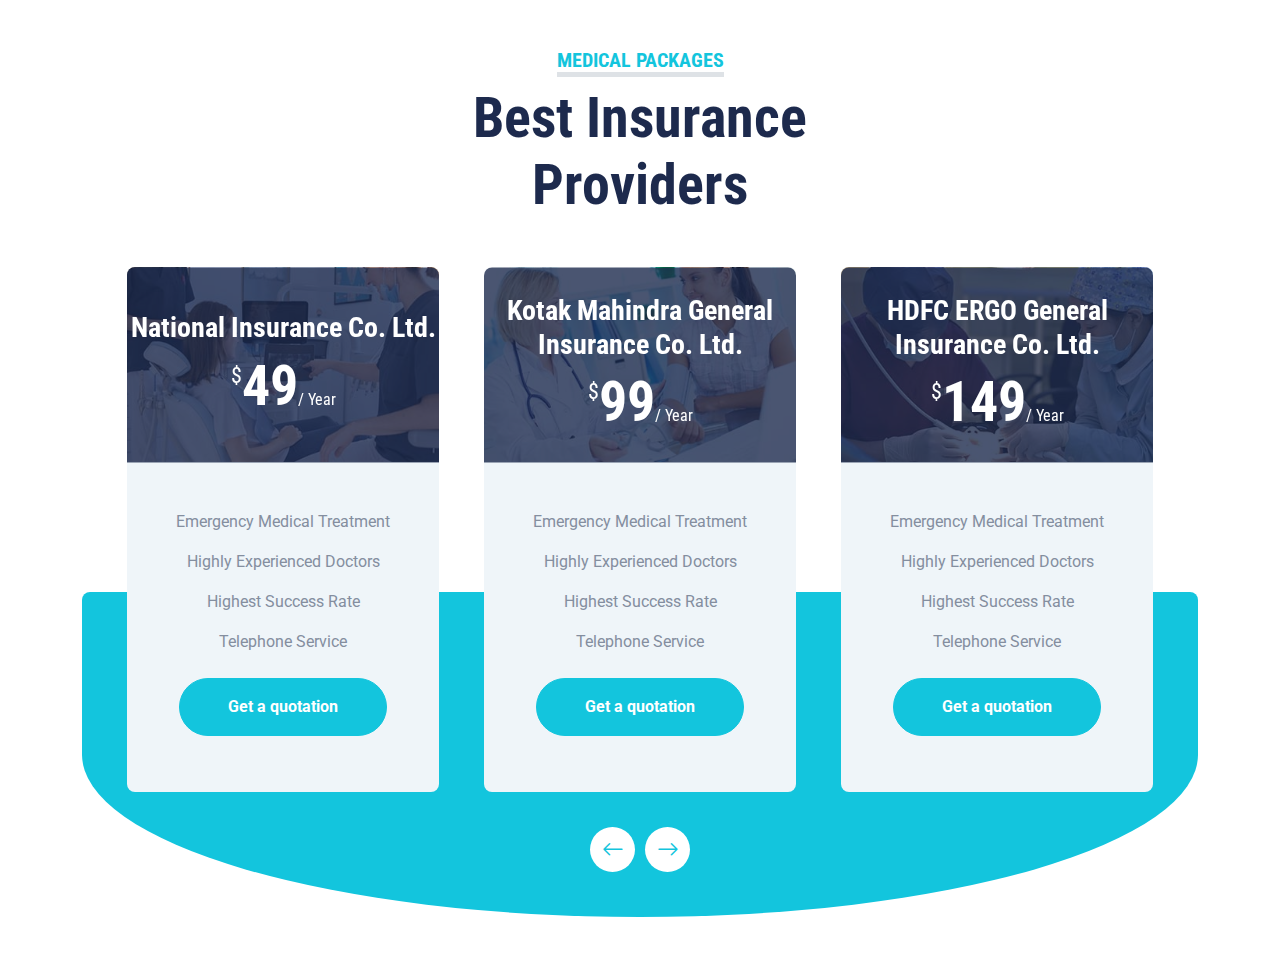
<file: insurance/index.html>
<!DOCTYPE html>
<html lang="en">

<head>
    <meta charset="utf-8">
    <title>MEDINOVA - Hospital Website Template</title>
    <meta content="width=device-width, initial-scale=1.0" name="viewport">
    <meta content="Free HTML Templates" name="keywords">
    <meta content="Free HTML Templates" name="description">

    <!-- Favicon -->
    <link href="img/favicon.ico" rel="icon">

    <!-- Google Web Fonts -->
    <link rel="preconnect" href="https://fonts.gstatic.com">
    <link
        href="https://fonts.googleapis.com/css2?family=Roboto+Condensed:wght@400;700&family=Roboto:wght@400;700&display=swap"
        rel="stylesheet">

    <!-- Icon Font Stylesheet -->
    <link href="https://cdnjs.cloudflare.com/ajax/libs/font-awesome/5.15.0/css/all.min.css" rel="stylesheet">
    <link href="https://cdn.jsdelivr.net/npm/bootstrap-icons@1.4.1/font/bootstrap-icons.css" rel="stylesheet">

    <!-- Libraries Stylesheet -->
    <link href="lib/owlcarousel/assets/owl.carousel.min.css" rel="stylesheet">
    <link href="lib/tempusdominus/css/tempusdominus-bootstrap-4.min.css" rel="stylesheet" />

    <!-- Customized Bootstrap Stylesheet -->
    <link href="css/bootstrap.min.css" rel="stylesheet">

    <!-- Template Stylesheet -->
    <link href="css/style.css" rel="stylesheet">
</head>

<body>
    <!-- Topbar Start -->
    <!-- <div class="container-fluid py-2 border-bottom d-none d-lg-block">
        <div class="container">
            <div class="row">
                <div class="col-md-6 text-center text-lg-start mb-2 mb-lg-0">
                    <div class="d-inline-flex align-items-center">
                        <a class="text-decoration-none text-body pe-3" href=""><i class="bi bi-telephone me-2"></i>+012 345 6789</a>
                        <span class="text-body">|</span>
                        <a class="text-decoration-none text-body px-3" href=""><i class="bi bi-envelope me-2"></i>info@example.com</a>
                    </div>
                </div>
                <div class="col-md-6 text-center text-lg-end">
                    <div class="d-inline-flex align-items-center">
                        <a class="text-body px-2" href="">
                            <i class="fab fa-facebook-f"></i>
                        </a>
                        <a class="text-body px-2" href="">
                            <i class="fab fa-twitter"></i>
                        </a>
                        <a class="text-body px-2" href="">
                            <i class="fab fa-linkedin-in"></i>
                        </a>
                        <a class="text-body px-2" href="">
                            <i class="fab fa-instagram"></i>
                        </a>
                        <a class="text-body ps-2" href="">
                            <i class="fab fa-youtube"></i>
                        </a>
                    </div>
                </div>
            </div>
        </div>
    </div> -->
    <!-- Topbar End -->


    <!-- Navbar Start -->
    <!-- <div class="container-fluid sticky-top bg-white shadow-sm">
        <div class="container">
            <nav class="navbar navbar-expand-lg bg-white navbar-light py-3 py-lg-0">
                <a href="index.html" class="navbar-brand">
                    <h1 class="m-0 text-uppercase text-primary"><i class="fa fa-clinic-medical me-2"></i>Medinova</h1>
                </a>
                <button class="navbar-toggler" type="button" data-bs-toggle="collapse" data-bs-target="#navbarCollapse">
                    <span class="navbar-toggler-icon"></span>
                </button>
                <div class="collapse navbar-collapse" id="navbarCollapse">
                    <div class="navbar-nav ms-auto py-0">
                        <a href="index.html" class="nav-item nav-link active">Home</a>
                        <a href="about.html" class="nav-item nav-link">About</a>
                        <a href="service.html" class="nav-item nav-link">Service</a>
                        <a href="price.html" class="nav-item nav-link">Pricing</a>
                        <div class="nav-item dropdown">
                            <a href="#" class="nav-link dropdown-toggle" data-bs-toggle="dropdown">Pages</a>
                            <div class="dropdown-menu m-0">
                                <a href="blog.html" class="dropdown-item">Blog Grid</a>
                                <a href="detail.html" class="dropdown-item">Blog Detail</a>
                                <a href="team.html" class="dropdown-item">The Team</a>
                                <a href="testimonial.html" class="dropdown-item">Testimonial</a>
                                <a href="appointment.html" class="dropdown-item">Appointment</a>
                                <a href="search.html" class="dropdown-item">Search</a>
                            </div>
                        </div>
                        <a href="contact.html" class="nav-item nav-link">Contact</a>
                    </div>
                </div>
            </nav>
        </div>
    </div> -->
    <!-- Navbar End -->


    <!-- Hero Start -->
    <!-- <div class="container-fluid bg-primary py-5 mb-5 hero-header">
        <div class="container py-5">
            <div class="row justify-content-start">
                <div class="col-lg-8 text-center text-lg-start">
                    <h5 class="d-inline-block text-primary text-uppercase border-bottom border-5" style="border-color: rgba(256, 256, 256, .3) !important;">Welcome To Medinova</h5>
                    <h1 class="display-1 text-white mb-md-4">Best Healthcare Solution In Your City</h1>
                    <div class="pt-2">
                        <a href="" class="btn btn-light rounded-pill py-md-3 px-md-5 mx-2">Find Doctor</a>
                        <a href="" class="btn btn-outline-light rounded-pill py-md-3 px-md-5 mx-2">Appointment</a>
                    </div>
                </div>
            </div>
        </div>
    </div> -->
    <!-- Hero End -->


    <!-- About Start -->
    <!-- <div class="container-fluid py-5">
        <div class="container">
            <div class="row gx-5">
                <div class="col-lg-5 mb-5 mb-lg-0" style="min-height: 500px;">
                    <div class="position-relative h-100">
                        <img class="position-absolute w-100 h-100 rounded" src="img/about.jpg" style="object-fit: cover;">
                    </div>
                </div>
                <div class="col-lg-7">
                    <div class="mb-4">
                        <h5 class="d-inline-block text-primary text-uppercase border-bottom border-5">About Us</h5>
                        <h1 class="display-4">Best Medical Care For Yourself and Your Family</h1>
                    </div>
                    <p>Tempor erat elitr at rebum at at clita aliquyam consetetur. Diam dolor diam ipsum et, tempor voluptua sit consetetur sit. Aliquyam diam amet diam et eos sadipscing labore. Clita erat ipsum et lorem et sit, sed stet no labore lorem sit. Sanctus clita duo justo et tempor consetetur takimata eirmod, dolores takimata consetetur invidunt magna dolores aliquyam dolores dolore. Amet erat amet et magna</p>
                    <div class="row g-3 pt-3">
                        <div class="col-sm-3 col-6">
                            <div class="bg-light text-center rounded-circle py-4">
                                <i class="fa fa-3x fa-user-md text-primary mb-3"></i>
                                <h6 class="mb-0">Qualified<small class="d-block text-primary">Doctors</small></h6>
                            </div>
                        </div>
                        <div class="col-sm-3 col-6">
                            <div class="bg-light text-center rounded-circle py-4">
                                <i class="fa fa-3x fa-procedures text-primary mb-3"></i>
                                <h6 class="mb-0">Emergency<small class="d-block text-primary">Services</small></h6>
                            </div>
                        </div>
                        <div class="col-sm-3 col-6">
                            <div class="bg-light text-center rounded-circle py-4">
                                <i class="fa fa-3x fa-microscope text-primary mb-3"></i>
                                <h6 class="mb-0">Accurate<small class="d-block text-primary">Testing</small></h6>
                            </div>
                        </div>
                        <div class="col-sm-3 col-6">
                            <div class="bg-light text-center rounded-circle py-4">
                                <i class="fa fa-3x fa-ambulance text-primary mb-3"></i>
                                <h6 class="mb-0">Free<small class="d-block text-primary">Ambulance</small></h6>
                            </div>
                        </div>
                    </div>
                </div>
            </div>
        </div>
    </div> -->
    <!-- About End -->


    <!-- Services Start -->
    <!-- <div class="container-fluid py-5">
        <div class="container">
            <div class="text-center mx-auto mb-5" style="max-width: 500px;">
                <h5 class="d-inline-block text-primary text-uppercase border-bottom border-5">Services</h5>
                <h1 class="display-4">Excellent Medical Services</h1>
            </div>
            <div class="row g-5">
                <div class="col-lg-4 col-md-6">
                    <div class="service-item bg-light rounded d-flex flex-column align-items-center justify-content-center text-center">
                        <div class="service-icon mb-4">
                            <i class="fa fa-2x fa-user-md text-white"></i>
                        </div>
                        <h4 class="mb-3">Emergency Care</h4>
                        <p class="m-0">Kasd dolor no lorem nonumy sit labore tempor at justo rebum rebum stet, justo elitr dolor amet sit</p>
                        <a class="btn btn-lg btn-primary rounded-pill" href="">
                            <i class="bi bi-arrow-right"></i>
                        </a>
                    </div>
                </div>
                <div class="col-lg-4 col-md-6">
                    <div class="service-item bg-light rounded d-flex flex-column align-items-center justify-content-center text-center">
                        <div class="service-icon mb-4">
                            <i class="fa fa-2x fa-procedures text-white"></i>
                        </div>
                        <h4 class="mb-3">Operation & Surgery</h4>
                        <p class="m-0">Kasd dolor no lorem nonumy sit labore tempor at justo rebum rebum stet, justo elitr dolor amet sit</p>
                        <a class="btn btn-lg btn-primary rounded-pill" href="">
                            <i class="bi bi-arrow-right"></i>
                        </a>
                    </div>
                </div>
                <div class="col-lg-4 col-md-6">
                    <div class="service-item bg-light rounded d-flex flex-column align-items-center justify-content-center text-center">
                        <div class="service-icon mb-4">
                            <i class="fa fa-2x fa-stethoscope text-white"></i>
                        </div>
                        <h4 class="mb-3">Outdoor Checkup</h4>
                        <p class="m-0">Kasd dolor no lorem nonumy sit labore tempor at justo rebum rebum stet, justo elitr dolor amet sit</p>
                        <a class="btn btn-lg btn-primary rounded-pill" href="">
                            <i class="bi bi-arrow-right"></i>
                        </a>
                    </div>
                </div>
                <div class="col-lg-4 col-md-6">
                    <div class="service-item bg-light rounded d-flex flex-column align-items-center justify-content-center text-center">
                        <div class="service-icon mb-4">
                            <i class="fa fa-2x fa-ambulance text-white"></i>
                        </div>
                        <h4 class="mb-3">Ambulance Service</h4>
                        <p class="m-0">Kasd dolor no lorem nonumy sit labore tempor at justo rebum rebum stet, justo elitr dolor amet sit</p>
                        <a class="btn btn-lg btn-primary rounded-pill" href="">
                            <i class="bi bi-arrow-right"></i>
                        </a>
                    </div>
                </div>
                <div class="col-lg-4 col-md-6">
                    <div class="service-item bg-light rounded d-flex flex-column align-items-center justify-content-center text-center">
                        <div class="service-icon mb-4">
                            <i class="fa fa-2x fa-pills text-white"></i>
                        </div>
                        <h4 class="mb-3">Medicine & Pharmacy</h4>
                        <p class="m-0">Kasd dolor no lorem nonumy sit labore tempor at justo rebum rebum stet, justo elitr dolor amet sit</p>
                        <a class="btn btn-lg btn-primary rounded-pill" href="">
                            <i class="bi bi-arrow-right"></i>
                        </a>
                    </div>
                </div>
                <div class="col-lg-4 col-md-6">
                    <div class="service-item bg-light rounded d-flex flex-column align-items-center justify-content-center text-center">
                        <div class="service-icon mb-4">
                            <i class="fa fa-2x fa-microscope text-white"></i>
                        </div>
                        <h4 class="mb-3">Blood Testing</h4>
                        <p class="m-0">Kasd dolor no lorem nonumy sit labore tempor at justo rebum rebum stet, justo elitr dolor amet sit</p>
                        <a class="btn btn-lg btn-primary rounded-pill" href="">
                            <i class="bi bi-arrow-right"></i>
                        </a>
                    </div>
                </div>
            </div>
        </div>
    </div> -->
    <!-- Services End -->


    <!-- Appointment Start -->
    <!-- <div class="container-fluid bg-primary my-5 py-5">
        <div class="container py-5">
            <div class="row gx-5">
                <div class="col-lg-6 mb-5 mb-lg-0">
                    <div class="mb-4">
                        <h5 class="d-inline-block text-white text-uppercase border-bottom border-5">Appointment</h5>
                        <h1 class="display-4">Make An Appointment For Your Family</h1>
                    </div>
                    <p class="text-white mb-5">Eirmod sed tempor lorem ut dolores. Aliquyam sit sadipscing kasd ipsum. Dolor ea et dolore et at sea ea at dolor, justo ipsum duo rebum sea invidunt voluptua. Eos vero eos vero ea et dolore eirmod et. Dolores diam duo invidunt lorem. Elitr ut dolores magna sit. Sea dolore sanctus sed et. Takimata takimata sanctus sed.</p>
                    <a class="btn btn-dark rounded-pill py-3 px-5 me-3" href="">Find Doctor</a>
                    <a class="btn btn-outline-dark rounded-pill py-3 px-5" href="">Read More</a>
                </div>
                <div class="col-lg-6">
                    <div class="bg-white text-center rounded p-5">
                        <h1 class="mb-4">Book An Appointment</h1>
                        <form>
                            <div class="row g-3">
                                <div class="col-12 col-sm-6">
                                    <select class="form-select bg-light border-0" style="height: 55px;">
                                        <option selected>Choose Department</option>
                                        <option value="1">Department 1</option>
                                        <option value="2">Department 2</option>
                                        <option value="3">Department 3</option>
                                    </select>
                                </div>
                                <div class="col-12 col-sm-6">
                                    <select class="form-select bg-light border-0" style="height: 55px;">
                                        <option selected>Select Doctor</option>
                                        <option value="1">Doctor 1</option>
                                        <option value="2">Doctor 2</option>
                                        <option value="3">Doctor 3</option>
                                    </select>
                                </div>
                                <div class="col-12 col-sm-6">
                                    <input type="text" class="form-control bg-light border-0" placeholder="Your Name" style="height: 55px;">
                                </div>
                                <div class="col-12 col-sm-6">
                                    <input type="email" class="form-control bg-light border-0" placeholder="Your Email" style="height: 55px;">
                                </div>
                                <div class="col-12 col-sm-6">
                                    <div class="date" id="date" data-target-input="nearest">
                                        <input type="text"
                                            class="form-control bg-light border-0 datetimepicker-input"
                                            placeholder="Date" data-target="#date" data-toggle="datetimepicker" style="height: 55px;">
                                    </div>
                                </div>
                                <div class="col-12 col-sm-6">
                                    <div class="time" id="time" data-target-input="nearest">
                                        <input type="text"
                                            class="form-control bg-light border-0 datetimepicker-input"
                                            placeholder="Time" data-target="#time" data-toggle="datetimepicker" style="height: 55px;">
                                    </div>
                                </div>
                                <div class="col-12">
                                    <button class="btn btn-primary w-100 py-3" type="submit">Make An Appointment</button>
                                </div>
                            </div>
                        </form>
                    </div>
                </div>
            </div>
        </div>
    </div> -->
    <!-- Appointment End -->


    <!-- Pricing Plan Start -->
    <div class="container-fluid py-5">
        <div class="container">
            <div class="text-center mx-auto mb-5" style="max-width: 500px;">
                <h5 class="d-inline-block text-primary text-uppercase border-bottom border-5">Medical Packages</h5>
                <h1 class="display-4">Best Insurance Providers</h1>
            </div>
            <div class="owl-carousel price-carousel position-relative" style="padding: 0 45px 45px 45px;">
                <div class="bg-light rounded text-center">
                    <div class="position-relative">
                        <img class="img-fluid rounded-top" src="img/price-1.jpg" alt="">
                        <div class="position-absolute w-100 h-100 top-50 start-50 translate-middle rounded-top d-flex flex-column align-items-center justify-content-center"
                            style="background: rgba(29, 42, 77, .8);">
                            <h3 class="text-white">National Insurance Co. Ltd.</h3>
                            <h1 class="display-4 text-white mb-0">
                                <small class="align-top fw-normal"
                                    style="font-size: 22px; line-height: 45px;">$</small>49<small
                                    class="align-bottom fw-normal" style="font-size: 16px; line-height: 40px;">/
                                    Year</small>
                            </h1>
                        </div>
                    </div>
                    <div class="text-center py-5">
                        <p>Emergency Medical Treatment</p>
                        <p>Highly Experienced Doctors</p>
                        <p>Highest Success Rate</p>
                        <p>Telephone Service</p>
                        <a href='./insurance_html/NIC_insurance.html'
                            class="btn btn-primary rounded-pill py-3 px-5 my-2">Get a quotation</a>
                    </div>
                </div>
                <div class="bg-light rounded text-center">
                    <div class="position-relative">
                        <img class="img-fluid rounded-top" src="img/price-2.jpg" alt="">
                        <div class="position-absolute w-100 h-100 top-50 start-50 translate-middle rounded-top d-flex flex-column align-items-center justify-content-center"
                            style="background: rgba(29, 42, 77, .8);">
                            <h3 class="text-white">Kotak Mahindra General Insurance Co. Ltd.</h3>
                            <h1 class="display-4 text-white mb-0">
                                <small class="align-top fw-normal"
                                    style="font-size: 22px; line-height: 45px;">$</small>99<small
                                    class="align-bottom fw-normal" style="font-size: 16px; line-height: 40px;">/
                                    Year</small>
                            </h1>
                        </div>
                    </div>
                    <div class="text-center py-5">
                        <p>Emergency Medical Treatment</p>
                        <p>Highly Experienced Doctors</p>
                        <p>Highest Success Rate</p>
                        <p>Telephone Service</p>
                        <a href="./insurance_html/Kotak_insurance.html"
                            class="btn btn-primary rounded-pill py-3 px-5 my-2">Get a quotation</a>
                    </div>
                </div>
                <div class="bg-light rounded text-center">
                    <div class="position-relative">
                        <img class="img-fluid rounded-top" src="img/price-3.jpg" alt="">
                        <div class="position-absolute w-100 h-100 top-50 start-50 translate-middle rounded-top d-flex flex-column align-items-center justify-content-center"
                            style="background: rgba(29, 42, 77, .8);">
                            <h3 class="text-white">HDFC ERGO General Insurance Co. Ltd.</h3>
                            <h1 class="display-4 text-white mb-0">
                                <small class="align-top fw-normal"
                                    style="font-size: 22px; line-height: 45px;">$</small>149<small
                                    class="align-bottom fw-normal" style="font-size: 16px; line-height: 40px;">/
                                    Year</small>
                            </h1>
                        </div>
                    </div>
                    <div class="text-center py-5">
                        <p>Emergency Medical Treatment</p>
                        <p>Highly Experienced Doctors</p>
                        <p>Highest Success Rate</p>
                        <p>Telephone Service</p>
                        <a href="./insurance_html/HDFC_insurance.html"
                            class="btn btn-primary rounded-pill py-3 px-5 my-2">Get a quotation</a>
                    </div>
                </div>
                <div class="bg-light rounded text-center">
                    <div class="position-relative">
                        <img class="img-fluid rounded-top" src="img/price-2.jpg" alt="">
                        <div class="position-absolute w-100 h-100 top-50 start-50 translate-middle rounded-top d-flex flex-column align-items-center justify-content-center"
                            style="background: rgba(29, 42, 77, .8);">
                            <h3 class="text-white">Bajaj Allianz General Insurance Co. Ltd.</h3>
                            <h1 class="display-4 text-white mb-0">
                                <small class="align-top fw-normal"
                                    style="font-size: 22px; line-height: 45px;">$</small>99<small
                                    class="align-bottom fw-normal" style="font-size: 16px; line-height: 40px;">/
                                    Year</small>
                            </h1>
                        </div>
                    </div>
                    <div class="text-center py-5">
                        <p>Emergency Medical Treatment</p>
                        <p>Highly Experienced Doctors</p>
                        <p>Highest Success Rate</p>
                        <p>Telephone Service</p>
                        <a href="./insurance_html/Bajaj_insurance.html"
                            class="btn btn-primary rounded-pill py-3 px-5 my-2">Get a quotation</a>
                    </div>
                </div>
                <div class="bg-light rounded text-center">
                    <div class="position-relative">
                        <img class="img-fluid rounded-top" src="img/price-4.jpg" alt="">
                        <div class="position-absolute w-100 h-100 top-50 start-50 translate-middle rounded-top d-flex flex-column align-items-center justify-content-center"
                            style="background: rgba(29, 42, 77, .8);">
                            <h3 class="text-white">SBI General Insurance Co. Ltd.</h3>
                            <h1 class="display-4 text-white mb-0">
                                <small class="align-top fw-normal"
                                    style="font-size: 22px; line-height: 45px;">$</small>199<small
                                    class="align-bottom fw-normal" style="font-size: 16px; line-height: 40px;">/
                                    Year</small>
                            </h1>
                        </div>
                    </div>
                    <div class="text-center py-5">
                        <p>Emergency Medical Treatment</p>
                        <p>Highly Experienced Doctors</p>
                        <p>Highest Success Rate</p>
                        <p>Telephone Service</p>
                        <a href="./insurance_html/SBI_insurance.html"
                            class="btn btn-primary rounded-pill py-3 px-5 my-2">Get a quotation</a>
                    </div>
                </div>
            </div>
        </div>
    </div>
    <!-- Pricing Plan End -->


    <!-- Team Start -->
    <!-- <div class="container-fluid py-5">
        <div class="container">
            <div class="text-center mx-auto mb-5" style="max-width: 500px;">
                <h5 class="d-inline-block text-primary text-uppercase border-bottom border-5">Our Doctors</h5>
                <h1 class="display-4">Qualified Healthcare Professionals</h1>
            </div>
            <div class="owl-carousel team-carousel position-relative">
                <div class="team-item">
                    <div class="row g-0 bg-light rounded overflow-hidden">
                        <div class="col-12 col-sm-5 h-100">
                            <img class="img-fluid h-100" src="img/team-1.jpg" style="object-fit: cover;">
                        </div>
                        <div class="col-12 col-sm-7 h-100 d-flex flex-column">
                            <div class="mt-auto p-4">
                                <h3>Doctor Name</h3>
                                <h6 class="fw-normal fst-italic text-primary mb-4">Cardiology Specialist</h6>
                                <p class="m-0">Dolor lorem eos dolor duo eirmod sea. Dolor sit magna rebum clita rebum dolor</p>
                            </div>
                            <div class="d-flex mt-auto border-top p-4">
                                <a class="btn btn-lg btn-primary btn-lg-square rounded-circle me-3" href="#"><i class="fab fa-twitter"></i></a>
                                <a class="btn btn-lg btn-primary btn-lg-square rounded-circle me-3" href="#"><i class="fab fa-facebook-f"></i></a>
                                <a class="btn btn-lg btn-primary btn-lg-square rounded-circle" href="#"><i class="fab fa-linkedin-in"></i></a>
                            </div>
                        </div>
                    </div>
                </div>
                <div class="team-item">
                    <div class="row g-0 bg-light rounded overflow-hidden">
                        <div class="col-12 col-sm-5 h-100">
                            <img class="img-fluid h-100" src="img/team-2.jpg" style="object-fit: cover;">
                        </div>
                        <div class="col-12 col-sm-7 h-100 d-flex flex-column">
                            <div class="mt-auto p-4">
                                <h3>Doctor Name</h3>
                                <h6 class="fw-normal fst-italic text-primary mb-4">Cardiology Specialist</h6>
                                <p class="m-0">Dolor lorem eos dolor duo eirmod sea. Dolor sit magna rebum clita rebum dolor</p>
                            </div>
                            <div class="d-flex mt-auto border-top p-4">
                                <a class="btn btn-lg btn-primary btn-lg-square rounded-circle me-3" href="#"><i class="fab fa-twitter"></i></a>
                                <a class="btn btn-lg btn-primary btn-lg-square rounded-circle me-3" href="#"><i class="fab fa-facebook-f"></i></a>
                                <a class="btn btn-lg btn-primary btn-lg-square rounded-circle" href="#"><i class="fab fa-linkedin-in"></i></a>
                            </div>
                        </div>
                    </div>
                </div>
                <div class="team-item">
                    <div class="row g-0 bg-light rounded overflow-hidden">
                        <div class="col-12 col-sm-5 h-100">
                            <img class="img-fluid h-100" src="img/team-3.jpg" style="object-fit: cover;">
                        </div>
                        <div class="col-12 col-sm-7 h-100 d-flex flex-column">
                            <div class="mt-auto p-4">
                                <h3>Doctor Name</h3>
                                <h6 class="fw-normal fst-italic text-primary mb-4">Cardiology Specialist</h6>
                                <p class="m-0">Dolor lorem eos dolor duo eirmod sea. Dolor sit magna rebum clita rebum dolor</p>
                            </div>
                            <div class="d-flex mt-auto border-top p-4">
                                <a class="btn btn-lg btn-primary btn-lg-square rounded-circle me-3" href="#"><i class="fab fa-twitter"></i></a>
                                <a class="btn btn-lg btn-primary btn-lg-square rounded-circle me-3" href="#"><i class="fab fa-facebook-f"></i></a>
                                <a class="btn btn-lg btn-primary btn-lg-square rounded-circle" href="#"><i class="fab fa-linkedin-in"></i></a>
                            </div>
                        </div>
                    </div>
                </div>
            </div>
        </div>
    </div> -->
    <!-- Team End -->


    <!-- Search Start -->
    <!-- <div class="container-fluid bg-primary my-5 py-5">
        <div class="container py-5">
            <div class="text-center mx-auto mb-5" style="max-width: 500px;">
                <h5 class="d-inline-block text-white text-uppercase border-bottom border-5">Find A Doctor</h5>
                <h1 class="display-4 mb-4">Find A Healthcare Professionals</h1>
                <h5 class="text-white fw-normal">Duo ipsum erat stet dolor sea ut nonumy tempor. Tempor duo lorem eos sit sed ipsum takimata ipsum sit est. Ipsum ea voluptua ipsum sit justo</h5>
            </div>
            <div class="mx-auto" style="width: 100%; max-width: 600px;">
                <div class="input-group">
                    <select class="form-select border-primary w-25" style="height: 60px;">
                        <option selected>Department</option>
                        <option value="1">Department 1</option>
                        <option value="2">Department 2</option>
                        <option value="3">Department 3</option>
                    </select>
                    <input type="text" class="form-control border-primary w-50" placeholder="Keyword">
                    <button class="btn btn-dark border-0 w-25">Search</button>
                </div>
            </div>
        </div>
    </div> -->
    <!-- Search End -->


    <!-- Testimonial Start -->
    <!-- <div class="container-fluid py-5">
        <div class="container">
            <div class="text-center mx-auto mb-5" style="max-width: 500px;">
                <h5 class="d-inline-block text-primary text-uppercase border-bottom border-5">Testimonial</h5>
                <h1 class="display-4">Patients Say About Our Services</h1>
            </div>
            <div class="row justify-content-center">
                <div class="col-lg-8">
                    <div class="owl-carousel testimonial-carousel">
                        <div class="testimonial-item text-center">
                            <div class="position-relative mb-5">
                                <img class="img-fluid rounded-circle mx-auto" src="img/testimonial-1.jpg" alt="">
                                <div class="position-absolute top-100 start-50 translate-middle d-flex align-items-center justify-content-center bg-white rounded-circle" style="width: 60px; height: 60px;">
                                    <i class="fa fa-quote-left fa-2x text-primary"></i>
                                </div>
                            </div>
                            <p class="fs-4 fw-normal">Dolores sed duo clita tempor justo dolor et stet lorem kasd labore dolore lorem ipsum. At lorem lorem magna ut et, nonumy et labore et tempor diam tempor erat. Erat dolor rebum sit ipsum.</p>
                            <hr class="w-25 mx-auto">
                            <h3>Patient Name</h3>
                            <h6 class="fw-normal text-primary mb-3">Profession</h6>
                        </div>
                        <div class="testimonial-item text-center">
                            <div class="position-relative mb-5">
                                <img class="img-fluid rounded-circle mx-auto" src="img/testimonial-2.jpg" alt="">
                                <div class="position-absolute top-100 start-50 translate-middle d-flex align-items-center justify-content-center bg-white rounded-circle" style="width: 60px; height: 60px;">
                                    <i class="fa fa-quote-left fa-2x text-primary"></i>
                                </div>
                            </div>
                            <p class="fs-4 fw-normal">Dolores sed duo clita tempor justo dolor et stet lorem kasd labore dolore lorem ipsum. At lorem lorem magna ut et, nonumy et labore et tempor diam tempor erat. Erat dolor rebum sit ipsum.</p>
                            <hr class="w-25 mx-auto">
                            <h3>Patient Name</h3>
                            <h6 class="fw-normal text-primary mb-3">Profession</h6>
                        </div>
                        <div class="testimonial-item text-center">
                            <div class="position-relative mb-5">
                                <img class="img-fluid rounded-circle mx-auto" src="img/testimonial-3.jpg" alt="">
                                <div class="position-absolute top-100 start-50 translate-middle d-flex align-items-center justify-content-center bg-white rounded-circle" style="width: 60px; height: 60px;">
                                    <i class="fa fa-quote-left fa-2x text-primary"></i>
                                </div>
                            </div>
                            <p class="fs-4 fw-normal">Dolores sed duo clita tempor justo dolor et stet lorem kasd labore dolore lorem ipsum. At lorem lorem magna ut et, nonumy et labore et tempor diam tempor erat. Erat dolor rebum sit ipsum.</p>
                            <hr class="w-25 mx-auto">
                            <h3>Patient Name</h3>
                            <h6 class="fw-normal text-primary mb-3">Profession</h6>
                        </div>
                    </div>
                </div>
            </div>
        </div>
    </div> -->
    <!-- Testimonial End -->


    <!-- Blog Start -->
    <!-- <div class="container-fluid py-5">
        <div class="container">
            <div class="text-center mx-auto mb-5" style="max-width: 500px;">
                <h5 class="d-inline-block text-primary text-uppercase border-bottom border-5">Blog Post</h5>
                <h1 class="display-4">Our Latest Medical Blog Posts</h1>
            </div>
            <div class="row g-5">
                <div class="col-xl-4 col-lg-6">
                    <div class="bg-light rounded overflow-hidden">
                        <img class="img-fluid w-100" src="img/blog-1.jpg" alt="">
                        <div class="p-4">
                            <a class="h3 d-block mb-3" href="">Dolor clita vero elitr sea stet dolor justo  diam</a>
                            <p class="m-0">Dolor lorem eos dolor duo et eirmod sea. Dolor sit magna
                                rebum clita rebum dolor stet amet justo</p>
                        </div>
                        <div class="d-flex justify-content-between border-top p-4">
                            <div class="d-flex align-items-center">
                                <img class="rounded-circle me-2" src="img/user.jpg" width="25" height="25" alt="">
                                <small>John Doe</small>
                            </div>
                            <div class="d-flex align-items-center">
                                <small class="ms-3"><i class="far fa-eye text-primary me-1"></i>12345</small>
                                <small class="ms-3"><i class="far fa-comment text-primary me-1"></i>123</small>
                            </div>
                        </div>
                    </div>
                </div>
                <div class="col-xl-4 col-lg-6">
                    <div class="bg-light rounded overflow-hidden">
                        <img class="img-fluid w-100" src="img/blog-2.jpg" alt="">
                        <div class="p-4">
                            <a class="h3 d-block mb-3" href="">Dolor clita vero elitr sea stet dolor justo  diam</a>
                            <p class="m-0">Dolor lorem eos dolor duo et eirmod sea. Dolor sit magna
                                rebum clita rebum dolor stet amet justo</p>
                        </div>
                        <div class="d-flex justify-content-between border-top p-4">
                            <div class="d-flex align-items-center">
                                <img class="rounded-circle me-2" src="img/user.jpg" width="25" height="25" alt="">
                                <small>John Doe</small>
                            </div>
                            <div class="d-flex align-items-center">
                                <small class="ms-3"><i class="far fa-eye text-primary me-1"></i>12345</small>
                                <small class="ms-3"><i class="far fa-comment text-primary me-1"></i>123</small>
                            </div>
                        </div>
                    </div>
                </div>
                <div class="col-xl-4 col-lg-6">
                    <div class="bg-light rounded overflow-hidden">
                        <img class="img-fluid w-100" src="img/blog-3.jpg" alt="">
                        <div class="p-4">
                            <a class="h3 d-block mb-3" href="">Dolor clita vero elitr sea stet dolor justo  diam</a>
                            <p class="m-0">Dolor lorem eos dolor duo et eirmod sea. Dolor sit magna
                                rebum clita rebum dolor stet amet justo</p>
                        </div>
                        <div class="d-flex justify-content-between border-top p-4">
                            <div class="d-flex align-items-center">
                                <img class="rounded-circle me-2" src="img/user.jpg" width="25" height="25" alt="">
                                <small>John Doe</small>
                            </div>
                            <div class="d-flex align-items-center">
                                <small class="ms-3"><i class="far fa-eye text-primary me-1"></i>12345</small>
                                <small class="ms-3"><i class="far fa-comment text-primary me-1"></i>123</small>
                            </div>
                        </div>
                    </div>
                </div>
            </div>
        </div>
    </div> -->
    <!-- Blog End -->


    <!-- Footer Start -->
    <!-- <div class="container-fluid bg-dark text-light mt-5 py-5">
        <div class="container py-5">
            <div class="row g-5">
                <div class="col-lg-3 col-md-6">
                    <h4 class="d-inline-block text-primary text-uppercase border-bottom border-5 border-secondary mb-4">Get In Touch</h4>
                    <p class="mb-4">No dolore ipsum accusam no lorem. Invidunt sed clita kasd clita et et dolor sed dolor</p>
                    <p class="mb-2"><i class="fa fa-map-marker-alt text-primary me-3"></i>123 Street, New York, USA</p>
                    <p class="mb-2"><i class="fa fa-envelope text-primary me-3"></i>info@example.com</p>
                    <p class="mb-0"><i class="fa fa-phone-alt text-primary me-3"></i>+012 345 67890</p>
                </div>
                <div class="col-lg-3 col-md-6">
                    <h4 class="d-inline-block text-primary text-uppercase border-bottom border-5 border-secondary mb-4">Quick Links</h4>
                    <div class="d-flex flex-column justify-content-start">
                        <a class="text-light mb-2" href="#"><i class="fa fa-angle-right me-2"></i>Home</a>
                        <a class="text-light mb-2" href="#"><i class="fa fa-angle-right me-2"></i>About Us</a>
                        <a class="text-light mb-2" href="#"><i class="fa fa-angle-right me-2"></i>Our Services</a>
                        <a class="text-light mb-2" href="#"><i class="fa fa-angle-right me-2"></i>Meet The Team</a>
                        <a class="text-light mb-2" href="#"><i class="fa fa-angle-right me-2"></i>Latest Blog</a>
                        <a class="text-light" href="#"><i class="fa fa-angle-right me-2"></i>Contact Us</a>
                    </div>
                </div>
                <div class="col-lg-3 col-md-6">
                    <h4 class="d-inline-block text-primary text-uppercase border-bottom border-5 border-secondary mb-4">Popular Links</h4>
                    <div class="d-flex flex-column justify-content-start">
                        <a class="text-light mb-2" href="#"><i class="fa fa-angle-right me-2"></i>Home</a>
                        <a class="text-light mb-2" href="#"><i class="fa fa-angle-right me-2"></i>About Us</a>
                        <a class="text-light mb-2" href="#"><i class="fa fa-angle-right me-2"></i>Our Services</a>
                        <a class="text-light mb-2" href="#"><i class="fa fa-angle-right me-2"></i>Meet The Team</a>
                        <a class="text-light mb-2" href="#"><i class="fa fa-angle-right me-2"></i>Latest Blog</a>
                        <a class="text-light" href="#"><i class="fa fa-angle-right me-2"></i>Contact Us</a>
                    </div>
                </div>
                <div class="col-lg-3 col-md-6">
                    <h4 class="d-inline-block text-primary text-uppercase border-bottom border-5 border-secondary mb-4">Newsletter</h4>
                    <form action="">
                        <div class="input-group">
                            <input type="text" class="form-control p-3 border-0" placeholder="Your Email Address">
                            <button class="btn btn-primary">Sign Up</button>
                        </div>
                    </form>
                    <h6 class="text-primary text-uppercase mt-4 mb-3">Follow Us</h6>
                    <div class="d-flex">
                        <a class="btn btn-lg btn-primary btn-lg-square rounded-circle me-2" href="#"><i class="fab fa-twitter"></i></a>
                        <a class="btn btn-lg btn-primary btn-lg-square rounded-circle me-2" href="#"><i class="fab fa-facebook-f"></i></a>
                        <a class="btn btn-lg btn-primary btn-lg-square rounded-circle me-2" href="#"><i class="fab fa-linkedin-in"></i></a>
                        <a class="btn btn-lg btn-primary btn-lg-square rounded-circle" href="#"><i class="fab fa-instagram"></i></a>
                    </div>
                </div>
            </div>
        </div>
    </div>
    <div class="container-fluid bg-dark text-light border-top border-secondary py-4">
        <div class="container">
            <div class="row g-5">
                <div class="col-md-6 text-center text-md-start">
                    <p class="mb-md-0">&copy; <a class="text-primary" href="#">Your Site Name</a>. All Rights Reserved.</p>
                </div>
                <div class="col-md-6 text-center text-md-end">
                    <p class="mb-0">Designed by <a class="text-primary" href="https://htmlcodex.com">HTML Codex</a></p>
                </div>
            </div>
        </div>
    </div> -->
    <!-- Footer End -->


    <!-- Back to Top -->
    <a href="#" class="btn btn-lg btn-primary btn-lg-square back-to-top"><i class="bi bi-arrow-up"></i></a>


    <!-- JavaScript Libraries -->
    <script src="https://code.jquery.com/jquery-3.4.1.min.js"></script>
    <script src="https://cdn.jsdelivr.net/npm/bootstrap@5.0.0/dist/js/bootstrap.bundle.min.js"></script>
    <script src="lib/easing/easing.min.js"></script>
    <script src="lib/waypoints/waypoints.min.js"></script>
    <script src="lib/owlcarousel/owl.carousel.min.js"></script>
    <script src="lib/tempusdominus/js/moment.min.js"></script>
    <script src="lib/tempusdominus/js/moment-timezone.min.js"></script>
    <script src="lib/tempusdominus/js/tempusdominus-bootstrap-4.min.js"></script>

    <!-- Template Javascript -->
    <script src="js/main.js"></script>
</body>

</html>
</file>
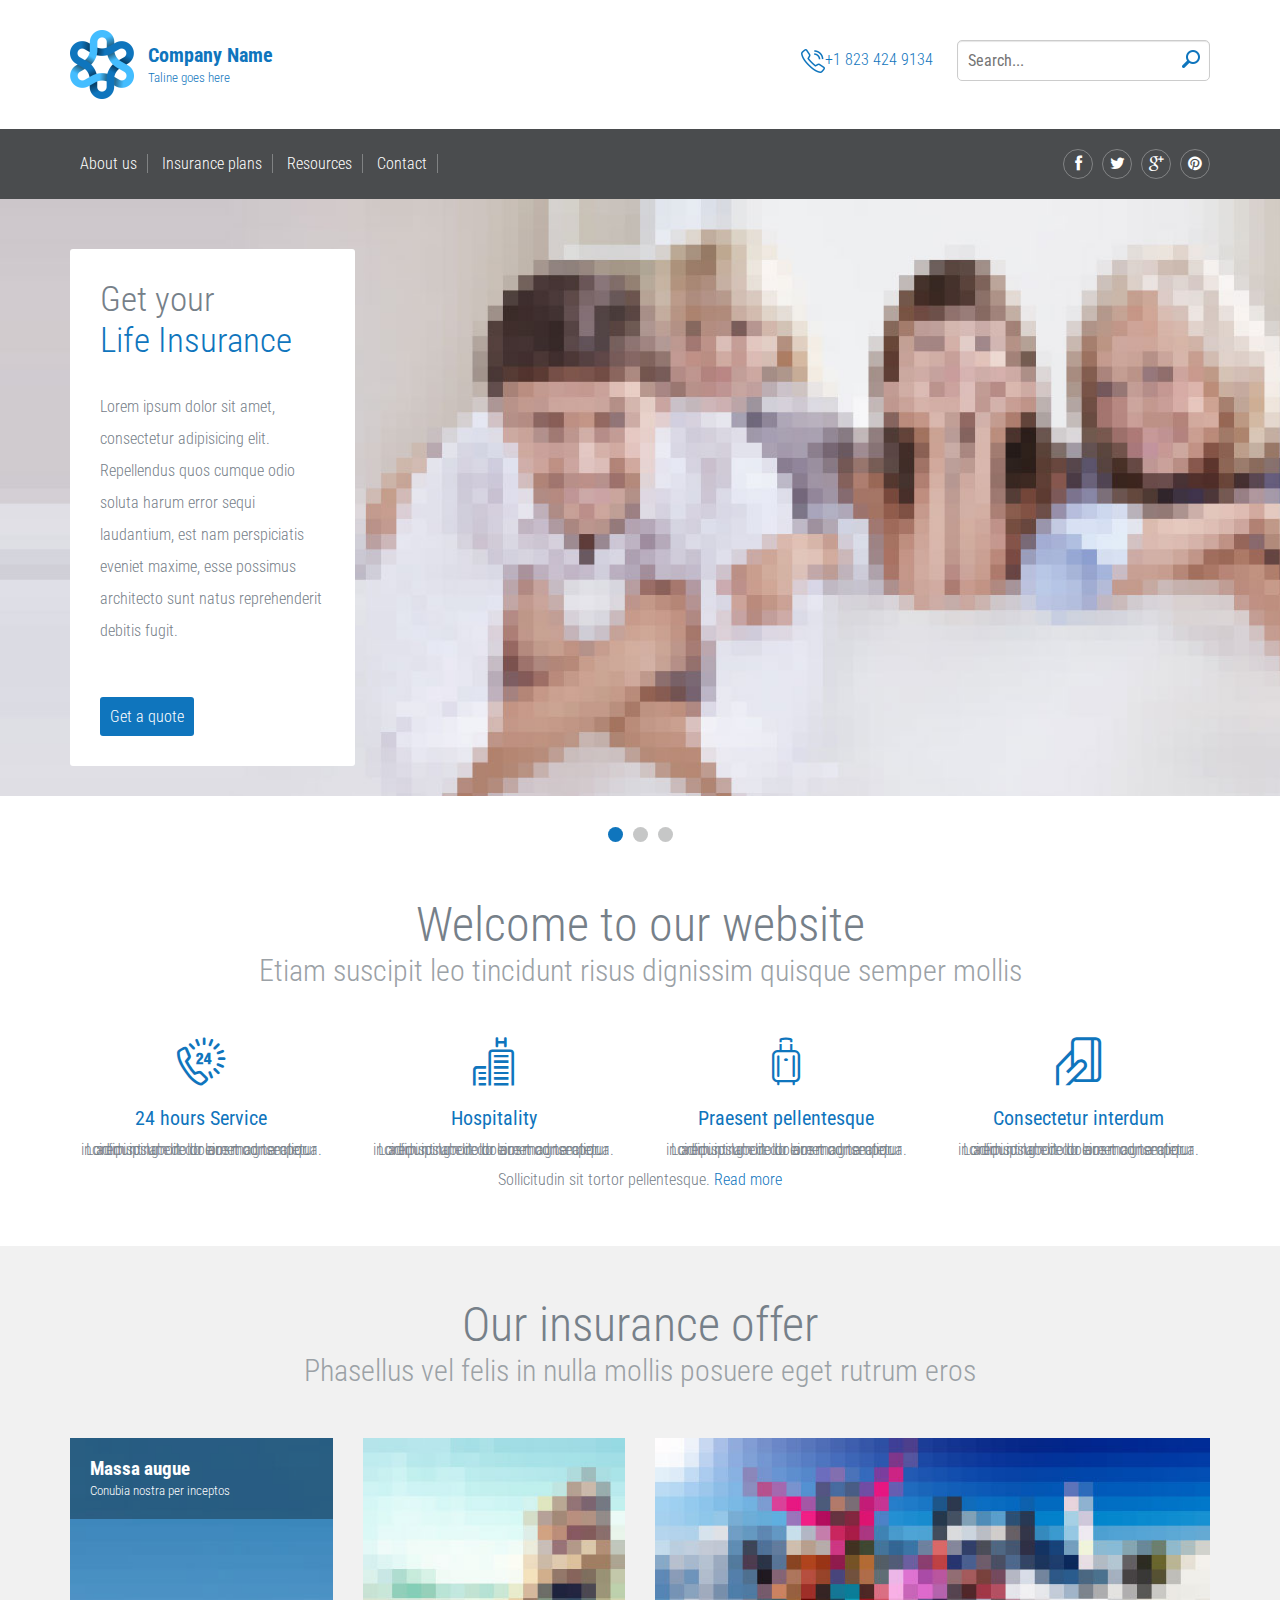
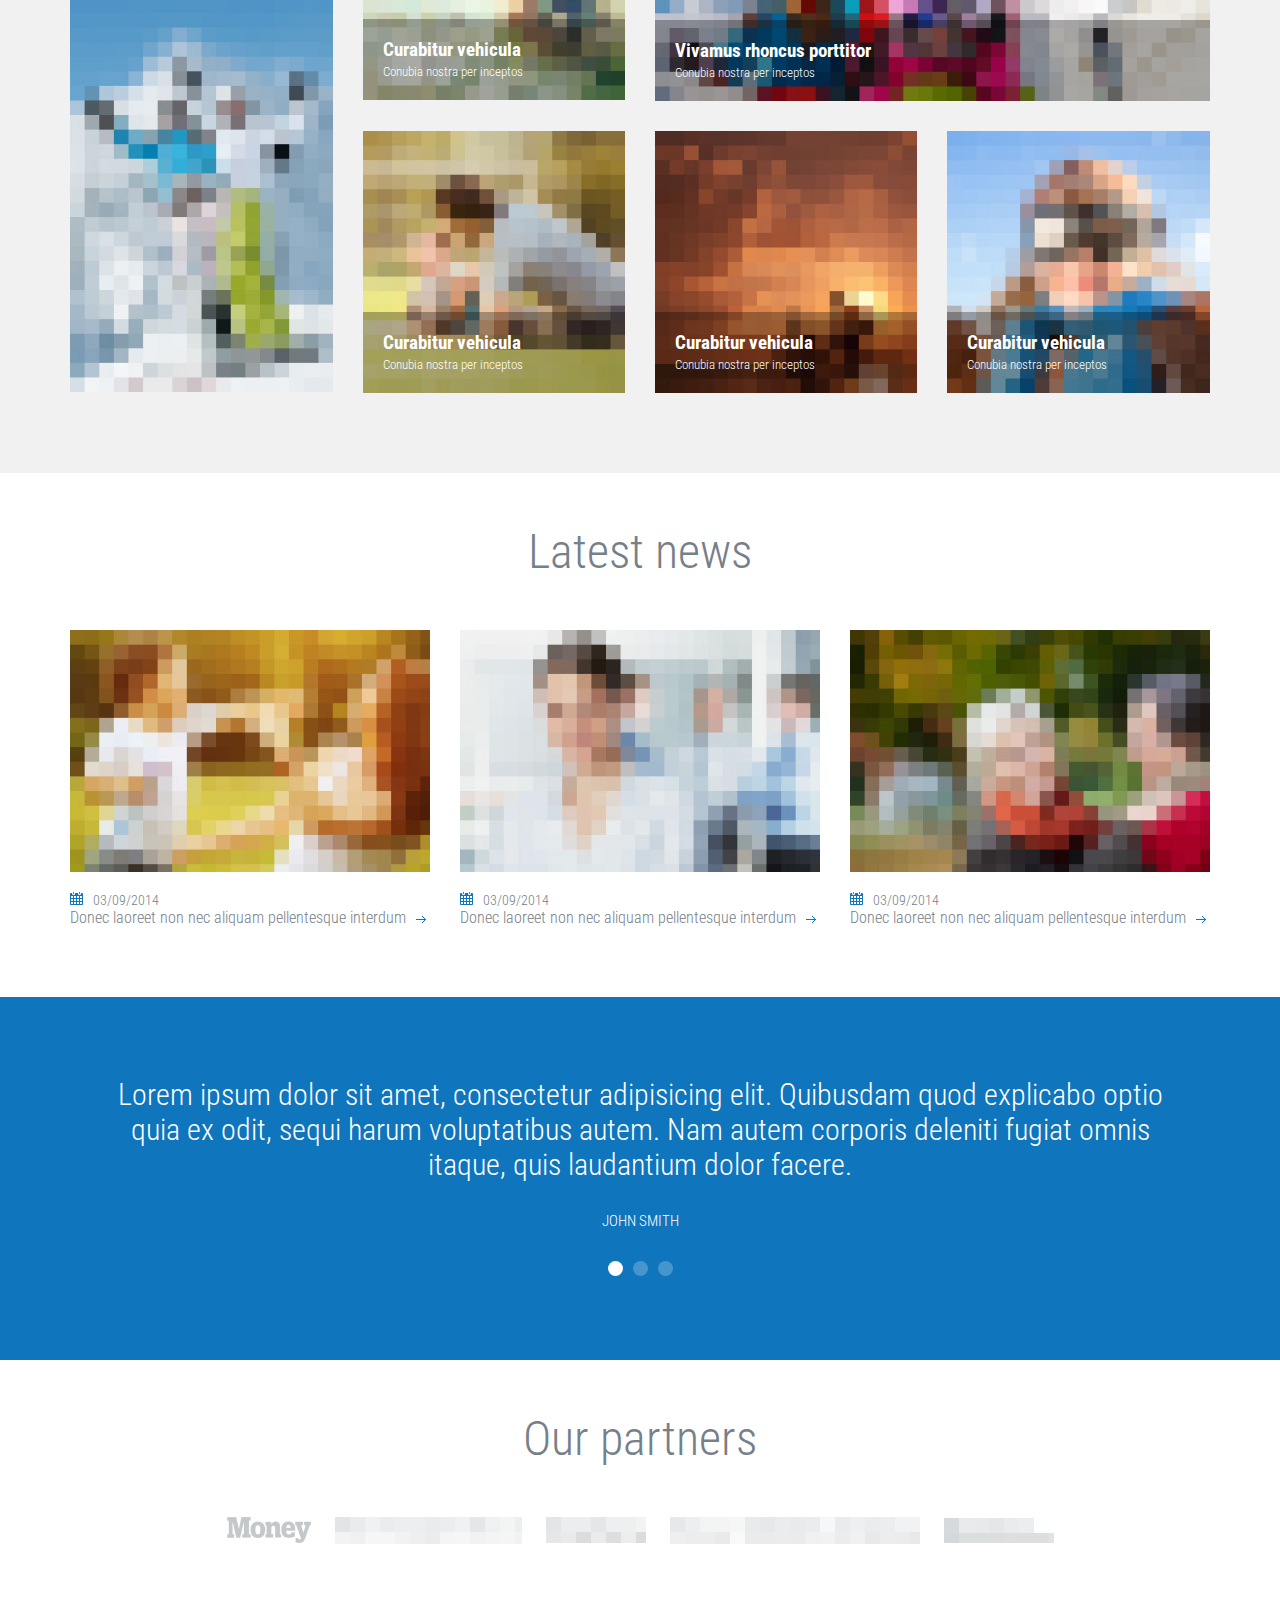
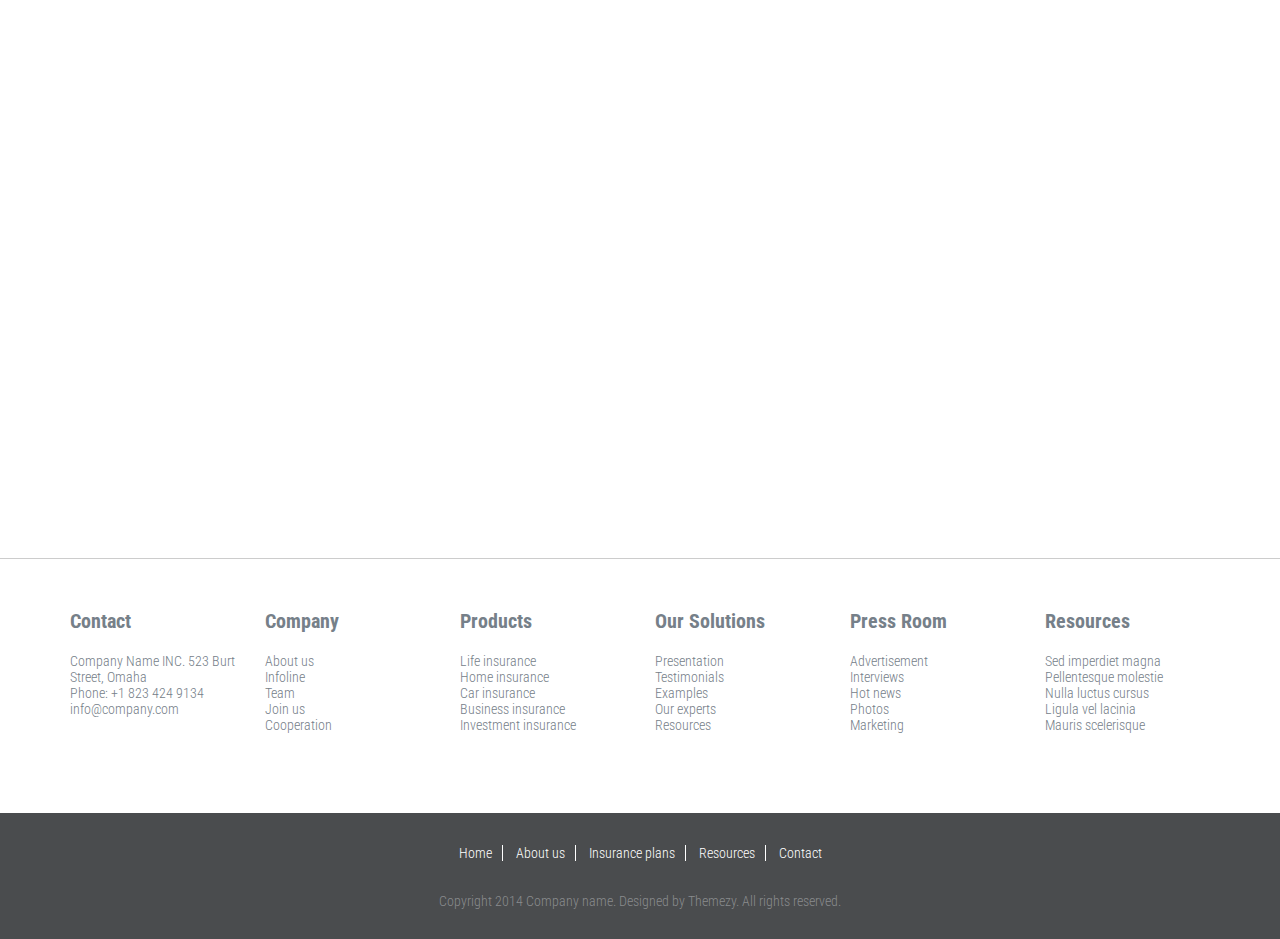
<file: insurance/insurance_html/index.html>
<!DOCTYPE html>
<html lang="en">
	<head>
		<meta charset="UTF-8">
		<meta http-equiv="X-UA-Compatible" content="IE=edge">
		<meta name="viewport" content="width=device-width, initial-scale=1.0,maximum-scale=1">
		
		<title>Insurance</title>

		<!-- Loading third party fonts -->
		<link href="http://fonts.googleapis.com/css?family=Roboto+Condensed:300,400,700|" rel="stylesheet" type="text/css">
		<link href="fonts/font-awesome.min.css" rel="stylesheet" type="text/css">
		<link href="fonts/lineo-icon/style.css" rel="stylesheet" type="text/css">

		<!-- Loading main css file -->
		<link rel="stylesheet" href="style.css">
		
		<!--[if lt IE 9]>
		<script src="js/ie-support/html5.js"></script>
		<script src="js/ie-support/respond.js"></script>
		<![endif]-->

	</head>


	<body>
		
		<div id="site-content">
			<header class="site-header">
				<div class="top-header">
					<div class="container">
						<a href="index.html" id="branding">
							<img src="images/logo.png" alt="Company Name" class="logo">
							<div class="logo-text">
								<h1 class="site-title">Company Name</h1>
								<small class="description">Taline goes here</small>
							</div>
						</a> <!-- #branding -->
					
						<div class="right-section pull-right">
							<a href="#" class="phone"><img src="images/icon-phone.png" class="icon">+1 823 424 9134</a>
					
							<form action="#" class="search-form">
								<input type="text" placeholder="Search...">
								<button type="submit"><img src="images/icon-search.png" alt=""></button>
							</form>
						</div>
					</div> 	
				</div> 
				<!-- .top-header -->

				
				<div class="bottom-header">
					<div class="container">
						<div class="main-navigation">
							<button type="button" class="menu-toggle"><i class="fa fa-bars"></i></button>
							<ul class="menu">
								<li class="menu-item"><a href="about.html">About us</a></li>
								<li class="menu-item"><a href="insurance.html">Insurance plans</a></li>
								<li class="menu-item"><a href="resource.html">Resources</a></li>
								<li class="menu-item"><a href="contact.html">Contact</a></li>
							</ul> <!-- .menu -->
						</div> <!-- .main-navigation -->
						
						<div class="social-links">
							<a href="#"><i class="fa fa-facebook"></i></a>
							<a href="#"><i class="fa fa-twitter"></i></a>
							<a href="#"><i class="fa fa-google-plus"></i></a>
							<a href="#"><i class="fa fa-pinterest"></i></a>
						</div>
						
						<div class="mobile-navigation"></div>
					</div>
				</div>
				
			</header> <!-- .site-header -->

			<div class="hero hero-slider">
				<ul class="slides">
					<li data-bg-image="dummy/slide-1.jpg">
						<div class="container">
							<div class="slide-content">
								<h2 class="slide-title">Get your <strong>Life Insurance</strong></h2>
								<p>Lorem ipsum dolor sit amet, consectetur adipisicing elit. Repellendus quos cumque odio soluta harum error sequi laudantium, est nam perspiciatis eveniet maxime, esse possimus architecto sunt natus reprehenderit debitis fugit.</p>
								<a href="#" class="button">Get a quote</a>
							</div>
						</div>
					</li>
					<li data-bg-image="dummy/slide-2.jpg">
						<div class="container">
							<div class="slide-content">
								<h2 class="slide-title">Get your <strong>Life Insurance</strong></h2>
								<p>Lorem ipsum dolor sit amet, consectetur adipisicing elit. Repellendus quos cumque odio soluta harum error sequi laudantium, est nam perspiciatis eveniet maxime, esse possimus architecto sunt natus reprehenderit debitis fugit.</p>
								<a href="#" class="button">Get a quote</a>
							</div>
						</div>
					</li>
					<li data-bg-image="dummy/slide-3.jpg">
						<div class="container">
							<div class="slide-content">
								<h2 class="slide-title">Get your <strong>Life Insurance</strong></h2>
								<p>Lorem ipsum dolor sit amet, consectetur adipisicing elit. Repellendus quos cumque odio soluta harum error sequi laudantium, est nam perspiciatis eveniet maxime, esse possimus architecto sunt natus reprehenderit debitis fugit.</p>
								<a href="#" class="button">Get a quote</a>
							</div>
						</div>
					</li>
				</ul>
			</div> <!-- .hero-slider -->

			<main class="main-content">
				<div class="fullwidth-block greet-section">
					<div class="container">
						<h2 class="section-title">Welcome to our website</h2>
						<small class="section-subtitle">Etiam suscipit leo tincidunt risus dignissim quisque semper mollis</small>

						<div class="row">
							<div class="col-md-3">
								<div class="feature">
									<i class="icon-phone-24"></i>
									<h3 class="feature-title">24 hours Service</h3>
									<p>Lorem ipsum dolor amet consectetur adipiscing elit do eiusmod tempor incididunt labore dolore magna aliqua.</p>
								</div>
							</div>
							<div class="col-md-3">
								<div class="feature">
									<i class="icon-hotel"></i>
									<h3 class="feature-title">Hospitality</h3>
									<p>Lorem ipsum dolor amet consectetur adipiscing elit do eiusmod tempor incididunt labore dolore magna aliqua.</p>
								</div>
							</div>
							<div class="col-md-3">
								<div class="feature">
									<i class="icon-luggage"></i>
									<h3 class="feature-title">Praesent pellentesque </h3>
									<p>Lorem ipsum dolor amet consectetur adipiscing elit do eiusmod tempor incididunt labore dolore magna aliqua.</p>
								</div>
							</div>
							<div class="col-md-3">
								<div class="feature">
									<i class="icon-credit-card-hand"></i>
									<h3 class="feature-title">Consectetur interdum</h3>
									<p>Lorem ipsum dolor amet consectetur adipiscing elit do eiusmod tempor incididunt labore dolore magna aliqua.</p>
								</div>
							</div>
						</div> <!-- .row -->

						<div class="text-center">
							<p>Sollicitudin sit tortor pellentesque. <a href="#">Read more</a></p>
						</div>
					</div> <!-- .container -->
				</div> <!-- .fullwidth-block -->

				<div class="fullwidth-block" data-bg-color="#f1f1f1">
					<div class="container">
						<h2 class="section-title">Our insurance offer</h2>
						<small class="section-subtitle">Phasellus vel felis in nulla mollis posuere eget rutrum eros</small>

						<div class="row">
							<div class="col-md-3">
								<div class="offer caption-top">
									<img src="dummy/offer-tall.jpg" alt="offer 1">
									<div class="caption">
										<h3 class="offer-title">Massa augue</h3>
										<small>Conubia nostra per inceptos</small>
									</div>
								</div>
							</div>
							<div class="col-md-9">
								<div class="row">
									<div class="col-md-4">
										<div class="offer caption-bottom">
											<img src="dummy/offer-1.jpg" alt="offer 2">
											<div class="caption">
												<h3 class="offer-title">Curabitur vehicula</h3>
												<small>Conubia nostra per inceptos</small>	
											</div>
										</div>
									</div>
									<div class="col-md-8">
										<div class="offer caption-bottom">
									<img src="dummy/offer-wide.jpg" alt="offer 3">
									<div class="caption">
										<h3 class="offer-title">Vivamus rhoncus porttitor</h3>
										<small>Conubia nostra per inceptos</small>
									</div>
								</div>
									</div>
								</div>
								<div class="row">
									<div class="col-md-4">
										<div class="offer caption-bottom">
											<img src="dummy/offer-2.jpg" alt="offer 2">
											<div class="caption">
												<h3 class="offer-title">Curabitur vehicula</h3>
												<small>Conubia nostra per inceptos</small>	
											</div>
										</div>
									</div>
									<div class="col-md-4">
										<div class="offer caption-bottom">
											<img src="dummy/offer-3.jpg" alt="offer 2">
											<div class="caption">
												<h3 class="offer-title">Curabitur vehicula</h3>
												<small>Conubia nostra per inceptos</small>	
											</div>
										</div>
									</div>
									<div class="col-md-4">
										<div class="offer caption-bottom">
											<img src="dummy/offer-4.jpg" alt="offer 2">
											<div class="caption">
												<h3 class="offer-title">Curabitur vehicula</h3>
												<small>Conubia nostra per inceptos</small>	
											</div>
										</div>
									</div>
								</div> <!-- .row -->
							</div> <!-- .col-md-8 -->
						</div> <!-- .row -->

					</div> <!-- .container -->
				</div> <!-- .offer-section -->

				<div class="fullwidth-block">
					<div class="container">
						<h2 class="section-title">Latest news</h2>
						<div class="row news-list">
							<div class="col-md-4">
								<div class="news">
									<figure><img src="dummy/featured-image-1.jpg" alt=""></figure>
									<div class="date"><img src="images/icon-calendar.png" alt="">03/09/2014</div>
									<h2 class="entry-title"><a href="#">Donec laoreet non nec aliquam pellentesque interdum</a></h2>
								</div>
							</div>
							<div class="col-md-4">
								<div class="news">
									<figure><img src="dummy/featured-image-2.jpg" alt=""></figure>
									<div class="date"><img src="images/icon-calendar.png" alt="">03/09/2014</div>
									<h2 class="entry-title"><a href="#">Donec laoreet non nec aliquam pellentesque interdum</a></h2>
								</div>
							</div>
							<div class="col-md-4">
								<div class="news">
									<figure><img src="dummy/featured-image-3.jpg" alt=""></figure>
									<div class="date"><img src="images/icon-calendar.png" alt="">03/09/2014</div>
									<h2 class="entry-title"><a href="#">Donec laoreet non nec aliquam pellentesque interdum</a></h2>
								</div>
							</div>
						</div> <!-- .row -->
					</div> <!-- .container -->
				</div> <!-- .latest-news-section -->

				<div class="fullwidth-block" data-bg-color="#0f75bd">
					<div class="container">
						<div class="testimonial-slider">
							<ul class="slides">
								<li>
									<blockquote>Lorem ipsum dolor sit amet, consectetur adipisicing elit. Quibusdam quod explicabo optio quia ex odit, sequi harum voluptatibus autem. Nam autem corporis deleniti fugiat omnis itaque, quis laudantium dolor facere.<cite>John Smith</cite></blockquote>
								</li>
								<li>
									<blockquote>At doloremque, itaque molestias neque nesciunt placeat aspernatur veniam fugit enim, dolor, repudiandae a. Laborum optio dolorum qui maxime doloribus eligendi in enim minima quo? Quis tenetur eos, libero exercitationem.<cite>John Smith</cite></blockquote>
								</li>
								<li>
									<blockquote>Ipsam nesciunt velit voluptatem? Voluptas amet, porro eaque asperiores magni rerum vitae nulla inventore, numquam facilis doloribus placeat iure suscipit adipisci dolores modi saepe deserunt nisi. Nam, illum aperiam velit.<cite>John Smith</cite></blockquote>
								</li>
							</ul>
						</div>
					</div> <!-- .container -->
				</div> <!-- .fullwidth-block -->

				<div class="fullwidth-block">
					<div class="container">
						<h2 class="section-title">Our partners</h2>

						<div class="partners">
							<a href="#"><img src="dummy/money-logo.png" alt=""></a>
							<a href="#"><img src="dummy/nyt-logo.png" alt=""></a>
							<a href="#"><img src="dummy/forbes-logo.png" alt=""></a>
							<a href="#"><img src="dummy/wsj-logo.png" alt=""></a>
							<a href="#"><img src="dummy/bbs-logo.png" alt=""></a>
						</div> <!-- .partners -->
					</div> <!-- .container -->
				</div> <!-- .fullwidth-block -->

				<div class="fullwidth-block">
					<div class="map"></div>
				</div>
			</main>

			<div class="site-footer">
				<div class="widget-area">
					<div class="container">
						<div class="row">
							<div class="col-xs-12 col-sm-4 col-md-2">
								<div class="widget">
									<h3 class="widget-title">Contact</h3>
									<address> Company Name INC. 523 Burt Street, Omaha
									</address>
									<a href="#">Phone: +1 823 424 9134</a>
									<a href="mailto:info@company.com">info@company.com</a>
								</div>
							</div>
							<div class="col-xs-12 col-sm-4 col-md-2">
								<div class="widget">
									<h3 class="widget-title">Company</h3>
									<ul class="no-bullet">
										<li><a href="#">About us</a></li>
										<li><a href="#">Infoline</a></li>
										<li><a href="#">Team</a></li>
										<li><a href="#">Join us</a></li>
										<li><a href="#">Cooperation</a></li>
									</ul>
								</div>
							</div>
							<div class="col-xs-12 col-sm-4 col-md-2">
								<div class="widget">
									<h3 class="widget-title">Products</h3>
									<ul class="no-bullet">
										<li><a href="#">Life insurance</a></li>
										<li><a href="#">Home insurance</a></li>
										<li><a href="#">Car insurance</a></li>
										<li><a href="#">Business insurance</a></li>
										<li><a href="#">Investment insurance</a></li>
									</ul>
								</div>
							</div>
							<div class="col-xs-12 col-sm-4 col-md-2">
								<div class="widget">
									<h3 class="widget-title">Our Solutions</h3>
									<ul class="no-bullet">
										<li><a href="#">Presentation</a></li>
										<li><a href="#">Testimonials</a></li>
										<li><a href="#">Examples</a></li>
										<li><a href="#">Our experts</a></li>
										<li><a href="#">Resources</a></li>
									</ul>
								</div>
							</div>
							<div class="col-xs-12 col-sm-4 col-md-2">
								<div class="widget">
									<h3 class="widget-title">Press Room</h3>
									<ul class="no-bullet">
									<li><a href="#">Advertisement</a></li>
									<li><a href="#">Interviews</a></li>
									<li><a href="#">Hot news</a></li>
									<li><a href="#">Photos</a></li>
									<li><a href="#">Marketing</a></li>
									</ul>
								</div>
							</div>
							<div class="col-xs-12 col-sm-4 col-md-2">
								<div class="widget">
									<h3 class="widget-title">Resources</h3>
									<ul class="no-bullet">
										<li><a href="#">Sed imperdiet magna</a></li>
										<li><a href="#">Pellentesque molestie</a></li>
										<li><a href="#">Nulla luctus cursus</a></li>
										<li><a href="#">Ligula vel lacinia</a></li>
										<li><a href="#">Mauris scelerisque</a></li>
									</ul>
								</div>
							</div>
						</div>
					</div>
				</div>

				<div class="bottom-footer">
					<div class="container">
						<nav class="footer-navigation">
							<a href="#">Home</a>
							<a href="#">About us</a>
							<a href="#">Insurance plans</a>
							<a href="#">Resources</a>
							<a href="#">Contact</a>
						</nav>

						<div class="colophon">Copyright 2014 Company name. Designed by Themezy. All rights reserved.</div>
					</div>
				</div>
			</div>
		</div>

		<script src="js/jquery-1.11.1.min.js"></script>
		<script src="http://maps.google.com/maps/api/js?sensor=false&amp;language=en"></script>
		<script src="js/plugins.js"></script>
		<script src="js/app.js"></script>
		
	</body>

</html>
</file>
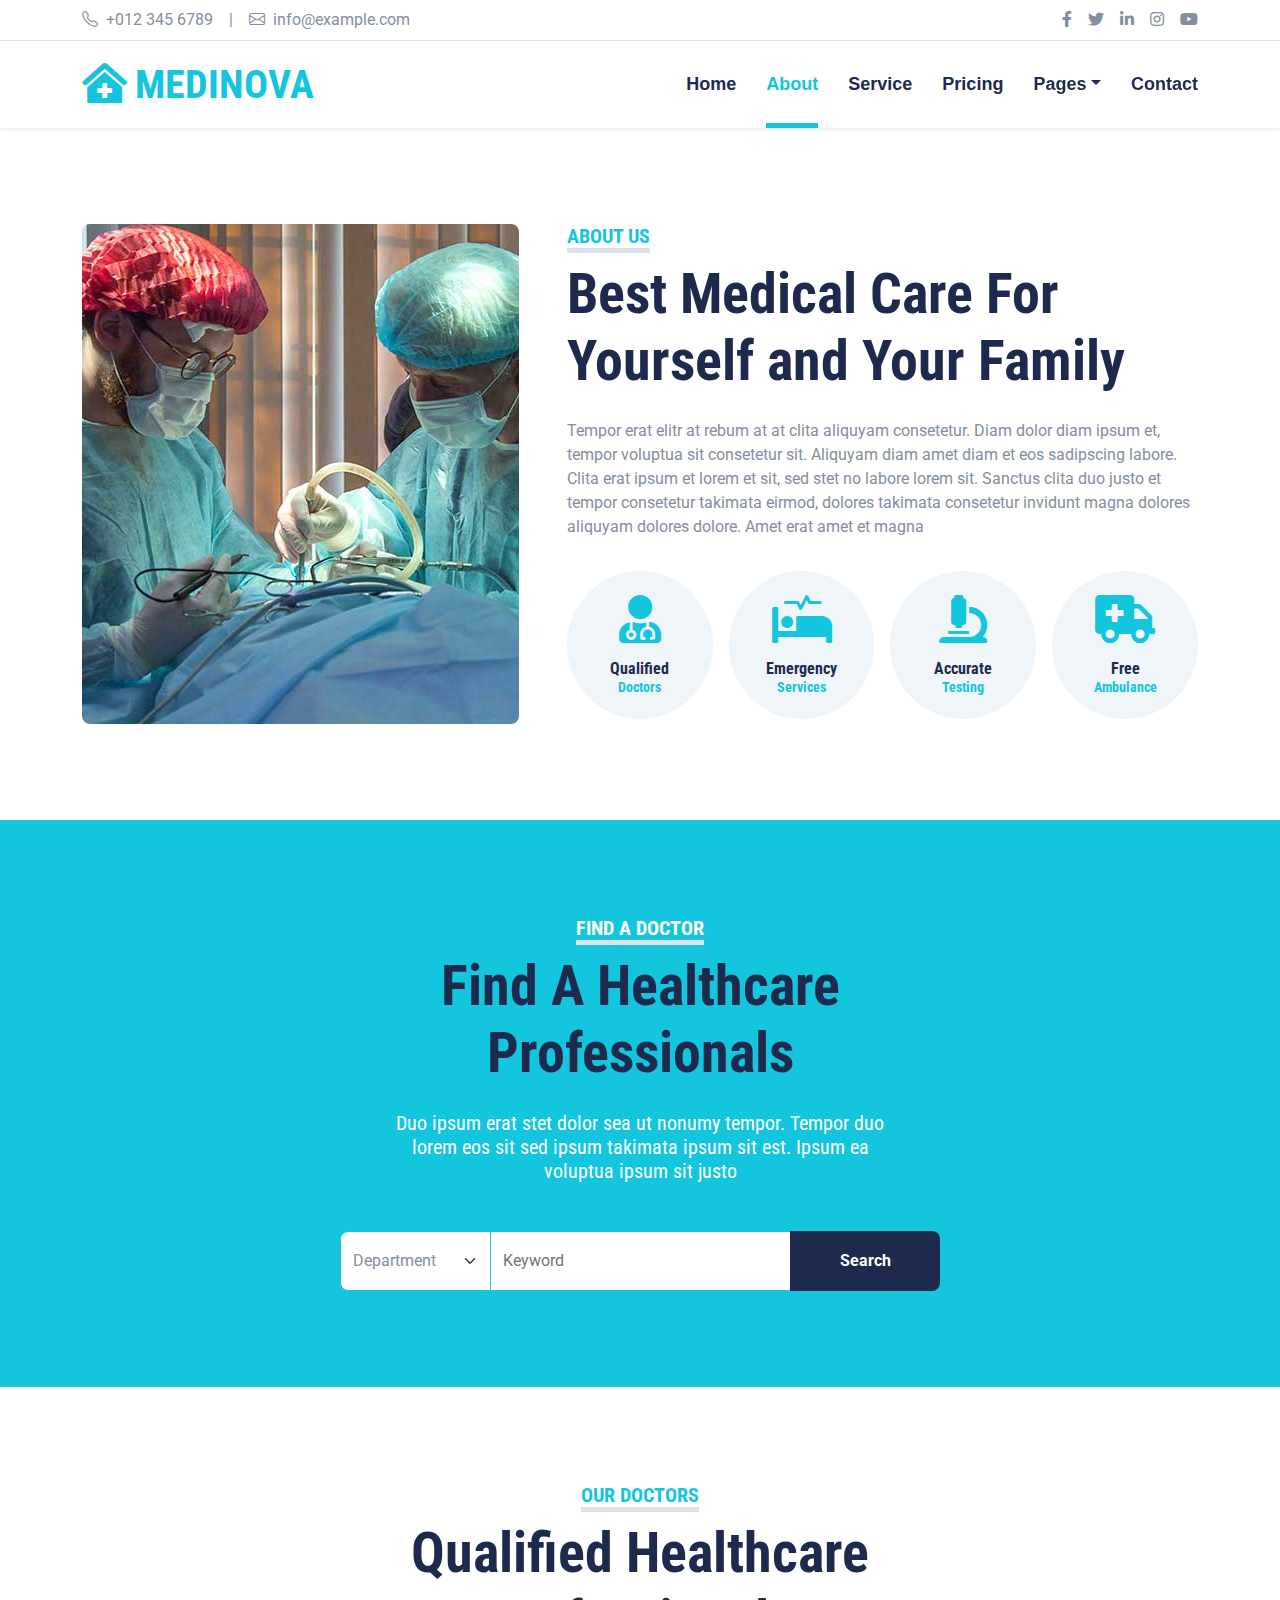
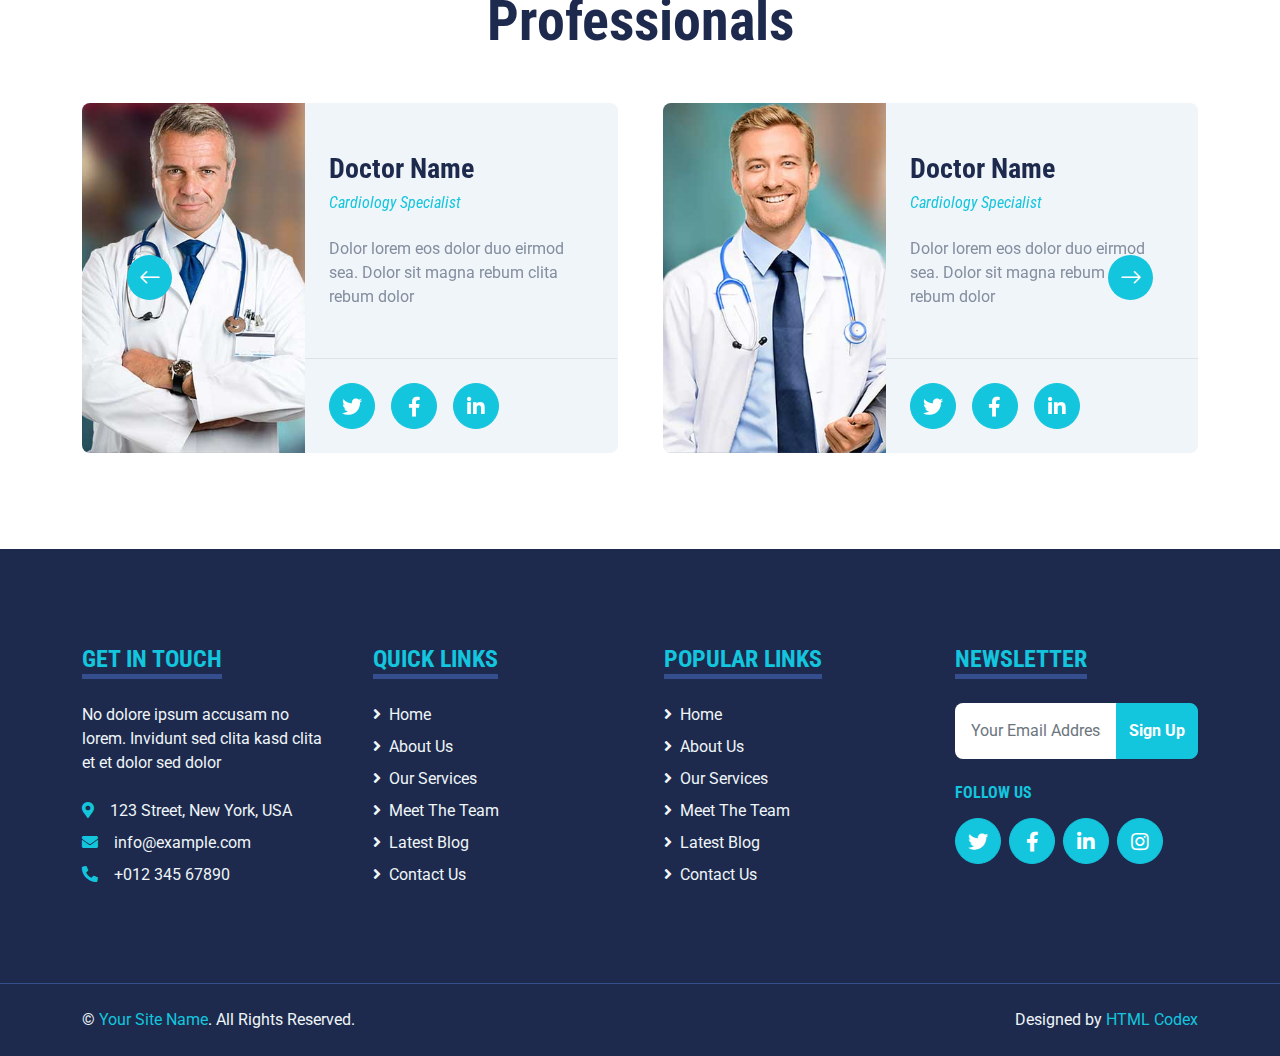
<file: insurance/about.html>
<!DOCTYPE html>
<html lang="en">

<head>
    <meta charset="utf-8">
    <title>MEDINOVA - Hospital Website Template</title>
    <meta content="width=device-width, initial-scale=1.0" name="viewport">
    <meta content="Free HTML Templates" name="keywords">
    <meta content="Free HTML Templates" name="description">

    <!-- Favicon -->
    <link href="img/favicon.ico" rel="icon">

    <!-- Google Web Fonts -->
    <link rel="preconnect" href="https://fonts.gstatic.com">
    <link href="https://fonts.googleapis.com/css2?family=Roboto+Condensed:wght@400;700&family=Roboto:wght@400;700&display=swap" rel="stylesheet">  

    <!-- Icon Font Stylesheet -->
    <link href="https://cdnjs.cloudflare.com/ajax/libs/font-awesome/5.15.0/css/all.min.css" rel="stylesheet">
    <link href="https://cdn.jsdelivr.net/npm/bootstrap-icons@1.4.1/font/bootstrap-icons.css" rel="stylesheet">

    <!-- Libraries Stylesheet -->
    <link href="lib/owlcarousel/assets/owl.carousel.min.css" rel="stylesheet">
    <link href="lib/tempusdominus/css/tempusdominus-bootstrap-4.min.css" rel="stylesheet" />

    <!-- Customized Bootstrap Stylesheet -->
    <link href="css/bootstrap.min.css" rel="stylesheet">

    <!-- Template Stylesheet -->
    <link href="css/style.css" rel="stylesheet">
</head>

<body>
    <!-- Topbar Start -->
    <div class="container-fluid py-2 border-bottom d-none d-lg-block">
        <div class="container">
            <div class="row">
                <div class="col-md-6 text-center text-lg-start mb-2 mb-lg-0">
                    <div class="d-inline-flex align-items-center">
                        <a class="text-decoration-none text-body pe-3" href=""><i class="bi bi-telephone me-2"></i>+012 345 6789</a>
                        <span class="text-body">|</span>
                        <a class="text-decoration-none text-body px-3" href=""><i class="bi bi-envelope me-2"></i>info@example.com</a>
                    </div>
                </div>
                <div class="col-md-6 text-center text-lg-end">
                    <div class="d-inline-flex align-items-center">
                        <a class="text-body px-2" href="">
                            <i class="fab fa-facebook-f"></i>
                        </a>
                        <a class="text-body px-2" href="">
                            <i class="fab fa-twitter"></i>
                        </a>
                        <a class="text-body px-2" href="">
                            <i class="fab fa-linkedin-in"></i>
                        </a>
                        <a class="text-body px-2" href="">
                            <i class="fab fa-instagram"></i>
                        </a>
                        <a class="text-body ps-2" href="">
                            <i class="fab fa-youtube"></i>
                        </a>
                    </div>
                </div>
            </div>
        </div>
    </div>
    <!-- Topbar End -->


    <!-- Navbar Start -->
    <div class="container-fluid sticky-top bg-white shadow-sm mb-5">
        <div class="container">
            <nav class="navbar navbar-expand-lg bg-white navbar-light py-3 py-lg-0">
                <a href="index.html" class="navbar-brand">
                    <h1 class="m-0 text-uppercase text-primary"><i class="fa fa-clinic-medical me-2"></i>Medinova</h1>
                </a>
                <button class="navbar-toggler" type="button" data-bs-toggle="collapse" data-bs-target="#navbarCollapse">
                    <span class="navbar-toggler-icon"></span>
                </button>
                <div class="collapse navbar-collapse" id="navbarCollapse">
                    <div class="navbar-nav ms-auto py-0">
                        <a href="index.html" class="nav-item nav-link">Home</a>
                        <a href="about.html" class="nav-item nav-link active">About</a>
                        <a href="service.html" class="nav-item nav-link">Service</a>
                        <a href="price.html" class="nav-item nav-link">Pricing</a>
                        <div class="nav-item dropdown">
                            <a href="#" class="nav-link dropdown-toggle" data-bs-toggle="dropdown">Pages</a>
                            <div class="dropdown-menu m-0">
                                <a href="blog.html" class="dropdown-item">Blog Grid</a>
                                <a href="detail.html" class="dropdown-item">Blog Detail</a>
                                <a href="team.html" class="dropdown-item">The Team</a>
                                <a href="testimonial.html" class="dropdown-item">Testimonial</a>
                                <a href="appointment.html" class="dropdown-item">Appointment</a>
                                <a href="search.html" class="dropdown-item">Search</a>
                            </div>
                        </div>
                        <a href="contact.html" class="nav-item nav-link">Contact</a>
                    </div>
                </div>
            </nav>
        </div>
    </div>
    <!-- Navbar End -->


    <!-- About Start -->
    <div class="container-fluid py-5">
        <div class="container">
            <div class="row gx-5">
                <div class="col-lg-5 mb-5 mb-lg-0" style="min-height: 500px;">
                    <div class="position-relative h-100">
                        <img class="position-absolute w-100 h-100 rounded" src="img/about.jpg" style="object-fit: cover;">
                    </div>
                </div>
                <div class="col-lg-7">
                    <div class="mb-4">
                        <h5 class="d-inline-block text-primary text-uppercase border-bottom border-5">About Us</h5>
                        <h1 class="display-4">Best Medical Care For Yourself and Your Family</h1>
                    </div>
                    <p>Tempor erat elitr at rebum at at clita aliquyam consetetur. Diam dolor diam ipsum et, tempor voluptua sit consetetur sit. Aliquyam diam amet diam et eos sadipscing labore. Clita erat ipsum et lorem et sit, sed stet no labore lorem sit. Sanctus clita duo justo et tempor consetetur takimata eirmod, dolores takimata consetetur invidunt magna dolores aliquyam dolores dolore. Amet erat amet et magna</p>
                    <div class="row g-3 pt-3">
                        <div class="col-sm-3 col-6">
                            <div class="bg-light text-center rounded-circle py-4">
                                <i class="fa fa-3x fa-user-md text-primary mb-3"></i>
                                <h6 class="mb-0">Qualified<small class="d-block text-primary">Doctors</small></h6>
                            </div>
                        </div>
                        <div class="col-sm-3 col-6">
                            <div class="bg-light text-center rounded-circle py-4">
                                <i class="fa fa-3x fa-procedures text-primary mb-3"></i>
                                <h6 class="mb-0">Emergency<small class="d-block text-primary">Services</small></h6>
                            </div>
                        </div>
                        <div class="col-sm-3 col-6">
                            <div class="bg-light text-center rounded-circle py-4">
                                <i class="fa fa-3x fa-microscope text-primary mb-3"></i>
                                <h6 class="mb-0">Accurate<small class="d-block text-primary">Testing</small></h6>
                            </div>
                        </div>
                        <div class="col-sm-3 col-6">
                            <div class="bg-light text-center rounded-circle py-4">
                                <i class="fa fa-3x fa-ambulance text-primary mb-3"></i>
                                <h6 class="mb-0">Free<small class="d-block text-primary">Ambulance</small></h6>
                            </div>
                        </div>
                    </div>
                </div>
            </div>
        </div>
    </div>
    <!-- About End -->


    <!-- Search Start -->
    <div class="container-fluid bg-primary my-5 py-5">
        <div class="container py-5">
            <div class="text-center mx-auto mb-5" style="max-width: 500px;">
                <h5 class="d-inline-block text-white text-uppercase border-bottom border-5">Find A Doctor</h5>
                <h1 class="display-4 mb-4">Find A Healthcare Professionals</h1>
                <h5 class="text-white fw-normal">Duo ipsum erat stet dolor sea ut nonumy tempor. Tempor duo lorem eos sit sed ipsum takimata ipsum sit est. Ipsum ea voluptua ipsum sit justo</h5>
            </div>
            <div class="mx-auto" style="width: 100%; max-width: 600px;">
                <div class="input-group">
                    <select class="form-select border-primary w-25" style="height: 60px;">
                        <option selected>Department</option>
                        <option value="1">Department 1</option>
                        <option value="2">Department 2</option>
                        <option value="3">Department 3</option>
                    </select>
                    <input type="text" class="form-control border-primary w-50" placeholder="Keyword">
                    <button class="btn btn-dark border-0 w-25">Search</button>
                </div>
            </div>
        </div>
    </div>
    <!-- Search End -->


    <!-- Team Start -->
    <div class="container-fluid py-5">
        <div class="container">
            <div class="text-center mx-auto mb-5" style="max-width: 500px;">
                <h5 class="d-inline-block text-primary text-uppercase border-bottom border-5">Our Doctors</h5>
                <h1 class="display-4">Qualified Healthcare Professionals</h1>
            </div>
            <div class="owl-carousel team-carousel position-relative">
                <div class="team-item">
                    <div class="row g-0 bg-light rounded overflow-hidden">
                        <div class="col-12 col-sm-5 h-100">
                            <img class="img-fluid h-100" src="img/team-1.jpg" style="object-fit: cover;">
                        </div>
                        <div class="col-12 col-sm-7 h-100 d-flex flex-column">
                            <div class="mt-auto p-4">
                                <h3>Doctor Name</h3>
                                <h6 class="fw-normal fst-italic text-primary mb-4">Cardiology Specialist</h6>
                                <p class="m-0">Dolor lorem eos dolor duo eirmod sea. Dolor sit magna rebum clita rebum dolor</p>
                            </div>
                            <div class="d-flex mt-auto border-top p-4">
                                <a class="btn btn-lg btn-primary btn-lg-square rounded-circle me-3" href="#"><i class="fab fa-twitter"></i></a>
                                <a class="btn btn-lg btn-primary btn-lg-square rounded-circle me-3" href="#"><i class="fab fa-facebook-f"></i></a>
                                <a class="btn btn-lg btn-primary btn-lg-square rounded-circle" href="#"><i class="fab fa-linkedin-in"></i></a>
                            </div>
                        </div>
                    </div>
                </div>
                <div class="team-item">
                    <div class="row g-0 bg-light rounded overflow-hidden">
                        <div class="col-12 col-sm-5 h-100">
                            <img class="img-fluid h-100" src="img/team-2.jpg" style="object-fit: cover;">
                        </div>
                        <div class="col-12 col-sm-7 h-100 d-flex flex-column">
                            <div class="mt-auto p-4">
                                <h3>Doctor Name</h3>
                                <h6 class="fw-normal fst-italic text-primary mb-4">Cardiology Specialist</h6>
                                <p class="m-0">Dolor lorem eos dolor duo eirmod sea. Dolor sit magna rebum clita rebum dolor</p>
                            </div>
                            <div class="d-flex mt-auto border-top p-4">
                                <a class="btn btn-lg btn-primary btn-lg-square rounded-circle me-3" href="#"><i class="fab fa-twitter"></i></a>
                                <a class="btn btn-lg btn-primary btn-lg-square rounded-circle me-3" href="#"><i class="fab fa-facebook-f"></i></a>
                                <a class="btn btn-lg btn-primary btn-lg-square rounded-circle" href="#"><i class="fab fa-linkedin-in"></i></a>
                            </div>
                        </div>
                    </div>
                </div>
                <div class="team-item">
                    <div class="row g-0 bg-light rounded overflow-hidden">
                        <div class="col-12 col-sm-5 h-100">
                            <img class="img-fluid h-100" src="img/team-3.jpg" style="object-fit: cover;">
                        </div>
                        <div class="col-12 col-sm-7 h-100 d-flex flex-column">
                            <div class="mt-auto p-4">
                                <h3>Doctor Name</h3>
                                <h6 class="fw-normal fst-italic text-primary mb-4">Cardiology Specialist</h6>
                                <p class="m-0">Dolor lorem eos dolor duo eirmod sea. Dolor sit magna rebum clita rebum dolor</p>
                            </div>
                            <div class="d-flex mt-auto border-top p-4">
                                <a class="btn btn-lg btn-primary btn-lg-square rounded-circle me-3" href="#"><i class="fab fa-twitter"></i></a>
                                <a class="btn btn-lg btn-primary btn-lg-square rounded-circle me-3" href="#"><i class="fab fa-facebook-f"></i></a>
                                <a class="btn btn-lg btn-primary btn-lg-square rounded-circle" href="#"><i class="fab fa-linkedin-in"></i></a>
                            </div>
                        </div>
                    </div>
                </div>
            </div>
        </div>
    </div>
    <!-- Team End -->


    <!-- Footer Start -->
    <div class="container-fluid bg-dark text-light mt-5 py-5">
        <div class="container py-5">
            <div class="row g-5">
                <div class="col-lg-3 col-md-6">
                    <h4 class="d-inline-block text-primary text-uppercase border-bottom border-5 border-secondary mb-4">Get In Touch</h4>
                    <p class="mb-4">No dolore ipsum accusam no lorem. Invidunt sed clita kasd clita et et dolor sed dolor</p>
                    <p class="mb-2"><i class="fa fa-map-marker-alt text-primary me-3"></i>123 Street, New York, USA</p>
                    <p class="mb-2"><i class="fa fa-envelope text-primary me-3"></i>info@example.com</p>
                    <p class="mb-0"><i class="fa fa-phone-alt text-primary me-3"></i>+012 345 67890</p>
                </div>
                <div class="col-lg-3 col-md-6">
                    <h4 class="d-inline-block text-primary text-uppercase border-bottom border-5 border-secondary mb-4">Quick Links</h4>
                    <div class="d-flex flex-column justify-content-start">
                        <a class="text-light mb-2" href="#"><i class="fa fa-angle-right me-2"></i>Home</a>
                        <a class="text-light mb-2" href="#"><i class="fa fa-angle-right me-2"></i>About Us</a>
                        <a class="text-light mb-2" href="#"><i class="fa fa-angle-right me-2"></i>Our Services</a>
                        <a class="text-light mb-2" href="#"><i class="fa fa-angle-right me-2"></i>Meet The Team</a>
                        <a class="text-light mb-2" href="#"><i class="fa fa-angle-right me-2"></i>Latest Blog</a>
                        <a class="text-light" href="#"><i class="fa fa-angle-right me-2"></i>Contact Us</a>
                    </div>
                </div>
                <div class="col-lg-3 col-md-6">
                    <h4 class="d-inline-block text-primary text-uppercase border-bottom border-5 border-secondary mb-4">Popular Links</h4>
                    <div class="d-flex flex-column justify-content-start">
                        <a class="text-light mb-2" href="#"><i class="fa fa-angle-right me-2"></i>Home</a>
                        <a class="text-light mb-2" href="#"><i class="fa fa-angle-right me-2"></i>About Us</a>
                        <a class="text-light mb-2" href="#"><i class="fa fa-angle-right me-2"></i>Our Services</a>
                        <a class="text-light mb-2" href="#"><i class="fa fa-angle-right me-2"></i>Meet The Team</a>
                        <a class="text-light mb-2" href="#"><i class="fa fa-angle-right me-2"></i>Latest Blog</a>
                        <a class="text-light" href="#"><i class="fa fa-angle-right me-2"></i>Contact Us</a>
                    </div>
                </div>
                <div class="col-lg-3 col-md-6">
                    <h4 class="d-inline-block text-primary text-uppercase border-bottom border-5 border-secondary mb-4">Newsletter</h4>
                    <form action="">
                        <div class="input-group">
                            <input type="text" class="form-control p-3 border-0" placeholder="Your Email Address">
                            <button class="btn btn-primary">Sign Up</button>
                        </div>
                    </form>
                    <h6 class="text-primary text-uppercase mt-4 mb-3">Follow Us</h6>
                    <div class="d-flex">
                        <a class="btn btn-lg btn-primary btn-lg-square rounded-circle me-2" href="#"><i class="fab fa-twitter"></i></a>
                        <a class="btn btn-lg btn-primary btn-lg-square rounded-circle me-2" href="#"><i class="fab fa-facebook-f"></i></a>
                        <a class="btn btn-lg btn-primary btn-lg-square rounded-circle me-2" href="#"><i class="fab fa-linkedin-in"></i></a>
                        <a class="btn btn-lg btn-primary btn-lg-square rounded-circle" href="#"><i class="fab fa-instagram"></i></a>
                    </div>
                </div>
            </div>
        </div>
    </div>
    <div class="container-fluid bg-dark text-light border-top border-secondary py-4">
        <div class="container">
            <div class="row g-5">
                <div class="col-md-6 text-center text-md-start">
                    <p class="mb-md-0">&copy; <a class="text-primary" href="#">Your Site Name</a>. All Rights Reserved.</p>
                </div>
                <div class="col-md-6 text-center text-md-end">
                    <p class="mb-0">Designed by <a class="text-primary" href="https://htmlcodex.com">HTML Codex</a></p>
                </div>
            </div>
        </div>
    </div>
    <!-- Footer End -->


    <!-- Back to Top -->
    <a href="#" class="btn btn-lg btn-primary btn-lg-square back-to-top"><i class="bi bi-arrow-up"></i></a>


    <!-- JavaScript Libraries -->
    <script src="https://code.jquery.com/jquery-3.4.1.min.js"></script>
    <script src="https://cdn.jsdelivr.net/npm/bootstrap@5.0.0/dist/js/bootstrap.bundle.min.js"></script>
    <script src="lib/easing/easing.min.js"></script>
    <script src="lib/waypoints/waypoints.min.js"></script>
    <script src="lib/owlcarousel/owl.carousel.min.js"></script>
    <script src="lib/tempusdominus/js/moment.min.js"></script>
    <script src="lib/tempusdominus/js/moment-timezone.min.js"></script>
    <script src="lib/tempusdominus/js/tempusdominus-bootstrap-4.min.js"></script>

    <!-- Template Javascript -->
    <script src="js/main.js"></script>
</body>

</html>
</file>
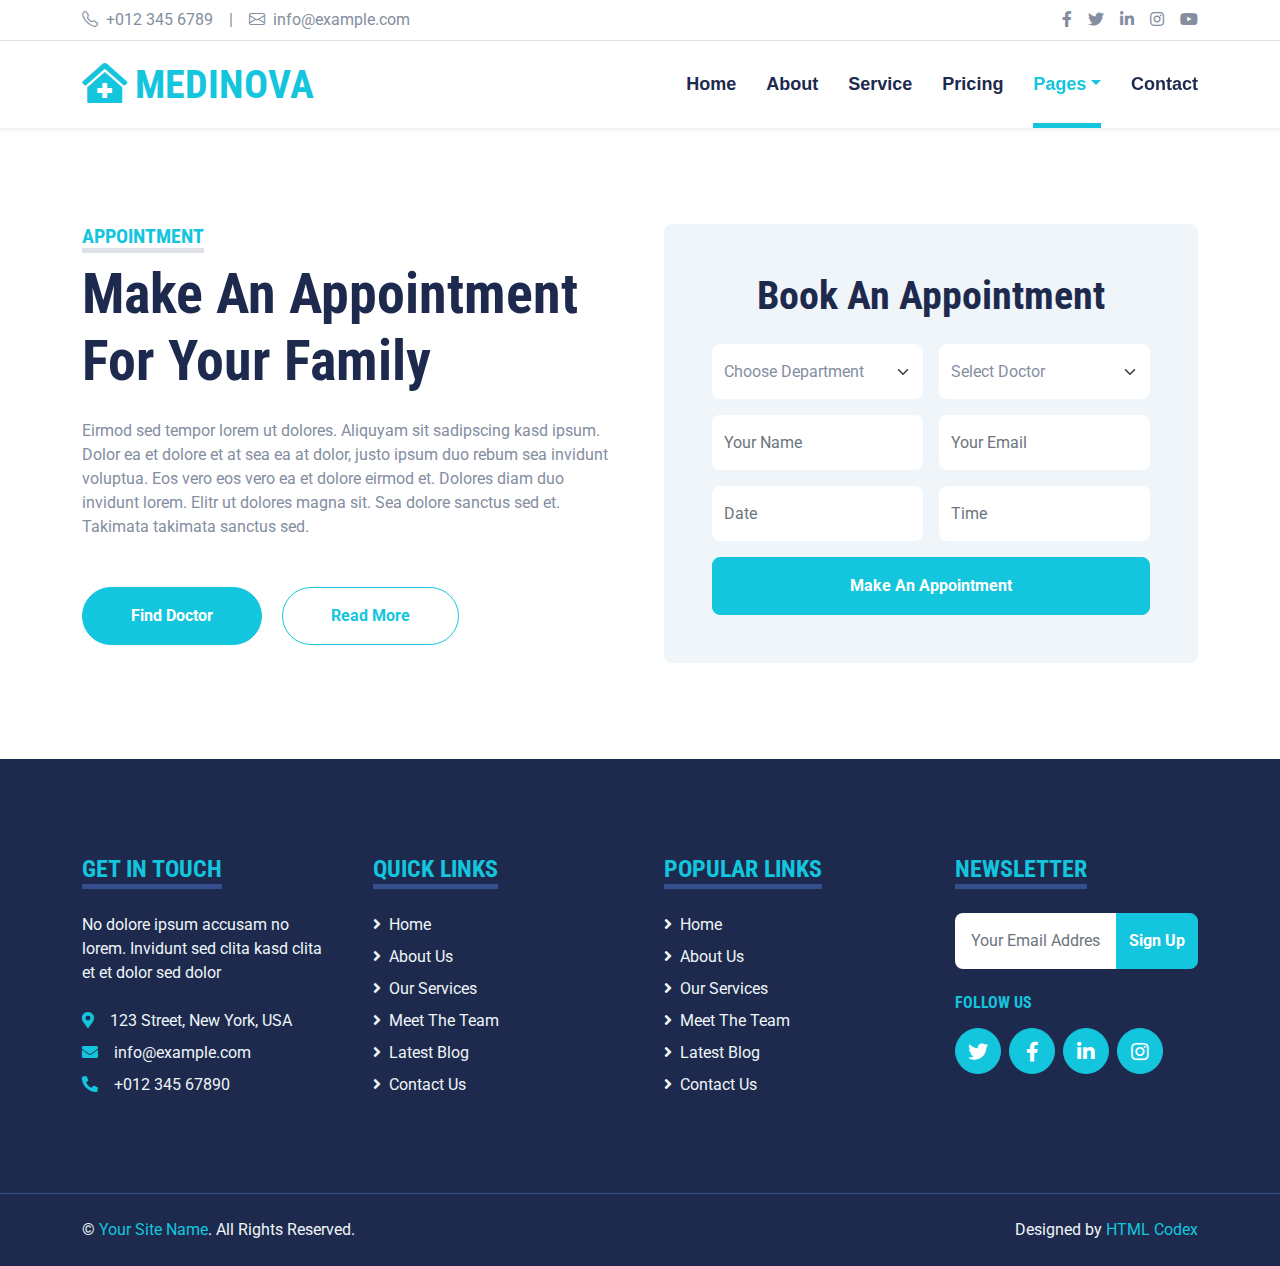
<file: insurance/appointment.html>
<!DOCTYPE html>
<html lang="en">

<head>
    <meta charset="utf-8">
    <title>MEDINOVA - Hospital Website Template</title>
    <meta content="width=device-width, initial-scale=1.0" name="viewport">
    <meta content="Free HTML Templates" name="keywords">
    <meta content="Free HTML Templates" name="description">

    <!-- Favicon -->
    <link href="img/favicon.ico" rel="icon">

    <!-- Google Web Fonts -->
    <link rel="preconnect" href="https://fonts.gstatic.com">
    <link href="https://fonts.googleapis.com/css2?family=Roboto+Condensed:wght@400;700&family=Roboto:wght@400;700&display=swap" rel="stylesheet">  

    <!-- Icon Font Stylesheet -->
    <link href="https://cdnjs.cloudflare.com/ajax/libs/font-awesome/5.15.0/css/all.min.css" rel="stylesheet">
    <link href="https://cdn.jsdelivr.net/npm/bootstrap-icons@1.4.1/font/bootstrap-icons.css" rel="stylesheet">

    <!-- Libraries Stylesheet -->
    <link href="lib/owlcarousel/assets/owl.carousel.min.css" rel="stylesheet">
    <link href="lib/tempusdominus/css/tempusdominus-bootstrap-4.min.css" rel="stylesheet" />

    <!-- Customized Bootstrap Stylesheet -->
    <link href="css/bootstrap.min.css" rel="stylesheet">

    <!-- Template Stylesheet -->
    <link href="css/style.css" rel="stylesheet">
</head>

<body>
    <!-- Topbar Start -->
    <div class="container-fluid py-2 border-bottom d-none d-lg-block">
        <div class="container">
            <div class="row">
                <div class="col-md-6 text-center text-lg-start mb-2 mb-lg-0">
                    <div class="d-inline-flex align-items-center">
                        <a class="text-decoration-none text-body pe-3" href=""><i class="bi bi-telephone me-2"></i>+012 345 6789</a>
                        <span class="text-body">|</span>
                        <a class="text-decoration-none text-body px-3" href=""><i class="bi bi-envelope me-2"></i>info@example.com</a>
                    </div>
                </div>
                <div class="col-md-6 text-center text-lg-end">
                    <div class="d-inline-flex align-items-center">
                        <a class="text-body px-2" href="">
                            <i class="fab fa-facebook-f"></i>
                        </a>
                        <a class="text-body px-2" href="">
                            <i class="fab fa-twitter"></i>
                        </a>
                        <a class="text-body px-2" href="">
                            <i class="fab fa-linkedin-in"></i>
                        </a>
                        <a class="text-body px-2" href="">
                            <i class="fab fa-instagram"></i>
                        </a>
                        <a class="text-body ps-2" href="">
                            <i class="fab fa-youtube"></i>
                        </a>
                    </div>
                </div>
            </div>
        </div>
    </div>
    <!-- Topbar End -->


    <!-- Navbar Start -->
    <div class="container-fluid sticky-top bg-white shadow-sm mb-5">
        <div class="container">
            <nav class="navbar navbar-expand-lg bg-white navbar-light py-3 py-lg-0">
                <a href="index.html" class="navbar-brand">
                    <h1 class="m-0 text-uppercase text-primary"><i class="fa fa-clinic-medical me-2"></i>Medinova</h1>
                </a>
                <button class="navbar-toggler" type="button" data-bs-toggle="collapse" data-bs-target="#navbarCollapse">
                    <span class="navbar-toggler-icon"></span>
                </button>
                <div class="collapse navbar-collapse" id="navbarCollapse">
                    <div class="navbar-nav ms-auto py-0">
                        <a href="index.html" class="nav-item nav-link">Home</a>
                        <a href="about.html" class="nav-item nav-link">About</a>
                        <a href="service.html" class="nav-item nav-link">Service</a>
                        <a href="price.html" class="nav-item nav-link">Pricing</a>
                        <div class="nav-item dropdown">
                            <a href="#" class="nav-link dropdown-toggle active" data-bs-toggle="dropdown">Pages</a>
                            <div class="dropdown-menu m-0">
                                <a href="blog.html" class="dropdown-item">Blog Grid</a>
                                <a href="detail.html" class="dropdown-item">Blog Detail</a>
                                <a href="team.html" class="dropdown-item">The Team</a>
                                <a href="testimonial.html" class="dropdown-item">Testimonial</a>
                                <a href="appointment.html" class="dropdown-item active">Appointment</a>
                                <a href="search.html" class="dropdown-item">Search</a>
                            </div>
                        </div>
                        <a href="contact.html" class="nav-item nav-link">Contact</a>
                    </div>
                </div>
            </nav>
        </div>
    </div>
    <!-- Navbar End -->


    <!-- Appointment Start -->
    <div class="container-fluid py-5">
        <div class="container">
            <div class="row gx-5">
                <div class="col-lg-6 mb-5 mb-lg-0">
                    <div class="mb-4">
                        <h5 class="d-inline-block text-primary text-uppercase border-bottom border-5">Appointment</h5>
                        <h1 class="display-4">Make An Appointment For Your Family</h1>
                    </div>
                    <p class="mb-5">Eirmod sed tempor lorem ut dolores. Aliquyam sit sadipscing kasd ipsum. Dolor ea et dolore et at sea ea at dolor, justo ipsum duo rebum sea invidunt voluptua. Eos vero eos vero ea et dolore eirmod et. Dolores diam duo invidunt lorem. Elitr ut dolores magna sit. Sea dolore sanctus sed et. Takimata takimata sanctus sed.</p>
                    <a class="btn btn-primary rounded-pill py-3 px-5 me-3" href="">Find Doctor</a>
                    <a class="btn btn-outline-primary rounded-pill py-3 px-5" href="">Read More</a>
                </div>
                <div class="col-lg-6">
                    <div class="bg-light text-center rounded p-5">
                        <h1 class="mb-4">Book An Appointment</h1>
                        <form>
                            <div class="row g-3">
                                <div class="col-12 col-sm-6">
                                    <select class="form-select bg-white border-0" style="height: 55px;">
                                        <option selected>Choose Department</option>
                                        <option value="1">Department 1</option>
                                        <option value="2">Department 2</option>
                                        <option value="3">Department 3</option>
                                    </select>
                                </div>
                                <div class="col-12 col-sm-6">
                                    <select class="form-select bg-white border-0" style="height: 55px;">
                                        <option selected>Select Doctor</option>
                                        <option value="1">Doctor 1</option>
                                        <option value="2">Doctor 2</option>
                                        <option value="3">Doctor 3</option>
                                    </select>
                                </div>
                                <div class="col-12 col-sm-6">
                                    <input type="text" class="form-control bg-white border-0" placeholder="Your Name" style="height: 55px;">
                                </div>
                                <div class="col-12 col-sm-6">
                                    <input type="email" class="form-control bg-white border-0" placeholder="Your Email" style="height: 55px;">
                                </div>
                                <div class="col-12 col-sm-6">
                                    <div class="date" id="date" data-target-input="nearest">
                                        <input type="text"
                                            class="form-control bg-white border-0 datetimepicker-input"
                                            placeholder="Date" data-target="#date" data-toggle="datetimepicker" style="height: 55px;">
                                    </div>
                                </div>
                                <div class="col-12 col-sm-6">
                                    <div class="time" id="time" data-target-input="nearest">
                                        <input type="text"
                                            class="form-control bg-white border-0 datetimepicker-input"
                                            placeholder="Time" data-target="#time" data-toggle="datetimepicker" style="height: 55px;">
                                    </div>
                                </div>
                                <div class="col-12">
                                    <button class="btn btn-primary w-100 py-3" type="submit">Make An Appointment</button>
                                </div>
                            </div>
                        </form>
                    </div>
                </div>
            </div>
        </div>
    </div>
    <!-- Appointment End -->


    <!-- Footer Start -->
    <div class="container-fluid bg-dark text-light mt-5 py-5">
        <div class="container py-5">
            <div class="row g-5">
                <div class="col-lg-3 col-md-6">
                    <h4 class="d-inline-block text-primary text-uppercase border-bottom border-5 border-secondary mb-4">Get In Touch</h4>
                    <p class="mb-4">No dolore ipsum accusam no lorem. Invidunt sed clita kasd clita et et dolor sed dolor</p>
                    <p class="mb-2"><i class="fa fa-map-marker-alt text-primary me-3"></i>123 Street, New York, USA</p>
                    <p class="mb-2"><i class="fa fa-envelope text-primary me-3"></i>info@example.com</p>
                    <p class="mb-0"><i class="fa fa-phone-alt text-primary me-3"></i>+012 345 67890</p>
                </div>
                <div class="col-lg-3 col-md-6">
                    <h4 class="d-inline-block text-primary text-uppercase border-bottom border-5 border-secondary mb-4">Quick Links</h4>
                    <div class="d-flex flex-column justify-content-start">
                        <a class="text-light mb-2" href="#"><i class="fa fa-angle-right me-2"></i>Home</a>
                        <a class="text-light mb-2" href="#"><i class="fa fa-angle-right me-2"></i>About Us</a>
                        <a class="text-light mb-2" href="#"><i class="fa fa-angle-right me-2"></i>Our Services</a>
                        <a class="text-light mb-2" href="#"><i class="fa fa-angle-right me-2"></i>Meet The Team</a>
                        <a class="text-light mb-2" href="#"><i class="fa fa-angle-right me-2"></i>Latest Blog</a>
                        <a class="text-light" href="#"><i class="fa fa-angle-right me-2"></i>Contact Us</a>
                    </div>
                </div>
                <div class="col-lg-3 col-md-6">
                    <h4 class="d-inline-block text-primary text-uppercase border-bottom border-5 border-secondary mb-4">Popular Links</h4>
                    <div class="d-flex flex-column justify-content-start">
                        <a class="text-light mb-2" href="#"><i class="fa fa-angle-right me-2"></i>Home</a>
                        <a class="text-light mb-2" href="#"><i class="fa fa-angle-right me-2"></i>About Us</a>
                        <a class="text-light mb-2" href="#"><i class="fa fa-angle-right me-2"></i>Our Services</a>
                        <a class="text-light mb-2" href="#"><i class="fa fa-angle-right me-2"></i>Meet The Team</a>
                        <a class="text-light mb-2" href="#"><i class="fa fa-angle-right me-2"></i>Latest Blog</a>
                        <a class="text-light" href="#"><i class="fa fa-angle-right me-2"></i>Contact Us</a>
                    </div>
                </div>
                <div class="col-lg-3 col-md-6">
                    <h4 class="d-inline-block text-primary text-uppercase border-bottom border-5 border-secondary mb-4">Newsletter</h4>
                    <form action="">
                        <div class="input-group">
                            <input type="text" class="form-control p-3 border-0" placeholder="Your Email Address">
                            <button class="btn btn-primary">Sign Up</button>
                        </div>
                    </form>
                    <h6 class="text-primary text-uppercase mt-4 mb-3">Follow Us</h6>
                    <div class="d-flex">
                        <a class="btn btn-lg btn-primary btn-lg-square rounded-circle me-2" href="#"><i class="fab fa-twitter"></i></a>
                        <a class="btn btn-lg btn-primary btn-lg-square rounded-circle me-2" href="#"><i class="fab fa-facebook-f"></i></a>
                        <a class="btn btn-lg btn-primary btn-lg-square rounded-circle me-2" href="#"><i class="fab fa-linkedin-in"></i></a>
                        <a class="btn btn-lg btn-primary btn-lg-square rounded-circle" href="#"><i class="fab fa-instagram"></i></a>
                    </div>
                </div>
            </div>
        </div>
    </div>
    <div class="container-fluid bg-dark text-light border-top border-secondary py-4">
        <div class="container">
            <div class="row g-5">
                <div class="col-md-6 text-center text-md-start">
                    <p class="mb-md-0">&copy; <a class="text-primary" href="#">Your Site Name</a>. All Rights Reserved.</p>
                </div>
                <div class="col-md-6 text-center text-md-end">
                    <p class="mb-0">Designed by <a class="text-primary" href="https://htmlcodex.com">HTML Codex</a></p>
                </div>
            </div>
        </div>
    </div>
    <!-- Footer End -->


    <!-- Back to Top -->
    <a href="#" class="btn btn-lg btn-primary btn-lg-square back-to-top"><i class="bi bi-arrow-up"></i></a>


    <!-- JavaScript Libraries -->
    <script src="https://code.jquery.com/jquery-3.4.1.min.js"></script>
    <script src="https://cdn.jsdelivr.net/npm/bootstrap@5.0.0/dist/js/bootstrap.bundle.min.js"></script>
    <script src="lib/easing/easing.min.js"></script>
    <script src="lib/waypoints/waypoints.min.js"></script>
    <script src="lib/owlcarousel/owl.carousel.min.js"></script>
    <script src="lib/tempusdominus/js/moment.min.js"></script>
    <script src="lib/tempusdominus/js/moment-timezone.min.js"></script>
    <script src="lib/tempusdominus/js/tempusdominus-bootstrap-4.min.js"></script>

    <!-- Template Javascript -->
    <script src="js/main.js"></script>
</body>

</html>
</file>
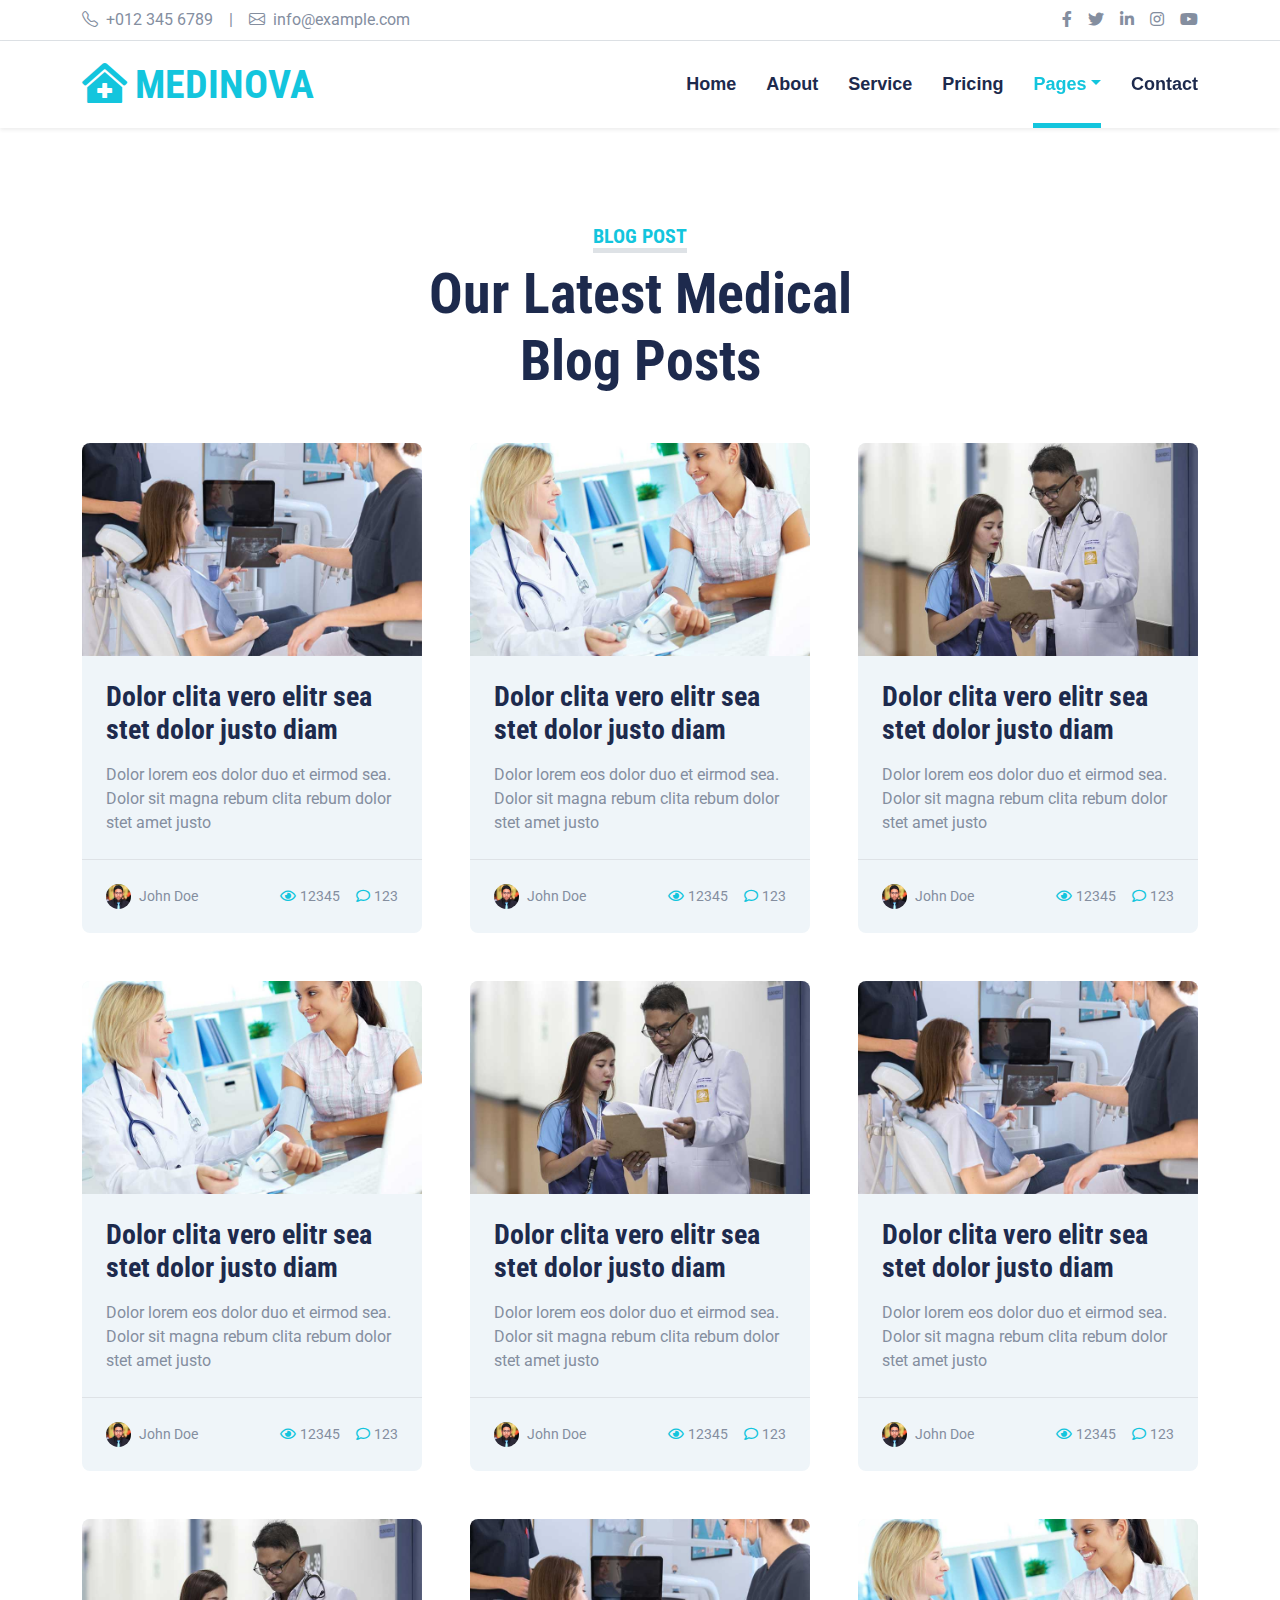
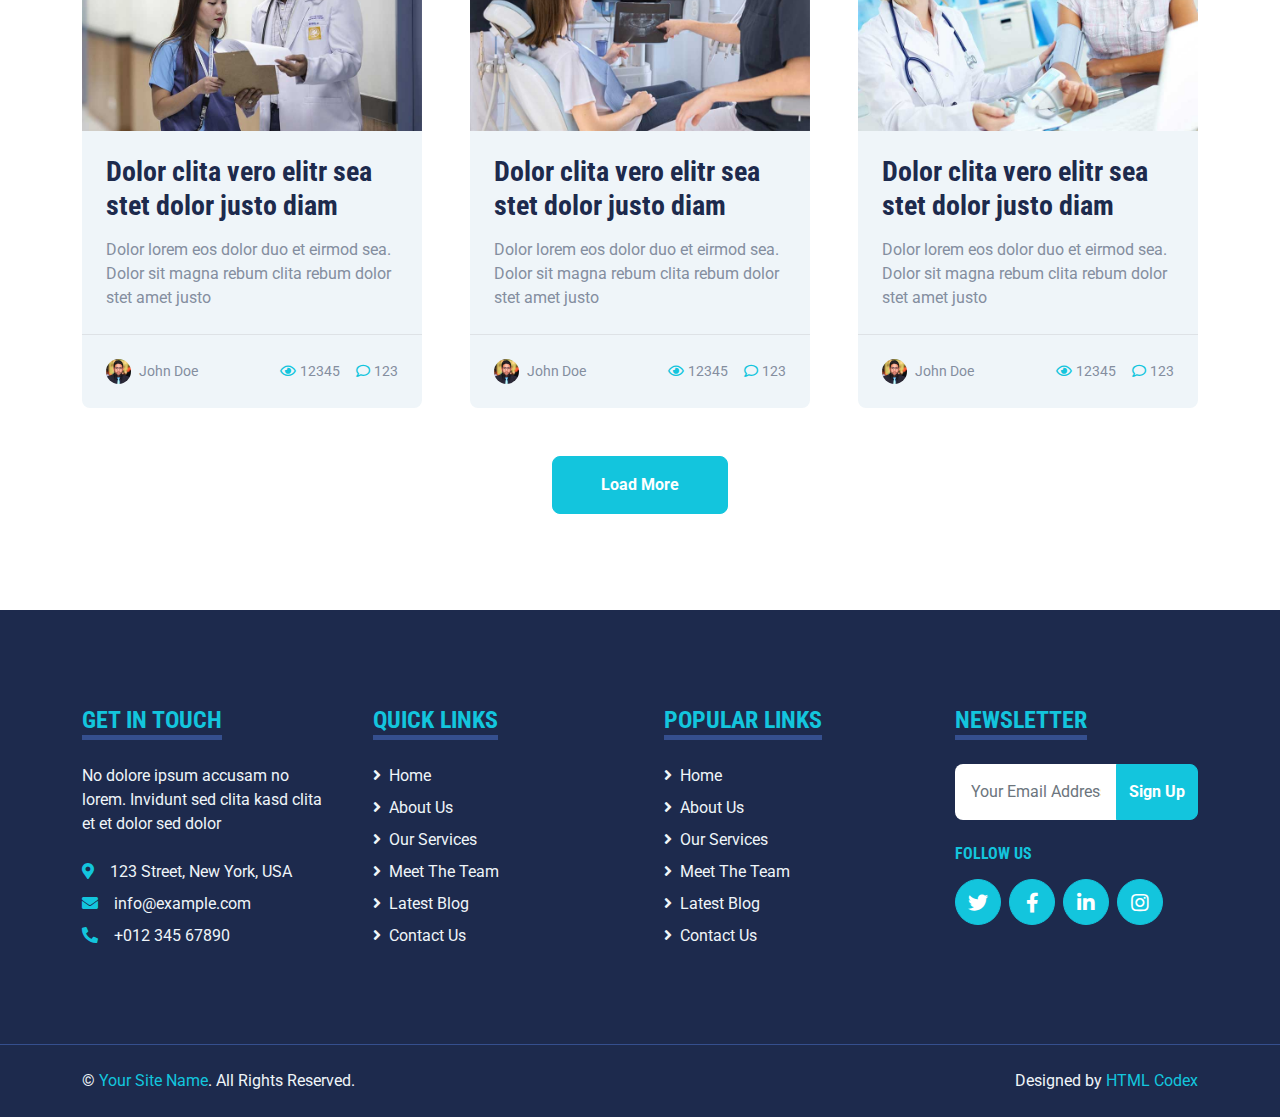
<file: insurance/blog.html>
<!DOCTYPE html>
<html lang="en">

<head>
    <meta charset="utf-8">
    <title>MEDINOVA - Hospital Website Template</title>
    <meta content="width=device-width, initial-scale=1.0" name="viewport">
    <meta content="Free HTML Templates" name="keywords">
    <meta content="Free HTML Templates" name="description">

    <!-- Favicon -->
    <link href="img/favicon.ico" rel="icon">

    <!-- Google Web Fonts -->
    <link rel="preconnect" href="https://fonts.gstatic.com">
    <link href="https://fonts.googleapis.com/css2?family=Roboto+Condensed:wght@400;700&family=Roboto:wght@400;700&display=swap" rel="stylesheet">  

    <!-- Icon Font Stylesheet -->
    <link href="https://cdnjs.cloudflare.com/ajax/libs/font-awesome/5.15.0/css/all.min.css" rel="stylesheet">
    <link href="https://cdn.jsdelivr.net/npm/bootstrap-icons@1.4.1/font/bootstrap-icons.css" rel="stylesheet">

    <!-- Libraries Stylesheet -->
    <link href="lib/owlcarousel/assets/owl.carousel.min.css" rel="stylesheet">
    <link href="lib/tempusdominus/css/tempusdominus-bootstrap-4.min.css" rel="stylesheet" />

    <!-- Customized Bootstrap Stylesheet -->
    <link href="css/bootstrap.min.css" rel="stylesheet">

    <!-- Template Stylesheet -->
    <link href="css/style.css" rel="stylesheet">
</head>

<body>
    <!-- Topbar Start -->
    <div class="container-fluid py-2 border-bottom d-none d-lg-block">
        <div class="container">
            <div class="row">
                <div class="col-md-6 text-center text-lg-start mb-2 mb-lg-0">
                    <div class="d-inline-flex align-items-center">
                        <a class="text-decoration-none text-body pe-3" href=""><i class="bi bi-telephone me-2"></i>+012 345 6789</a>
                        <span class="text-body">|</span>
                        <a class="text-decoration-none text-body px-3" href=""><i class="bi bi-envelope me-2"></i>info@example.com</a>
                    </div>
                </div>
                <div class="col-md-6 text-center text-lg-end">
                    <div class="d-inline-flex align-items-center">
                        <a class="text-body px-2" href="">
                            <i class="fab fa-facebook-f"></i>
                        </a>
                        <a class="text-body px-2" href="">
                            <i class="fab fa-twitter"></i>
                        </a>
                        <a class="text-body px-2" href="">
                            <i class="fab fa-linkedin-in"></i>
                        </a>
                        <a class="text-body px-2" href="">
                            <i class="fab fa-instagram"></i>
                        </a>
                        <a class="text-body ps-2" href="">
                            <i class="fab fa-youtube"></i>
                        </a>
                    </div>
                </div>
            </div>
        </div>
    </div>
    <!-- Topbar End -->


    <!-- Navbar Start -->
    <div class="container-fluid sticky-top bg-white shadow-sm mb-5">
        <div class="container">
            <nav class="navbar navbar-expand-lg bg-white navbar-light py-3 py-lg-0">
                <a href="index.html" class="navbar-brand">
                    <h1 class="m-0 text-uppercase text-primary"><i class="fa fa-clinic-medical me-2"></i>Medinova</h1>
                </a>
                <button class="navbar-toggler" type="button" data-bs-toggle="collapse" data-bs-target="#navbarCollapse">
                    <span class="navbar-toggler-icon"></span>
                </button>
                <div class="collapse navbar-collapse" id="navbarCollapse">
                    <div class="navbar-nav ms-auto py-0">
                        <a href="index.html" class="nav-item nav-link">Home</a>
                        <a href="about.html" class="nav-item nav-link">About</a>
                        <a href="service.html" class="nav-item nav-link">Service</a>
                        <a href="price.html" class="nav-item nav-link">Pricing</a>
                        <div class="nav-item dropdown">
                            <a href="#" class="nav-link dropdown-toggle active" data-bs-toggle="dropdown">Pages</a>
                            <div class="dropdown-menu m-0">
                                <a href="blog.html" class="dropdown-item active">Blog Grid</a>
                                <a href="detail.html" class="dropdown-item">Blog Detail</a>
                                <a href="team.html" class="dropdown-item">The Team</a>
                                <a href="testimonial.html" class="dropdown-item">Testimonial</a>
                                <a href="appointment.html" class="dropdown-item">Appointment</a>
                                <a href="search.html" class="dropdown-item">Search</a>
                            </div>
                        </div>
                        <a href="contact.html" class="nav-item nav-link">Contact</a>
                    </div>
                </div>
            </nav>
        </div>
    </div>
    <!-- Navbar End -->


    <!-- Blog Start -->
    <div class="container-fluid py-5">
        <div class="container">
            <div class="text-center mx-auto mb-5" style="max-width: 500px;">
                <h5 class="d-inline-block text-primary text-uppercase border-bottom border-5">Blog Post</h5>
                <h1 class="display-4">Our Latest Medical Blog Posts</h1>
            </div>
            <div class="row g-5">
                <div class="col-xl-4 col-lg-6">
                    <div class="bg-light rounded overflow-hidden">
                        <img class="img-fluid w-100" src="img/blog-1.jpg" alt="">
                        <div class="p-4">
                            <a class="h3 d-block mb-3" href="">Dolor clita vero elitr sea stet dolor justo  diam</a>
                            <p class="m-0">Dolor lorem eos dolor duo et eirmod sea. Dolor sit magna
                                rebum clita rebum dolor stet amet justo</p>
                        </div>
                        <div class="d-flex justify-content-between border-top p-4">
                            <div class="d-flex align-items-center">
                                <img class="rounded-circle me-2" src="img/user.jpg" width="25" height="25" alt="">
                                <small>John Doe</small>
                            </div>
                            <div class="d-flex align-items-center">
                                <small class="ms-3"><i class="far fa-eye text-primary me-1"></i>12345</small>
                                <small class="ms-3"><i class="far fa-comment text-primary me-1"></i>123</small>
                            </div>
                        </div>
                    </div>
                </div>
                <div class="col-xl-4 col-lg-6">
                    <div class="bg-light rounded overflow-hidden">
                        <img class="img-fluid w-100" src="img/blog-2.jpg" alt="">
                        <div class="p-4">
                            <a class="h3 d-block mb-3" href="">Dolor clita vero elitr sea stet dolor justo  diam</a>
                            <p class="m-0">Dolor lorem eos dolor duo et eirmod sea. Dolor sit magna
                                rebum clita rebum dolor stet amet justo</p>
                        </div>
                        <div class="d-flex justify-content-between border-top p-4">
                            <div class="d-flex align-items-center">
                                <img class="rounded-circle me-2" src="img/user.jpg" width="25" height="25" alt="">
                                <small>John Doe</small>
                            </div>
                            <div class="d-flex align-items-center">
                                <small class="ms-3"><i class="far fa-eye text-primary me-1"></i>12345</small>
                                <small class="ms-3"><i class="far fa-comment text-primary me-1"></i>123</small>
                            </div>
                        </div>
                    </div>
                </div>
                <div class="col-xl-4 col-lg-6">
                    <div class="bg-light rounded overflow-hidden">
                        <img class="img-fluid w-100" src="img/blog-3.jpg" alt="">
                        <div class="p-4">
                            <a class="h3 d-block mb-3" href="">Dolor clita vero elitr sea stet dolor justo  diam</a>
                            <p class="m-0">Dolor lorem eos dolor duo et eirmod sea. Dolor sit magna
                                rebum clita rebum dolor stet amet justo</p>
                        </div>
                        <div class="d-flex justify-content-between border-top p-4">
                            <div class="d-flex align-items-center">
                                <img class="rounded-circle me-2" src="img/user.jpg" width="25" height="25" alt="">
                                <small>John Doe</small>
                            </div>
                            <div class="d-flex align-items-center">
                                <small class="ms-3"><i class="far fa-eye text-primary me-1"></i>12345</small>
                                <small class="ms-3"><i class="far fa-comment text-primary me-1"></i>123</small>
                            </div>
                        </div>
                    </div>
                </div>
                <div class="col-xl-4 col-lg-6">
                    <div class="bg-light rounded overflow-hidden">
                        <img class="img-fluid w-100" src="img/blog-2.jpg" alt="">
                        <div class="p-4">
                            <a class="h3 d-block mb-3" href="">Dolor clita vero elitr sea stet dolor justo  diam</a>
                            <p class="m-0">Dolor lorem eos dolor duo et eirmod sea. Dolor sit magna
                                rebum clita rebum dolor stet amet justo</p>
                        </div>
                        <div class="d-flex justify-content-between border-top p-4">
                            <div class="d-flex align-items-center">
                                <img class="rounded-circle me-2" src="img/user.jpg" width="25" height="25" alt="">
                                <small>John Doe</small>
                            </div>
                            <div class="d-flex align-items-center">
                                <small class="ms-3"><i class="far fa-eye text-primary me-1"></i>12345</small>
                                <small class="ms-3"><i class="far fa-comment text-primary me-1"></i>123</small>
                            </div>
                        </div>
                    </div>
                </div>
                <div class="col-xl-4 col-lg-6">
                    <div class="bg-light rounded overflow-hidden">
                        <img class="img-fluid w-100" src="img/blog-3.jpg" alt="">
                        <div class="p-4">
                            <a class="h3 d-block mb-3" href="">Dolor clita vero elitr sea stet dolor justo  diam</a>
                            <p class="m-0">Dolor lorem eos dolor duo et eirmod sea. Dolor sit magna
                                rebum clita rebum dolor stet amet justo</p>
                        </div>
                        <div class="d-flex justify-content-between border-top p-4">
                            <div class="d-flex align-items-center">
                                <img class="rounded-circle me-2" src="img/user.jpg" width="25" height="25" alt="">
                                <small>John Doe</small>
                            </div>
                            <div class="d-flex align-items-center">
                                <small class="ms-3"><i class="far fa-eye text-primary me-1"></i>12345</small>
                                <small class="ms-3"><i class="far fa-comment text-primary me-1"></i>123</small>
                            </div>
                        </div>
                    </div>
                </div>
                <div class="col-xl-4 col-lg-6">
                    <div class="bg-light rounded overflow-hidden">
                        <img class="img-fluid w-100" src="img/blog-1.jpg" alt="">
                        <div class="p-4">
                            <a class="h3 d-block mb-3" href="">Dolor clita vero elitr sea stet dolor justo  diam</a>
                            <p class="m-0">Dolor lorem eos dolor duo et eirmod sea. Dolor sit magna
                                rebum clita rebum dolor stet amet justo</p>
                        </div>
                        <div class="d-flex justify-content-between border-top p-4">
                            <div class="d-flex align-items-center">
                                <img class="rounded-circle me-2" src="img/user.jpg" width="25" height="25" alt="">
                                <small>John Doe</small>
                            </div>
                            <div class="d-flex align-items-center">
                                <small class="ms-3"><i class="far fa-eye text-primary me-1"></i>12345</small>
                                <small class="ms-3"><i class="far fa-comment text-primary me-1"></i>123</small>
                            </div>
                        </div>
                    </div>
                </div>
                <div class="col-xl-4 col-lg-6">
                    <div class="bg-light rounded overflow-hidden">
                        <img class="img-fluid w-100" src="img/blog-3.jpg" alt="">
                        <div class="p-4">
                            <a class="h3 d-block mb-3" href="">Dolor clita vero elitr sea stet dolor justo  diam</a>
                            <p class="m-0">Dolor lorem eos dolor duo et eirmod sea. Dolor sit magna
                                rebum clita rebum dolor stet amet justo</p>
                        </div>
                        <div class="d-flex justify-content-between border-top p-4">
                            <div class="d-flex align-items-center">
                                <img class="rounded-circle me-2" src="img/user.jpg" width="25" height="25" alt="">
                                <small>John Doe</small>
                            </div>
                            <div class="d-flex align-items-center">
                                <small class="ms-3"><i class="far fa-eye text-primary me-1"></i>12345</small>
                                <small class="ms-3"><i class="far fa-comment text-primary me-1"></i>123</small>
                            </div>
                        </div>
                    </div>
                </div>
                <div class="col-xl-4 col-lg-6">
                    <div class="bg-light rounded overflow-hidden">
                        <img class="img-fluid w-100" src="img/blog-1.jpg" alt="">
                        <div class="p-4">
                            <a class="h3 d-block mb-3" href="">Dolor clita vero elitr sea stet dolor justo  diam</a>
                            <p class="m-0">Dolor lorem eos dolor duo et eirmod sea. Dolor sit magna
                                rebum clita rebum dolor stet amet justo</p>
                        </div>
                        <div class="d-flex justify-content-between border-top p-4">
                            <div class="d-flex align-items-center">
                                <img class="rounded-circle me-2" src="img/user.jpg" width="25" height="25" alt="">
                                <small>John Doe</small>
                            </div>
                            <div class="d-flex align-items-center">
                                <small class="ms-3"><i class="far fa-eye text-primary me-1"></i>12345</small>
                                <small class="ms-3"><i class="far fa-comment text-primary me-1"></i>123</small>
                            </div>
                        </div>
                    </div>
                </div>
                <div class="col-xl-4 col-lg-6">
                    <div class="bg-light rounded overflow-hidden">
                        <img class="img-fluid w-100" src="img/blog-2.jpg" alt="">
                        <div class="p-4">
                            <a class="h3 d-block mb-3" href="">Dolor clita vero elitr sea stet dolor justo  diam</a>
                            <p class="m-0">Dolor lorem eos dolor duo et eirmod sea. Dolor sit magna
                                rebum clita rebum dolor stet amet justo</p>
                        </div>
                        <div class="d-flex justify-content-between border-top p-4">
                            <div class="d-flex align-items-center">
                                <img class="rounded-circle me-2" src="img/user.jpg" width="25" height="25" alt="">
                                <small>John Doe</small>
                            </div>
                            <div class="d-flex align-items-center">
                                <small class="ms-3"><i class="far fa-eye text-primary me-1"></i>12345</small>
                                <small class="ms-3"><i class="far fa-comment text-primary me-1"></i>123</small>
                            </div>
                        </div>
                    </div>
                </div>
                <div class="col-12 text-center">
                    <button class="btn btn-primary py-3 px-5">Load More</button>
                </div>
            </div>
        </div>
    </div>
    <!-- Blog End -->
    

    <!-- Footer Start -->
    <div class="container-fluid bg-dark text-light mt-5 py-5">
        <div class="container py-5">
            <div class="row g-5">
                <div class="col-lg-3 col-md-6">
                    <h4 class="d-inline-block text-primary text-uppercase border-bottom border-5 border-secondary mb-4">Get In Touch</h4>
                    <p class="mb-4">No dolore ipsum accusam no lorem. Invidunt sed clita kasd clita et et dolor sed dolor</p>
                    <p class="mb-2"><i class="fa fa-map-marker-alt text-primary me-3"></i>123 Street, New York, USA</p>
                    <p class="mb-2"><i class="fa fa-envelope text-primary me-3"></i>info@example.com</p>
                    <p class="mb-0"><i class="fa fa-phone-alt text-primary me-3"></i>+012 345 67890</p>
                </div>
                <div class="col-lg-3 col-md-6">
                    <h4 class="d-inline-block text-primary text-uppercase border-bottom border-5 border-secondary mb-4">Quick Links</h4>
                    <div class="d-flex flex-column justify-content-start">
                        <a class="text-light mb-2" href="#"><i class="fa fa-angle-right me-2"></i>Home</a>
                        <a class="text-light mb-2" href="#"><i class="fa fa-angle-right me-2"></i>About Us</a>
                        <a class="text-light mb-2" href="#"><i class="fa fa-angle-right me-2"></i>Our Services</a>
                        <a class="text-light mb-2" href="#"><i class="fa fa-angle-right me-2"></i>Meet The Team</a>
                        <a class="text-light mb-2" href="#"><i class="fa fa-angle-right me-2"></i>Latest Blog</a>
                        <a class="text-light" href="#"><i class="fa fa-angle-right me-2"></i>Contact Us</a>
                    </div>
                </div>
                <div class="col-lg-3 col-md-6">
                    <h4 class="d-inline-block text-primary text-uppercase border-bottom border-5 border-secondary mb-4">Popular Links</h4>
                    <div class="d-flex flex-column justify-content-start">
                        <a class="text-light mb-2" href="#"><i class="fa fa-angle-right me-2"></i>Home</a>
                        <a class="text-light mb-2" href="#"><i class="fa fa-angle-right me-2"></i>About Us</a>
                        <a class="text-light mb-2" href="#"><i class="fa fa-angle-right me-2"></i>Our Services</a>
                        <a class="text-light mb-2" href="#"><i class="fa fa-angle-right me-2"></i>Meet The Team</a>
                        <a class="text-light mb-2" href="#"><i class="fa fa-angle-right me-2"></i>Latest Blog</a>
                        <a class="text-light" href="#"><i class="fa fa-angle-right me-2"></i>Contact Us</a>
                    </div>
                </div>
                <div class="col-lg-3 col-md-6">
                    <h4 class="d-inline-block text-primary text-uppercase border-bottom border-5 border-secondary mb-4">Newsletter</h4>
                    <form action="">
                        <div class="input-group">
                            <input type="text" class="form-control p-3 border-0" placeholder="Your Email Address">
                            <button class="btn btn-primary">Sign Up</button>
                        </div>
                    </form>
                    <h6 class="text-primary text-uppercase mt-4 mb-3">Follow Us</h6>
                    <div class="d-flex">
                        <a class="btn btn-lg btn-primary btn-lg-square rounded-circle me-2" href="#"><i class="fab fa-twitter"></i></a>
                        <a class="btn btn-lg btn-primary btn-lg-square rounded-circle me-2" href="#"><i class="fab fa-facebook-f"></i></a>
                        <a class="btn btn-lg btn-primary btn-lg-square rounded-circle me-2" href="#"><i class="fab fa-linkedin-in"></i></a>
                        <a class="btn btn-lg btn-primary btn-lg-square rounded-circle" href="#"><i class="fab fa-instagram"></i></a>
                    </div>
                </div>
            </div>
        </div>
    </div>
    <div class="container-fluid bg-dark text-light border-top border-secondary py-4">
        <div class="container">
            <div class="row g-5">
                <div class="col-md-6 text-center text-md-start">
                    <p class="mb-md-0">&copy; <a class="text-primary" href="#">Your Site Name</a>. All Rights Reserved.</p>
                </div>
                <div class="col-md-6 text-center text-md-end">
                    <p class="mb-0">Designed by <a class="text-primary" href="https://htmlcodex.com">HTML Codex</a></p>
                </div>
            </div>
        </div>
    </div>
    <!-- Footer End -->


    <!-- Back to Top -->
    <a href="#" class="btn btn-lg btn-primary btn-lg-square back-to-top"><i class="bi bi-arrow-up"></i></a>


    <!-- JavaScript Libraries -->
    <script src="https://code.jquery.com/jquery-3.4.1.min.js"></script>
    <script src="https://cdn.jsdelivr.net/npm/bootstrap@5.0.0/dist/js/bootstrap.bundle.min.js"></script>
    <script src="lib/easing/easing.min.js"></script>
    <script src="lib/waypoints/waypoints.min.js"></script>
    <script src="lib/owlcarousel/owl.carousel.min.js"></script>
    <script src="lib/tempusdominus/js/moment.min.js"></script>
    <script src="lib/tempusdominus/js/moment-timezone.min.js"></script>
    <script src="lib/tempusdominus/js/tempusdominus-bootstrap-4.min.js"></script>

    <!-- Template Javascript -->
    <script src="js/main.js"></script>
</body>

</html>
</file>
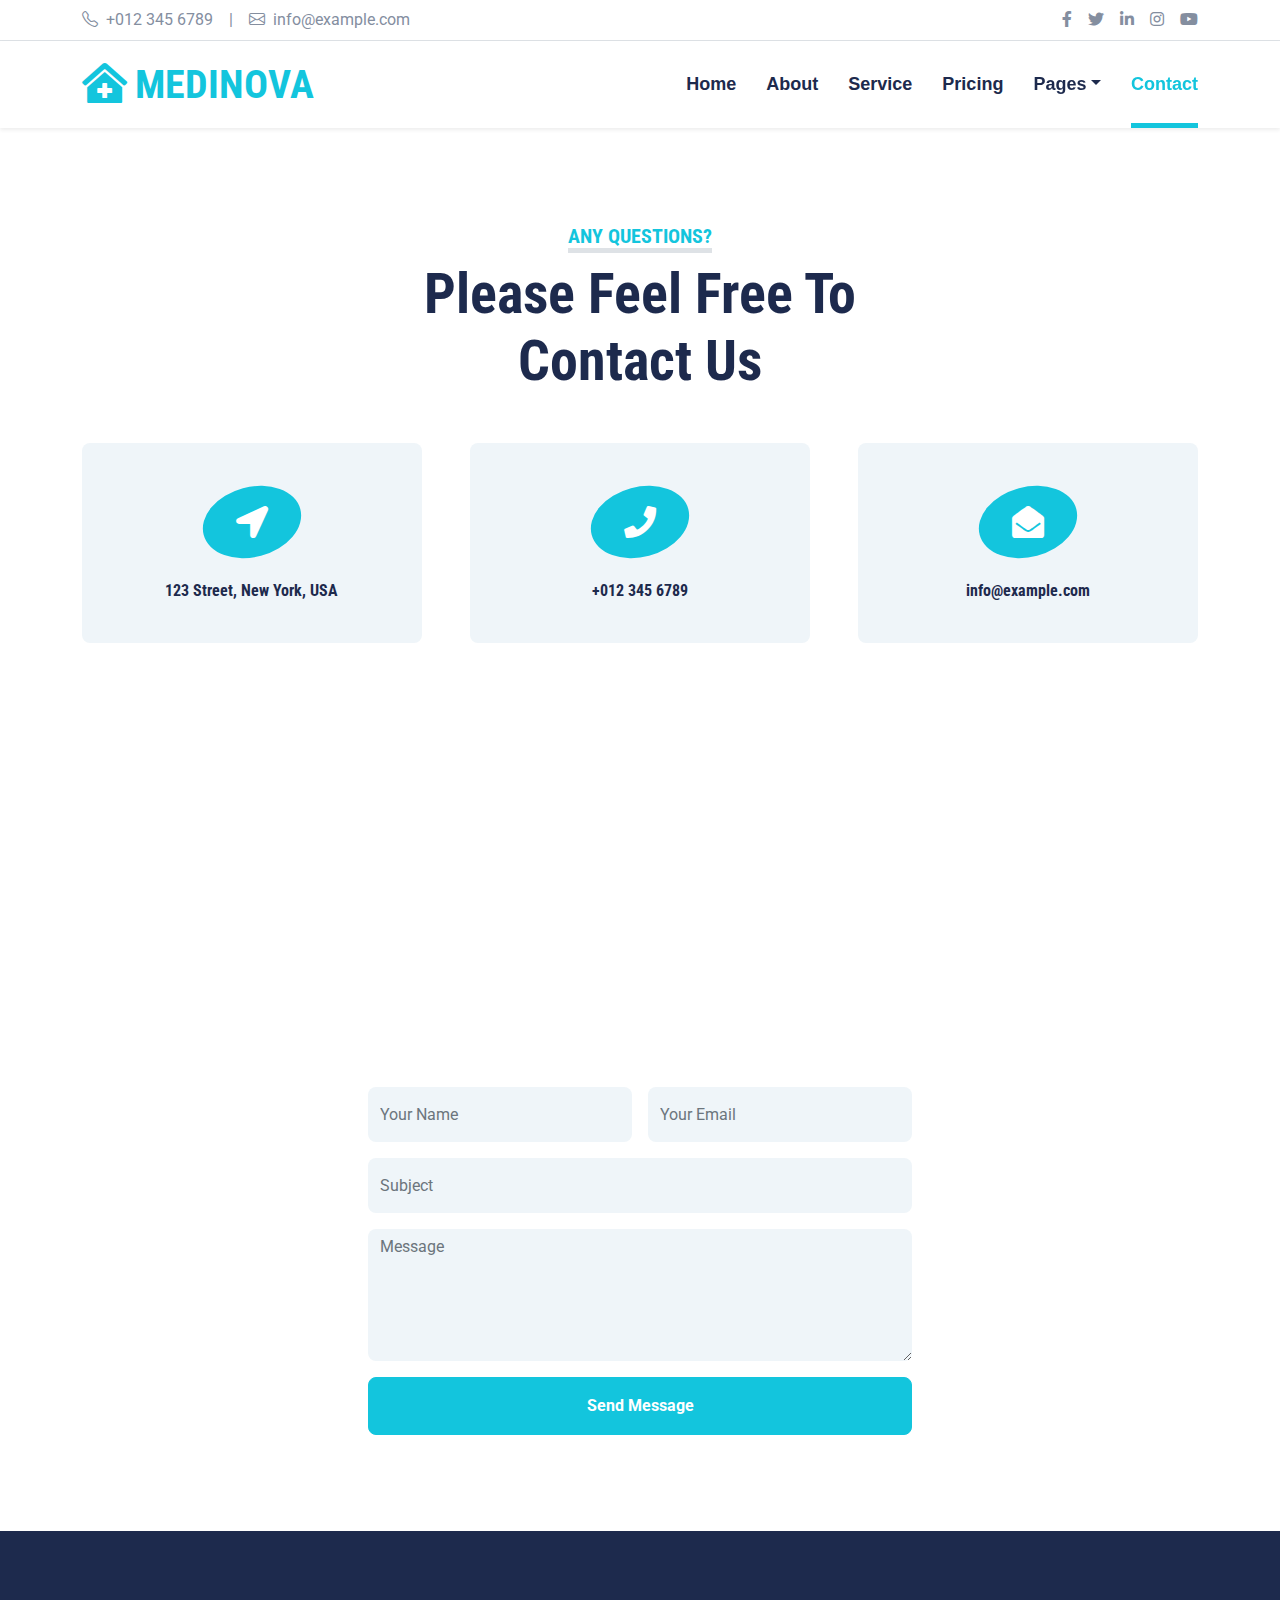
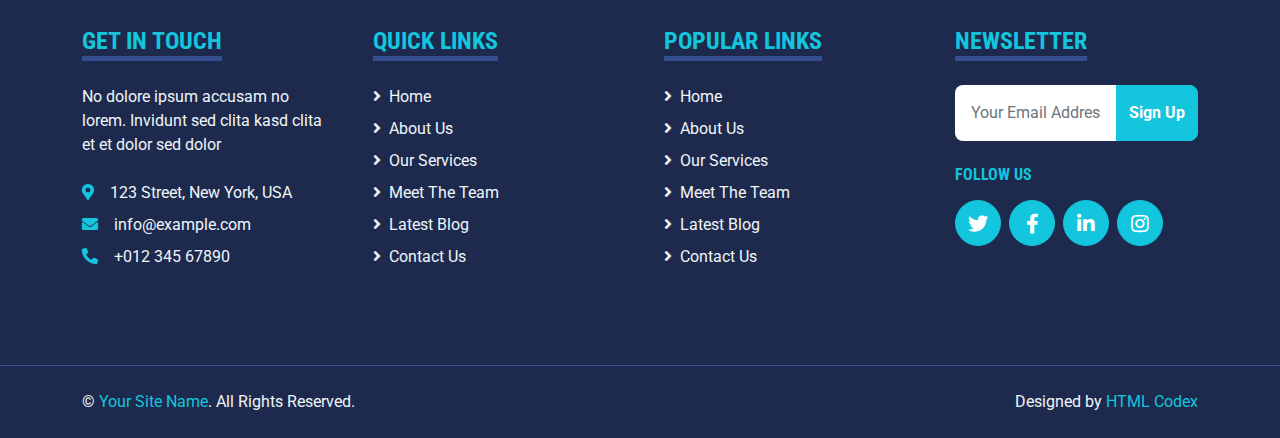
<file: insurance/contact.html>
<!DOCTYPE html>
<html lang="en">

<head>
    <meta charset="utf-8">
    <title>MEDINOVA - Hospital Website Template</title>
    <meta content="width=device-width, initial-scale=1.0" name="viewport">
    <meta content="Free HTML Templates" name="keywords">
    <meta content="Free HTML Templates" name="description">

    <!-- Favicon -->
    <link href="img/favicon.ico" rel="icon">

    <!-- Google Web Fonts -->
    <link rel="preconnect" href="https://fonts.gstatic.com">
    <link href="https://fonts.googleapis.com/css2?family=Roboto+Condensed:wght@400;700&family=Roboto:wght@400;700&display=swap" rel="stylesheet">  

    <!-- Icon Font Stylesheet -->
    <link href="https://cdnjs.cloudflare.com/ajax/libs/font-awesome/5.15.0/css/all.min.css" rel="stylesheet">
    <link href="https://cdn.jsdelivr.net/npm/bootstrap-icons@1.4.1/font/bootstrap-icons.css" rel="stylesheet">

    <!-- Libraries Stylesheet -->
    <link href="lib/owlcarousel/assets/owl.carousel.min.css" rel="stylesheet">
    <link href="lib/tempusdominus/css/tempusdominus-bootstrap-4.min.css" rel="stylesheet" />

    <!-- Customized Bootstrap Stylesheet -->
    <link href="css/bootstrap.min.css" rel="stylesheet">

    <!-- Template Stylesheet -->
    <link href="css/style.css" rel="stylesheet">
</head>

<body>
    <!-- Topbar Start -->
    <div class="container-fluid py-2 border-bottom d-none d-lg-block">
        <div class="container">
            <div class="row">
                <div class="col-md-6 text-center text-lg-start mb-2 mb-lg-0">
                    <div class="d-inline-flex align-items-center">
                        <a class="text-decoration-none text-body pe-3" href=""><i class="bi bi-telephone me-2"></i>+012 345 6789</a>
                        <span class="text-body">|</span>
                        <a class="text-decoration-none text-body px-3" href=""><i class="bi bi-envelope me-2"></i>info@example.com</a>
                    </div>
                </div>
                <div class="col-md-6 text-center text-lg-end">
                    <div class="d-inline-flex align-items-center">
                        <a class="text-body px-2" href="">
                            <i class="fab fa-facebook-f"></i>
                        </a>
                        <a class="text-body px-2" href="">
                            <i class="fab fa-twitter"></i>
                        </a>
                        <a class="text-body px-2" href="">
                            <i class="fab fa-linkedin-in"></i>
                        </a>
                        <a class="text-body px-2" href="">
                            <i class="fab fa-instagram"></i>
                        </a>
                        <a class="text-body ps-2" href="">
                            <i class="fab fa-youtube"></i>
                        </a>
                    </div>
                </div>
            </div>
        </div>
    </div>
    <!-- Topbar End -->


    <!-- Navbar Start -->
    <div class="container-fluid sticky-top bg-white shadow-sm mb-5">
        <div class="container">
            <nav class="navbar navbar-expand-lg bg-white navbar-light py-3 py-lg-0">
                <a href="index.html" class="navbar-brand">
                    <h1 class="m-0 text-uppercase text-primary"><i class="fa fa-clinic-medical me-2"></i>Medinova</h1>
                </a>
                <button class="navbar-toggler" type="button" data-bs-toggle="collapse" data-bs-target="#navbarCollapse">
                    <span class="navbar-toggler-icon"></span>
                </button>
                <div class="collapse navbar-collapse" id="navbarCollapse">
                    <div class="navbar-nav ms-auto py-0">
                        <a href="index.html" class="nav-item nav-link">Home</a>
                        <a href="about.html" class="nav-item nav-link">About</a>
                        <a href="service.html" class="nav-item nav-link">Service</a>
                        <a href="price.html" class="nav-item nav-link">Pricing</a>
                        <div class="nav-item dropdown">
                            <a href="#" class="nav-link dropdown-toggle" data-bs-toggle="dropdown">Pages</a>
                            <div class="dropdown-menu m-0">
                                <a href="blog.html" class="dropdown-item">Blog Grid</a>
                                <a href="detail.html" class="dropdown-item">Blog Detail</a>
                                <a href="team.html" class="dropdown-item">The Team</a>
                                <a href="testimonial.html" class="dropdown-item">Testimonial</a>
                                <a href="appointment.html" class="dropdown-item">Appointment</a>
                                <a href="search.html" class="dropdown-item">Search</a>
                            </div>
                        </div>
                        <a href="contact.html" class="nav-item nav-link active">Contact</a>
                    </div>
                </div>
            </nav>
        </div>
    </div>
    <!-- Navbar End -->


    <!-- Contact Start -->
    <div class="container-fluid pt-5">
        <div class="container">
            <div class="text-center mx-auto mb-5" style="max-width: 500px;">
                <h5 class="d-inline-block text-primary text-uppercase border-bottom border-5">Any Questions?</h5>
                <h1 class="display-4">Please Feel Free To Contact Us</h1>
            </div>
            <div class="row g-5 mb-5">
                <div class="col-lg-4">
                    <div class="bg-light rounded d-flex flex-column align-items-center justify-content-center text-center" style="height: 200px;">
                        <div class="d-flex align-items-center justify-content-center bg-primary rounded-circle mb-4" style="width: 100px; height: 70px; transform: rotate(-15deg);">
                            <i class="fa fa-2x fa-location-arrow text-white" style="transform: rotate(15deg);"></i>
                        </div>
                        <h6 class="mb-0">123 Street, New York, USA</h6>
                    </div>
                </div>
                <div class="col-lg-4">
                    <div class="bg-light rounded d-flex flex-column align-items-center justify-content-center text-center" style="height: 200px;">
                        <div class="d-flex align-items-center justify-content-center bg-primary rounded-circle mb-4" style="width: 100px; height: 70px; transform: rotate(-15deg);">
                            <i class="fa fa-2x fa-phone text-white" style="transform: rotate(15deg);"></i>
                        </div>
                        <h6 class="mb-0">+012 345 6789</h6>
                    </div>
                </div>
                <div class="col-lg-4">
                    <div class="bg-light rounded d-flex flex-column align-items-center justify-content-center text-center" style="height: 200px;">
                        <div class="d-flex align-items-center justify-content-center bg-primary rounded-circle mb-4" style="width: 100px; height: 70px; transform: rotate(-15deg);">
                            <i class="fa fa-2x fa-envelope-open text-white" style="transform: rotate(15deg);"></i>
                        </div>
                        <h6 class="mb-0">info@example.com</h6>
                    </div>
                </div>
            </div>
            <div class="row">
                <div class="col-12" style="height: 500px;">
                    <div class="position-relative h-100">
                        <iframe class="position-relative w-100 h-100"
                            src="https://www.google.com/maps/embed?pb=!1m18!1m12!1m3!1d3001156.4288297426!2d-78.01371936852176!3d42.72876761954724!2m3!1f0!2f0!3f0!3m2!1i1024!2i768!4f13.1!3m3!1m2!1s0x4ccc4bf0f123a5a9%3A0xddcfc6c1de189567!2sNew%20York%2C%20USA!5e0!3m2!1sen!2sbd!4v1603794290143!5m2!1sen!2sbd"
                            frameborder="0" style="border:0;" allowfullscreen="" aria-hidden="false"
                            tabindex="0"></iframe>
                    </div>
                </div>
            </div>
            <div class="row justify-content-center position-relative" style="margin-top: -200px; z-index: 1;">
                <div class="col-lg-8">
                    <div class="bg-white rounded p-5 m-5 mb-0">
                        <form>
                            <div class="row g-3">
                                <div class="col-12 col-sm-6">
                                    <input type="text" class="form-control bg-light border-0" placeholder="Your Name" style="height: 55px;">
                                </div>
                                <div class="col-12 col-sm-6">
                                    <input type="email" class="form-control bg-light border-0" placeholder="Your Email" style="height: 55px;">
                                </div>
                                <div class="col-12">
                                    <input type="text" class="form-control bg-light border-0" placeholder="Subject" style="height: 55px;">
                                </div>
                                <div class="col-12">
                                    <textarea class="form-control bg-light border-0" rows="5" placeholder="Message"></textarea>
                                </div>
                                <div class="col-12">
                                    <button class="btn btn-primary w-100 py-3" type="submit">Send Message</button>
                                </div>
                            </div>
                        </form>
                    </div>
                </div>
            </div>
        </div>
    </div>
    <!-- Contact End -->


    <!-- Footer Start -->
    <div class="container-fluid bg-dark text-light mt-5 py-5">
        <div class="container py-5">
            <div class="row g-5">
                <div class="col-lg-3 col-md-6">
                    <h4 class="d-inline-block text-primary text-uppercase border-bottom border-5 border-secondary mb-4">Get In Touch</h4>
                    <p class="mb-4">No dolore ipsum accusam no lorem. Invidunt sed clita kasd clita et et dolor sed dolor</p>
                    <p class="mb-2"><i class="fa fa-map-marker-alt text-primary me-3"></i>123 Street, New York, USA</p>
                    <p class="mb-2"><i class="fa fa-envelope text-primary me-3"></i>info@example.com</p>
                    <p class="mb-0"><i class="fa fa-phone-alt text-primary me-3"></i>+012 345 67890</p>
                </div>
                <div class="col-lg-3 col-md-6">
                    <h4 class="d-inline-block text-primary text-uppercase border-bottom border-5 border-secondary mb-4">Quick Links</h4>
                    <div class="d-flex flex-column justify-content-start">
                        <a class="text-light mb-2" href="#"><i class="fa fa-angle-right me-2"></i>Home</a>
                        <a class="text-light mb-2" href="#"><i class="fa fa-angle-right me-2"></i>About Us</a>
                        <a class="text-light mb-2" href="#"><i class="fa fa-angle-right me-2"></i>Our Services</a>
                        <a class="text-light mb-2" href="#"><i class="fa fa-angle-right me-2"></i>Meet The Team</a>
                        <a class="text-light mb-2" href="#"><i class="fa fa-angle-right me-2"></i>Latest Blog</a>
                        <a class="text-light" href="#"><i class="fa fa-angle-right me-2"></i>Contact Us</a>
                    </div>
                </div>
                <div class="col-lg-3 col-md-6">
                    <h4 class="d-inline-block text-primary text-uppercase border-bottom border-5 border-secondary mb-4">Popular Links</h4>
                    <div class="d-flex flex-column justify-content-start">
                        <a class="text-light mb-2" href="#"><i class="fa fa-angle-right me-2"></i>Home</a>
                        <a class="text-light mb-2" href="#"><i class="fa fa-angle-right me-2"></i>About Us</a>
                        <a class="text-light mb-2" href="#"><i class="fa fa-angle-right me-2"></i>Our Services</a>
                        <a class="text-light mb-2" href="#"><i class="fa fa-angle-right me-2"></i>Meet The Team</a>
                        <a class="text-light mb-2" href="#"><i class="fa fa-angle-right me-2"></i>Latest Blog</a>
                        <a class="text-light" href="#"><i class="fa fa-angle-right me-2"></i>Contact Us</a>
                    </div>
                </div>
                <div class="col-lg-3 col-md-6">
                    <h4 class="d-inline-block text-primary text-uppercase border-bottom border-5 border-secondary mb-4">Newsletter</h4>
                    <form action="">
                        <div class="input-group">
                            <input type="text" class="form-control p-3 border-0" placeholder="Your Email Address">
                            <button class="btn btn-primary">Sign Up</button>
                        </div>
                    </form>
                    <h6 class="text-primary text-uppercase mt-4 mb-3">Follow Us</h6>
                    <div class="d-flex">
                        <a class="btn btn-lg btn-primary btn-lg-square rounded-circle me-2" href="#"><i class="fab fa-twitter"></i></a>
                        <a class="btn btn-lg btn-primary btn-lg-square rounded-circle me-2" href="#"><i class="fab fa-facebook-f"></i></a>
                        <a class="btn btn-lg btn-primary btn-lg-square rounded-circle me-2" href="#"><i class="fab fa-linkedin-in"></i></a>
                        <a class="btn btn-lg btn-primary btn-lg-square rounded-circle" href="#"><i class="fab fa-instagram"></i></a>
                    </div>
                </div>
            </div>
        </div>
    </div>
    <div class="container-fluid bg-dark text-light border-top border-secondary py-4">
        <div class="container">
            <div class="row g-5">
                <div class="col-md-6 text-center text-md-start">
                    <p class="mb-md-0">&copy; <a class="text-primary" href="#">Your Site Name</a>. All Rights Reserved.</p>
                </div>
                <div class="col-md-6 text-center text-md-end">
                    <p class="mb-0">Designed by <a class="text-primary" href="https://htmlcodex.com">HTML Codex</a></p>
                </div>
            </div>
        </div>
    </div>
    <!-- Footer End -->


    <!-- Back to Top -->
    <a href="#" class="btn btn-lg btn-primary btn-lg-square back-to-top"><i class="bi bi-arrow-up"></i></a>


    <!-- JavaScript Libraries -->
    <script src="https://code.jquery.com/jquery-3.4.1.min.js"></script>
    <script src="https://cdn.jsdelivr.net/npm/bootstrap@5.0.0/dist/js/bootstrap.bundle.min.js"></script>
    <script src="lib/easing/easing.min.js"></script>
    <script src="lib/waypoints/waypoints.min.js"></script>
    <script src="lib/owlcarousel/owl.carousel.min.js"></script>
    <script src="lib/tempusdominus/js/moment.min.js"></script>
    <script src="lib/tempusdominus/js/moment-timezone.min.js"></script>
    <script src="lib/tempusdominus/js/tempusdominus-bootstrap-4.min.js"></script>

    <!-- Template Javascript -->
    <script src="js/main.js"></script>
</body>

</html>
</file>
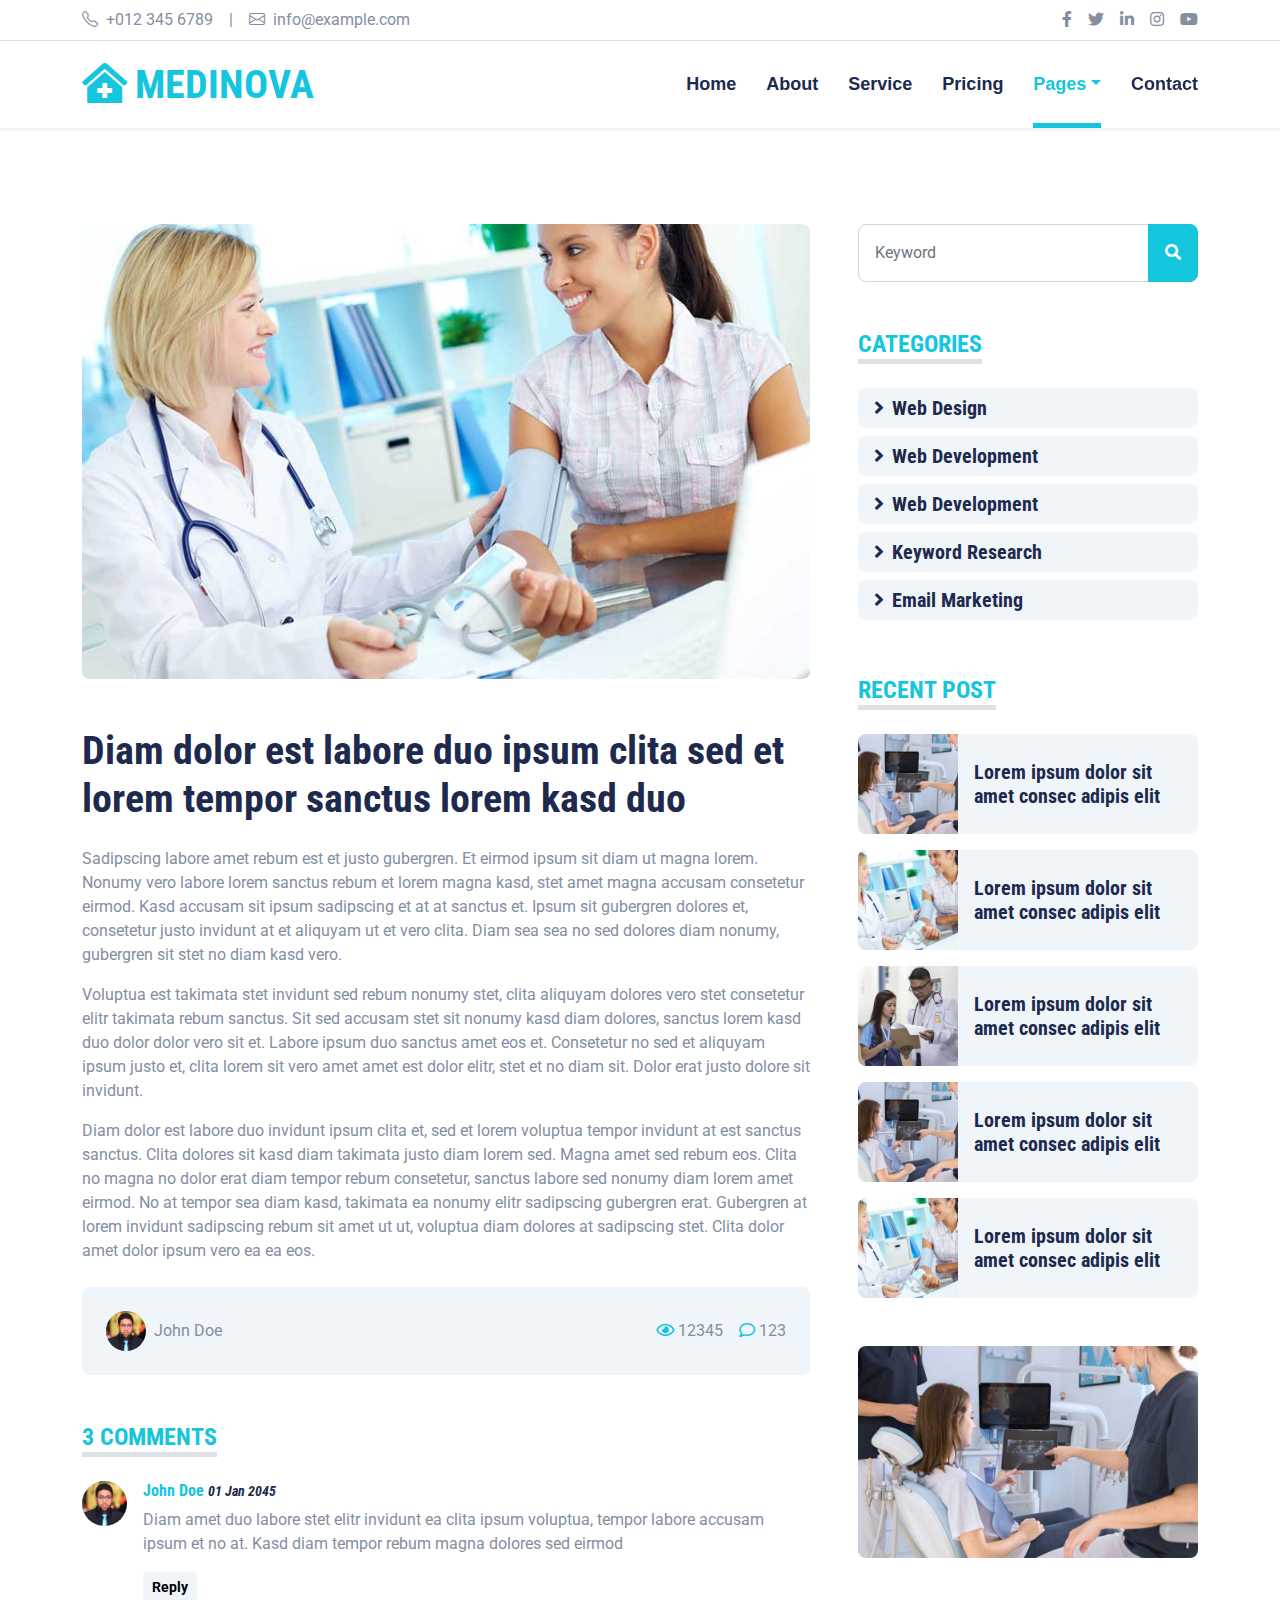
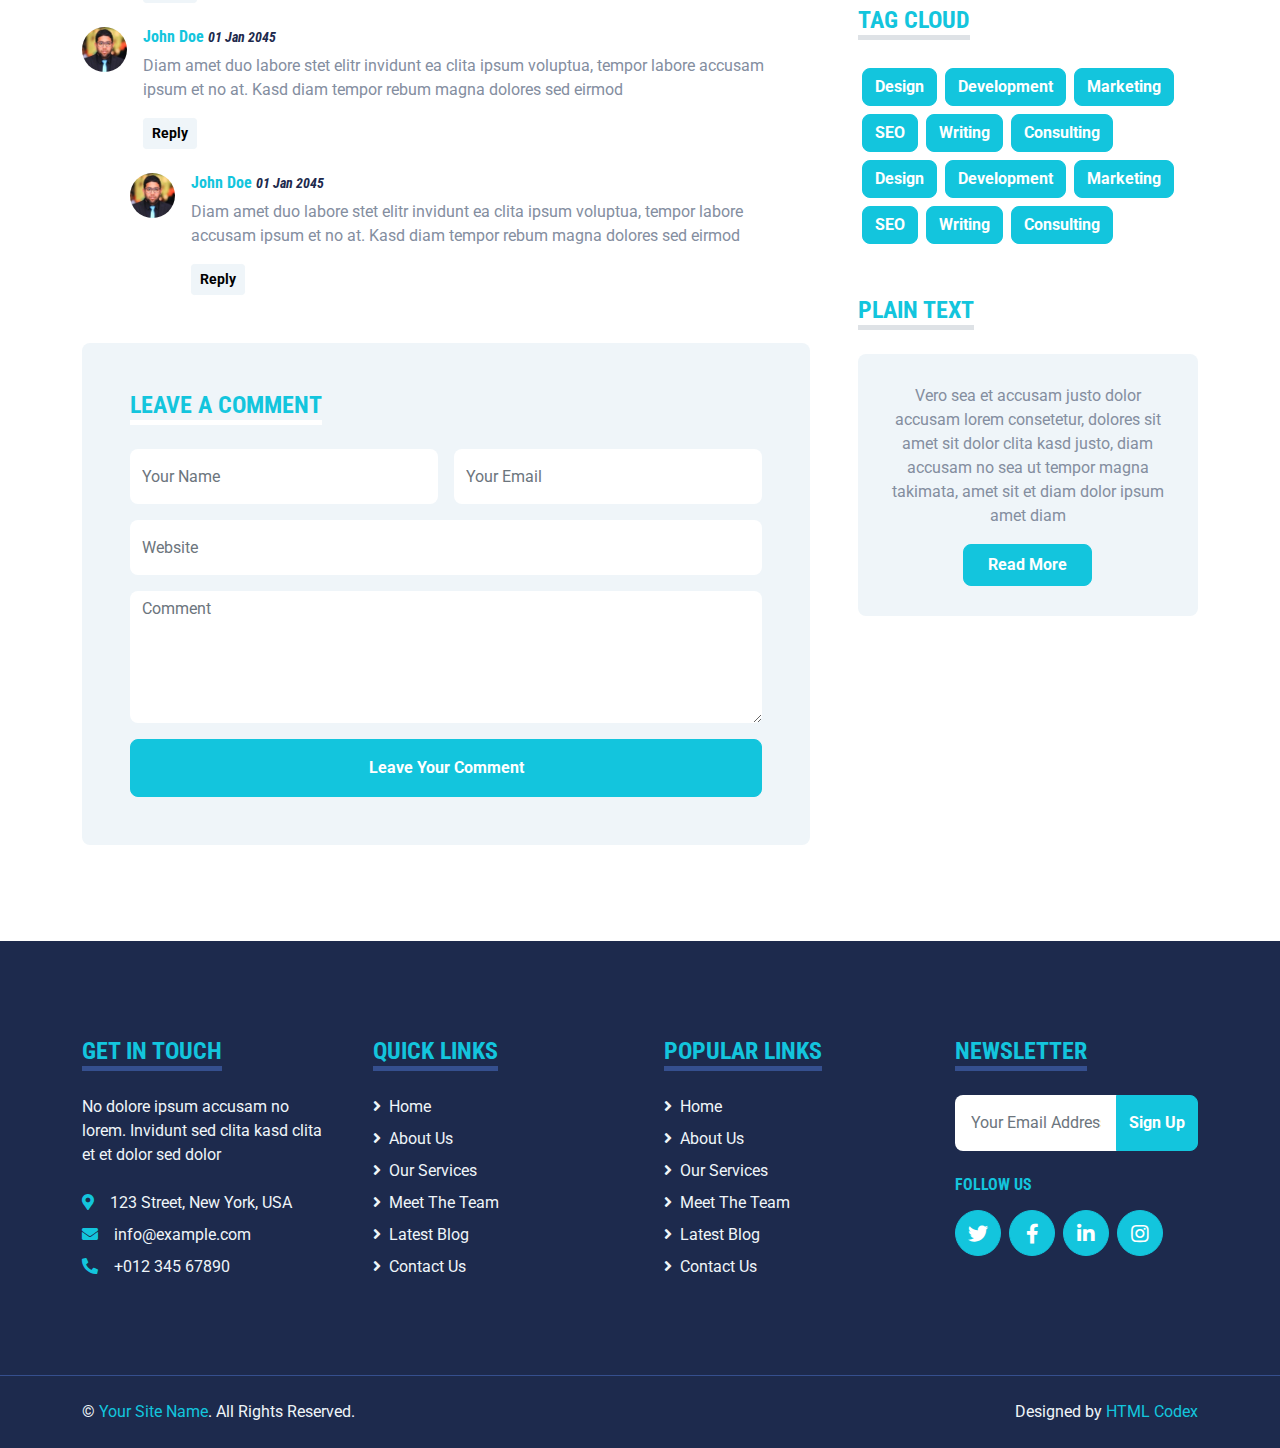
<file: insurance/detail.html>
<!DOCTYPE html>
<html lang="en">

<head>
    <meta charset="utf-8">
    <title>MEDINOVA - Hospital Website Template</title>
    <meta content="width=device-width, initial-scale=1.0" name="viewport">
    <meta content="Free HTML Templates" name="keywords">
    <meta content="Free HTML Templates" name="description">

    <!-- Favicon -->
    <link href="img/favicon.ico" rel="icon">

    <!-- Google Web Fonts -->
    <link rel="preconnect" href="https://fonts.gstatic.com">
    <link href="https://fonts.googleapis.com/css2?family=Roboto+Condensed:wght@400;700&family=Roboto:wght@400;700&display=swap" rel="stylesheet">  

    <!-- Icon Font Stylesheet -->
    <link href="https://cdnjs.cloudflare.com/ajax/libs/font-awesome/5.15.0/css/all.min.css" rel="stylesheet">
    <link href="https://cdn.jsdelivr.net/npm/bootstrap-icons@1.4.1/font/bootstrap-icons.css" rel="stylesheet">

    <!-- Libraries Stylesheet -->
    <link href="lib/owlcarousel/assets/owl.carousel.min.css" rel="stylesheet">
    <link href="lib/tempusdominus/css/tempusdominus-bootstrap-4.min.css" rel="stylesheet" />

    <!-- Customized Bootstrap Stylesheet -->
    <link href="css/bootstrap.min.css" rel="stylesheet">

    <!-- Template Stylesheet -->
    <link href="css/style.css" rel="stylesheet">
</head>

<body>
    <!-- Topbar Start -->
    <div class="container-fluid py-2 border-bottom d-none d-lg-block">
        <div class="container">
            <div class="row">
                <div class="col-md-6 text-center text-lg-start mb-2 mb-lg-0">
                    <div class="d-inline-flex align-items-center">
                        <a class="text-decoration-none text-body pe-3" href=""><i class="bi bi-telephone me-2"></i>+012 345 6789</a>
                        <span class="text-body">|</span>
                        <a class="text-decoration-none text-body px-3" href=""><i class="bi bi-envelope me-2"></i>info@example.com</a>
                    </div>
                </div>
                <div class="col-md-6 text-center text-lg-end">
                    <div class="d-inline-flex align-items-center">
                        <a class="text-body px-2" href="">
                            <i class="fab fa-facebook-f"></i>
                        </a>
                        <a class="text-body px-2" href="">
                            <i class="fab fa-twitter"></i>
                        </a>
                        <a class="text-body px-2" href="">
                            <i class="fab fa-linkedin-in"></i>
                        </a>
                        <a class="text-body px-2" href="">
                            <i class="fab fa-instagram"></i>
                        </a>
                        <a class="text-body ps-2" href="">
                            <i class="fab fa-youtube"></i>
                        </a>
                    </div>
                </div>
            </div>
        </div>
    </div>
    <!-- Topbar End -->


    <!-- Navbar Start -->
    <div class="container-fluid sticky-top bg-white shadow-sm mb-5">
        <div class="container">
            <nav class="navbar navbar-expand-lg bg-white navbar-light py-3 py-lg-0">
                <a href="index.html" class="navbar-brand">
                    <h1 class="m-0 text-uppercase text-primary"><i class="fa fa-clinic-medical me-2"></i>Medinova</h1>
                </a>
                <button class="navbar-toggler" type="button" data-bs-toggle="collapse" data-bs-target="#navbarCollapse">
                    <span class="navbar-toggler-icon"></span>
                </button>
                <div class="collapse navbar-collapse" id="navbarCollapse">
                    <div class="navbar-nav ms-auto py-0">
                        <a href="index.html" class="nav-item nav-link">Home</a>
                        <a href="about.html" class="nav-item nav-link">About</a>
                        <a href="service.html" class="nav-item nav-link">Service</a>
                        <a href="price.html" class="nav-item nav-link">Pricing</a>
                        <div class="nav-item dropdown">
                            <a href="#" class="nav-link dropdown-toggle active" data-bs-toggle="dropdown">Pages</a>
                            <div class="dropdown-menu m-0">
                                <a href="blog.html" class="dropdown-item">Blog Grid</a>
                                <a href="detail.html" class="dropdown-item active">Blog Detail</a>
                                <a href="team.html" class="dropdown-item">The Team</a>
                                <a href="testimonial.html" class="dropdown-item">Testimonial</a>
                                <a href="appointment.html" class="dropdown-item">Appointment</a>
                                <a href="search.html" class="dropdown-item">Search</a>
                            </div>
                        </div>
                        <a href="contact.html" class="nav-item nav-link">Contact</a>
                    </div>
                </div>
            </nav>
        </div>
    </div>
    <!-- Navbar End -->


    <!-- Blog Start -->
    <div class="container py-5">
        <div class="row g-5">
            <div class="col-lg-8">
                <!-- Blog Detail Start -->
                <div class="mb-5">
                    <img class="img-fluid w-100 rounded mb-5" src="img/blog-2.jpg" alt="">
                    <h1 class="mb-4">Diam dolor est labore duo ipsum clita sed et lorem tempor sanctus lorem kasd duo</h1>
                    <p>Sadipscing labore amet rebum est et justo gubergren. Et eirmod ipsum sit diam ut
                        magna lorem. Nonumy vero labore lorem sanctus rebum et lorem magna kasd, stet
                        amet magna accusam consetetur eirmod. Kasd accusam sit ipsum sadipscing et at at
                        sanctus et. Ipsum sit gubergren dolores et, consetetur justo invidunt at et
                        aliquyam ut et vero clita. Diam sea sea no sed dolores diam nonumy, gubergren
                        sit stet no diam kasd vero.</p>
                    <p>Voluptua est takimata stet invidunt sed rebum nonumy stet, clita aliquyam dolores
                        vero stet consetetur elitr takimata rebum sanctus. Sit sed accusam stet sit
                        nonumy kasd diam dolores, sanctus lorem kasd duo dolor dolor vero sit et. Labore
                        ipsum duo sanctus amet eos et. Consetetur no sed et aliquyam ipsum justo et,
                        clita lorem sit vero amet amet est dolor elitr, stet et no diam sit. Dolor erat
                        justo dolore sit invidunt.</p>
                    <p>Diam dolor est labore duo invidunt ipsum clita et, sed et lorem voluptua tempor
                        invidunt at est sanctus sanctus. Clita dolores sit kasd diam takimata justo diam
                        lorem sed. Magna amet sed rebum eos. Clita no magna no dolor erat diam tempor
                        rebum consetetur, sanctus labore sed nonumy diam lorem amet eirmod. No at tempor
                        sea diam kasd, takimata ea nonumy elitr sadipscing gubergren erat. Gubergren at
                        lorem invidunt sadipscing rebum sit amet ut ut, voluptua diam dolores at
                        sadipscing stet. Clita dolor amet dolor ipsum vero ea ea eos.</p>
                    <div class="d-flex justify-content-between bg-light rounded p-4 mt-4 mb-4">
                        <div class="d-flex align-items-center">
                            <img class="rounded-circle me-2" src="img/user.jpg" width="40" height="40" alt="">
                            <span>John Doe</span>
                        </div>
                        <div class="d-flex align-items-center">
                            <span class="ms-3"><i class="far fa-eye text-primary me-1"></i>12345</span>
                            <span class="ms-3"><i class="far fa-comment text-primary me-1"></i>123</span>
                        </div>
                    </div>
                </div>
                <!-- Blog Detail End -->

                <!-- Comment List Start -->
                <div class="mb-5">
                    <h4 class="d-inline-block text-primary text-uppercase border-bottom border-5 mb-4">3 Comments</h4>
                    <div class="d-flex mb-4">
                        <img src="img/user.jpg" class="img-fluid rounded-circle" style="width: 45px; height: 45px;">
                        <div class="ps-3">
                            <h6><a href="">John Doe</a> <small><i>01 Jan 2045</i></small></h6>
                            <p>Diam amet duo labore stet elitr invidunt ea clita ipsum voluptua, tempor labore
                                accusam ipsum et no at. Kasd diam tempor rebum magna dolores sed eirmod</p>
                            <button class="btn btn-sm btn-light">Reply</button>
                        </div>
                    </div>
                    <div class="d-flex mb-4">
                        <img src="img/user.jpg" class="img-fluid rounded-circle" style="width: 45px; height: 45px;">
                        <div class="ps-3">
                            <h6><a href="">John Doe</a> <small><i>01 Jan 2045</i></small></h6>
                            <p>Diam amet duo labore stet elitr invidunt ea clita ipsum voluptua, tempor labore
                                accusam ipsum et no at. Kasd diam tempor rebum magna dolores sed eirmod</p>
                            <button class="btn btn-sm btn-light">Reply</button>
                        </div>
                    </div>
                    <div class="d-flex ms-5 mb-4">
                        <img src="img/user.jpg" class="img-fluid rounded-circle" style="width: 45px; height: 45px;">
                        <div class="ps-3">
                            <h6><a href="">John Doe</a> <small><i>01 Jan 2045</i></small></h6>
                            <p>Diam amet duo labore stet elitr invidunt ea clita ipsum voluptua, tempor labore
                                accusam ipsum et no at. Kasd diam tempor rebum magna dolores sed eirmod</p>
                            <button class="btn btn-sm btn-light">Reply</button>
                        </div>
                    </div>
                </div>
                <!-- Comment List End -->

                <!-- Comment Form Start -->
                <div class="bg-light rounded p-5">
                    <h4 class="d-inline-block text-primary text-uppercase border-bottom border-5 border-white mb-4">Leave a comment</h4>
                    <form>
                        <div class="row g-3">
                            <div class="col-12 col-sm-6">
                                <input type="text" class="form-control bg-white border-0" placeholder="Your Name" style="height: 55px;">
                            </div>
                            <div class="col-12 col-sm-6">
                                <input type="email" class="form-control bg-white border-0" placeholder="Your Email" style="height: 55px;">
                            </div>
                            <div class="col-12">
                                <input type="text" class="form-control bg-white border-0" placeholder="Website" style="height: 55px;">
                            </div>
                            <div class="col-12">
                                <textarea class="form-control bg-white border-0" rows="5" placeholder="Comment"></textarea>
                            </div>
                            <div class="col-12">
                                <button class="btn btn-primary w-100 py-3" type="submit">Leave Your Comment</button>
                            </div>
                        </div>
                    </form>
                </div>
                <!-- Comment Form End -->
            </div>

            <!-- Sidebar Start -->
            <div class="col-lg-4">
                <!-- Search Form Start -->
                <div class="mb-5">
                    <div class="input-group">
                        <input type="text" class="form-control p-3" placeholder="Keyword">
                        <button class="btn btn-primary px-3"><i class="fa fa-search"></i></button>
                    </div>
                </div>
                <!-- Search Form End -->

                <!-- Category Start -->
                <div class="mb-5">
                    <h4 class="d-inline-block text-primary text-uppercase border-bottom border-5 mb-4">Categories</h4>
                    <div class="d-flex flex-column justify-content-start">
                        <a class="h5 bg-light rounded py-2 px-3 mb-2" href="#"><i class="fa fa-angle-right me-2"></i>Web Design</a>
                        <a class="h5 bg-light rounded py-2 px-3 mb-2" href="#"><i class="fa fa-angle-right me-2"></i>Web Development</a>
                        <a class="h5 bg-light rounded py-2 px-3 mb-2" href="#"><i class="fa fa-angle-right me-2"></i>Web Development</a>
                        <a class="h5 bg-light rounded py-2 px-3 mb-2" href="#"><i class="fa fa-angle-right me-2"></i>Keyword Research</a>
                        <a class="h5 bg-light rounded py-2 px-3 mb-2" href="#"><i class="fa fa-angle-right me-2"></i>Email Marketing</a>
                    </div>
                </div>
                <!-- Category End -->

                <!-- Recent Post Start -->
                <div class="mb-5">
                    <h4 class="d-inline-block text-primary text-uppercase border-bottom border-5 mb-4">Recent Post</h4>
                    <div class="d-flex rounded overflow-hidden mb-3">
                        <img class="img-fluid" src="img/blog-1.jpg" style="width: 100px; height: 100px; object-fit: cover;" alt="">
                        <a href="" class="h5 d-flex align-items-center bg-light px-3 mb-0">Lorem ipsum dolor sit amet consec adipis elit
                        </a>
                    </div>
                    <div class="d-flex rounded overflow-hidden mb-3">
                        <img class="img-fluid" src="img/blog-2.jpg" style="width: 100px; height: 100px; object-fit: cover;" alt="">
                        <a href="" class="h5 d-flex align-items-center bg-light px-3 mb-0">Lorem ipsum dolor sit amet consec adipis elit
                        </a>
                    </div>
                    <div class="d-flex rounded overflow-hidden mb-3">
                        <img class="img-fluid" src="img/blog-3.jpg" style="width: 100px; height: 100px; object-fit: cover;" alt="">
                        <a href="" class="h5 d-flex align-items-center bg-light px-3 mb-0">Lorem ipsum dolor sit amet consec adipis elit
                        </a>
                    </div>
                    <div class="d-flex rounded overflow-hidden mb-3">
                        <img class="img-fluid" src="img/blog-1.jpg" style="width: 100px; height: 100px; object-fit: cover;" alt="">
                        <a href="" class="h5 d-flex align-items-center bg-light px-3 mb-0">Lorem ipsum dolor sit amet consec adipis elit
                        </a>
                    </div>
                    <div class="d-flex rounded overflow-hidden mb-3">
                        <img class="img-fluid" src="img/blog-2.jpg" style="width: 100px; height: 100px; object-fit: cover;" alt="">
                        <a href="" class="h5 d-flex align-items-center bg-light px-3 mb-0">Lorem ipsum dolor sit amet consec adipis elit
                        </a>
                    </div>
                </div>
                <!-- Recent Post End -->

                <!-- Image Start -->
                <div class="mb-5">
                    <img src="img/blog-1.jpg" alt="" class="img-fluid rounded">
                </div>
                <!-- Image End -->

                <!-- Tags Start -->
                <div class="mb-5">
                    <h4 class="d-inline-block text-primary text-uppercase border-bottom border-5 mb-4">Tag Cloud</h4>
                    <div class="d-flex flex-wrap m-n1">
                        <a href="" class="btn btn-primary m-1">Design</a>
                        <a href="" class="btn btn-primary m-1">Development</a>
                        <a href="" class="btn btn-primary m-1">Marketing</a>
                        <a href="" class="btn btn-primary m-1">SEO</a>
                        <a href="" class="btn btn-primary m-1">Writing</a>
                        <a href="" class="btn btn-primary m-1">Consulting</a>
                        <a href="" class="btn btn-primary m-1">Design</a>
                        <a href="" class="btn btn-primary m-1">Development</a>
                        <a href="" class="btn btn-primary m-1">Marketing</a>
                        <a href="" class="btn btn-primary m-1">SEO</a>
                        <a href="" class="btn btn-primary m-1">Writing</a>
                        <a href="" class="btn btn-primary m-1">Consulting</a>
                    </div>
                </div>
                <!-- Tags End -->

                <!-- Plain Text Start -->
                <div>
                    <h4 class="d-inline-block text-primary text-uppercase border-bottom border-5 mb-4">Plain Text</h4>
                    <div class="bg-light rounded text-center" style="padding: 30px;">
                        <p>Vero sea et accusam justo dolor accusam lorem consetetur, dolores sit amet sit dolor clita kasd justo, diam accusam no sea ut tempor magna takimata, amet sit et diam dolor ipsum amet diam</p>
                        <a href="" class="btn btn-primary py-2 px-4">Read More</a>
                    </div>
                </div>
                <!-- Plain Text End -->
            </div>
            <!-- Sidebar End -->
        </div>
    </div>
    <!-- Blog End -->


    <!-- Footer Start -->
    <div class="container-fluid bg-dark text-light mt-5 py-5">
        <div class="container py-5">
            <div class="row g-5">
                <div class="col-lg-3 col-md-6">
                    <h4 class="d-inline-block text-primary text-uppercase border-bottom border-5 border-secondary mb-4">Get In Touch</h4>
                    <p class="mb-4">No dolore ipsum accusam no lorem. Invidunt sed clita kasd clita et et dolor sed dolor</p>
                    <p class="mb-2"><i class="fa fa-map-marker-alt text-primary me-3"></i>123 Street, New York, USA</p>
                    <p class="mb-2"><i class="fa fa-envelope text-primary me-3"></i>info@example.com</p>
                    <p class="mb-0"><i class="fa fa-phone-alt text-primary me-3"></i>+012 345 67890</p>
                </div>
                <div class="col-lg-3 col-md-6">
                    <h4 class="d-inline-block text-primary text-uppercase border-bottom border-5 border-secondary mb-4">Quick Links</h4>
                    <div class="d-flex flex-column justify-content-start">
                        <a class="text-light mb-2" href="#"><i class="fa fa-angle-right me-2"></i>Home</a>
                        <a class="text-light mb-2" href="#"><i class="fa fa-angle-right me-2"></i>About Us</a>
                        <a class="text-light mb-2" href="#"><i class="fa fa-angle-right me-2"></i>Our Services</a>
                        <a class="text-light mb-2" href="#"><i class="fa fa-angle-right me-2"></i>Meet The Team</a>
                        <a class="text-light mb-2" href="#"><i class="fa fa-angle-right me-2"></i>Latest Blog</a>
                        <a class="text-light" href="#"><i class="fa fa-angle-right me-2"></i>Contact Us</a>
                    </div>
                </div>
                <div class="col-lg-3 col-md-6">
                    <h4 class="d-inline-block text-primary text-uppercase border-bottom border-5 border-secondary mb-4">Popular Links</h4>
                    <div class="d-flex flex-column justify-content-start">
                        <a class="text-light mb-2" href="#"><i class="fa fa-angle-right me-2"></i>Home</a>
                        <a class="text-light mb-2" href="#"><i class="fa fa-angle-right me-2"></i>About Us</a>
                        <a class="text-light mb-2" href="#"><i class="fa fa-angle-right me-2"></i>Our Services</a>
                        <a class="text-light mb-2" href="#"><i class="fa fa-angle-right me-2"></i>Meet The Team</a>
                        <a class="text-light mb-2" href="#"><i class="fa fa-angle-right me-2"></i>Latest Blog</a>
                        <a class="text-light" href="#"><i class="fa fa-angle-right me-2"></i>Contact Us</a>
                    </div>
                </div>
                <div class="col-lg-3 col-md-6">
                    <h4 class="d-inline-block text-primary text-uppercase border-bottom border-5 border-secondary mb-4">Newsletter</h4>
                    <form action="">
                        <div class="input-group">
                            <input type="text" class="form-control p-3 border-0" placeholder="Your Email Address">
                            <button class="btn btn-primary">Sign Up</button>
                        </div>
                    </form>
                    <h6 class="text-primary text-uppercase mt-4 mb-3">Follow Us</h6>
                    <div class="d-flex">
                        <a class="btn btn-lg btn-primary btn-lg-square rounded-circle me-2" href="#"><i class="fab fa-twitter"></i></a>
                        <a class="btn btn-lg btn-primary btn-lg-square rounded-circle me-2" href="#"><i class="fab fa-facebook-f"></i></a>
                        <a class="btn btn-lg btn-primary btn-lg-square rounded-circle me-2" href="#"><i class="fab fa-linkedin-in"></i></a>
                        <a class="btn btn-lg btn-primary btn-lg-square rounded-circle" href="#"><i class="fab fa-instagram"></i></a>
                    </div>
                </div>
            </div>
        </div>
    </div>
    <div class="container-fluid bg-dark text-light border-top border-secondary py-4">
        <div class="container">
            <div class="row g-5">
                <div class="col-md-6 text-center text-md-start">
                    <p class="mb-md-0">&copy; <a class="text-primary" href="#">Your Site Name</a>. All Rights Reserved.</p>
                </div>
                <div class="col-md-6 text-center text-md-end">
                    <p class="mb-0">Designed by <a class="text-primary" href="https://htmlcodex.com">HTML Codex</a></p>
                </div>
            </div>
        </div>
    </div>
    <!-- Footer End -->


    <!-- Back to Top -->
    <a href="#" class="btn btn-lg btn-primary btn-lg-square back-to-top"><i class="bi bi-arrow-up"></i></a>


    <!-- JavaScript Libraries -->
    <script src="https://code.jquery.com/jquery-3.4.1.min.js"></script>
    <script src="https://cdn.jsdelivr.net/npm/bootstrap@5.0.0/dist/js/bootstrap.bundle.min.js"></script>
    <script src="lib/easing/easing.min.js"></script>
    <script src="lib/waypoints/waypoints.min.js"></script>
    <script src="lib/owlcarousel/owl.carousel.min.js"></script>
    <script src="lib/tempusdominus/js/moment.min.js"></script>
    <script src="lib/tempusdominus/js/moment-timezone.min.js"></script>
    <script src="lib/tempusdominus/js/tempusdominus-bootstrap-4.min.js"></script>

    <!-- Template Javascript -->
    <script src="js/main.js"></script>
</body>

</html>
</file>
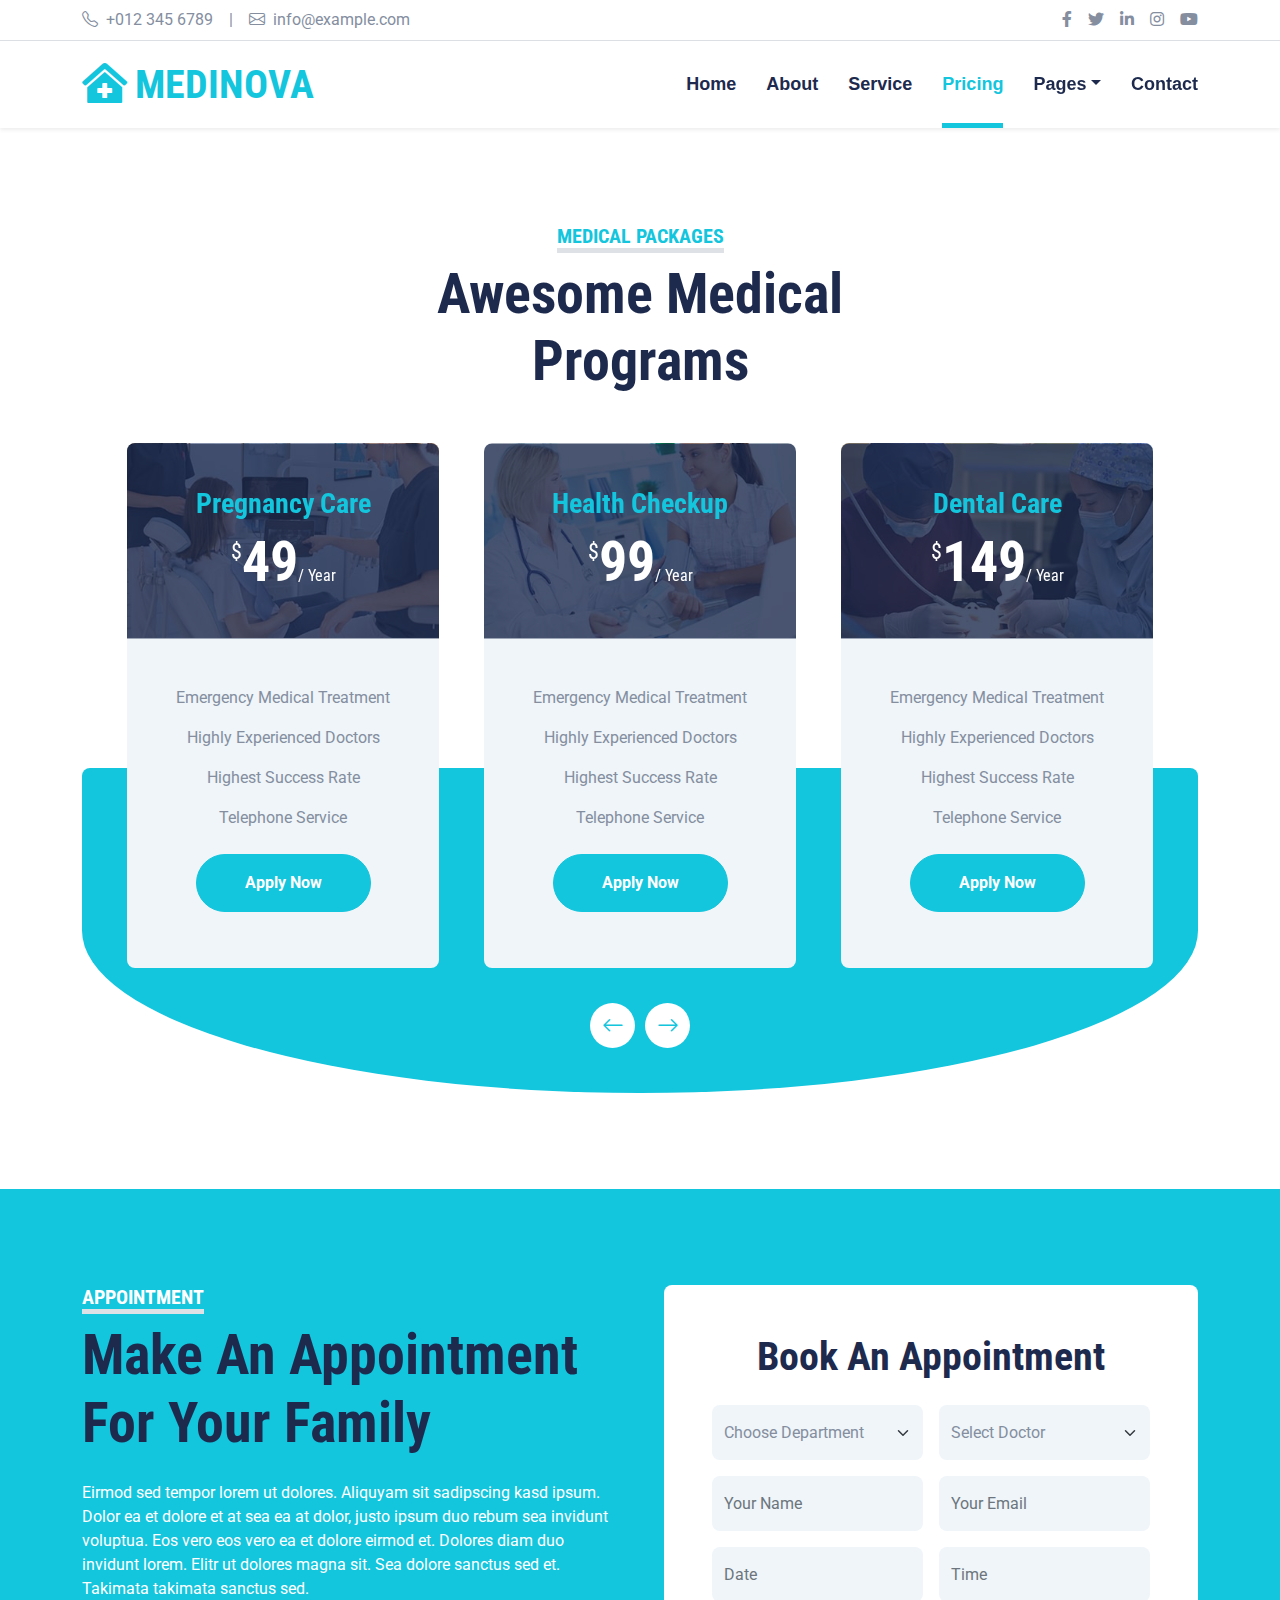
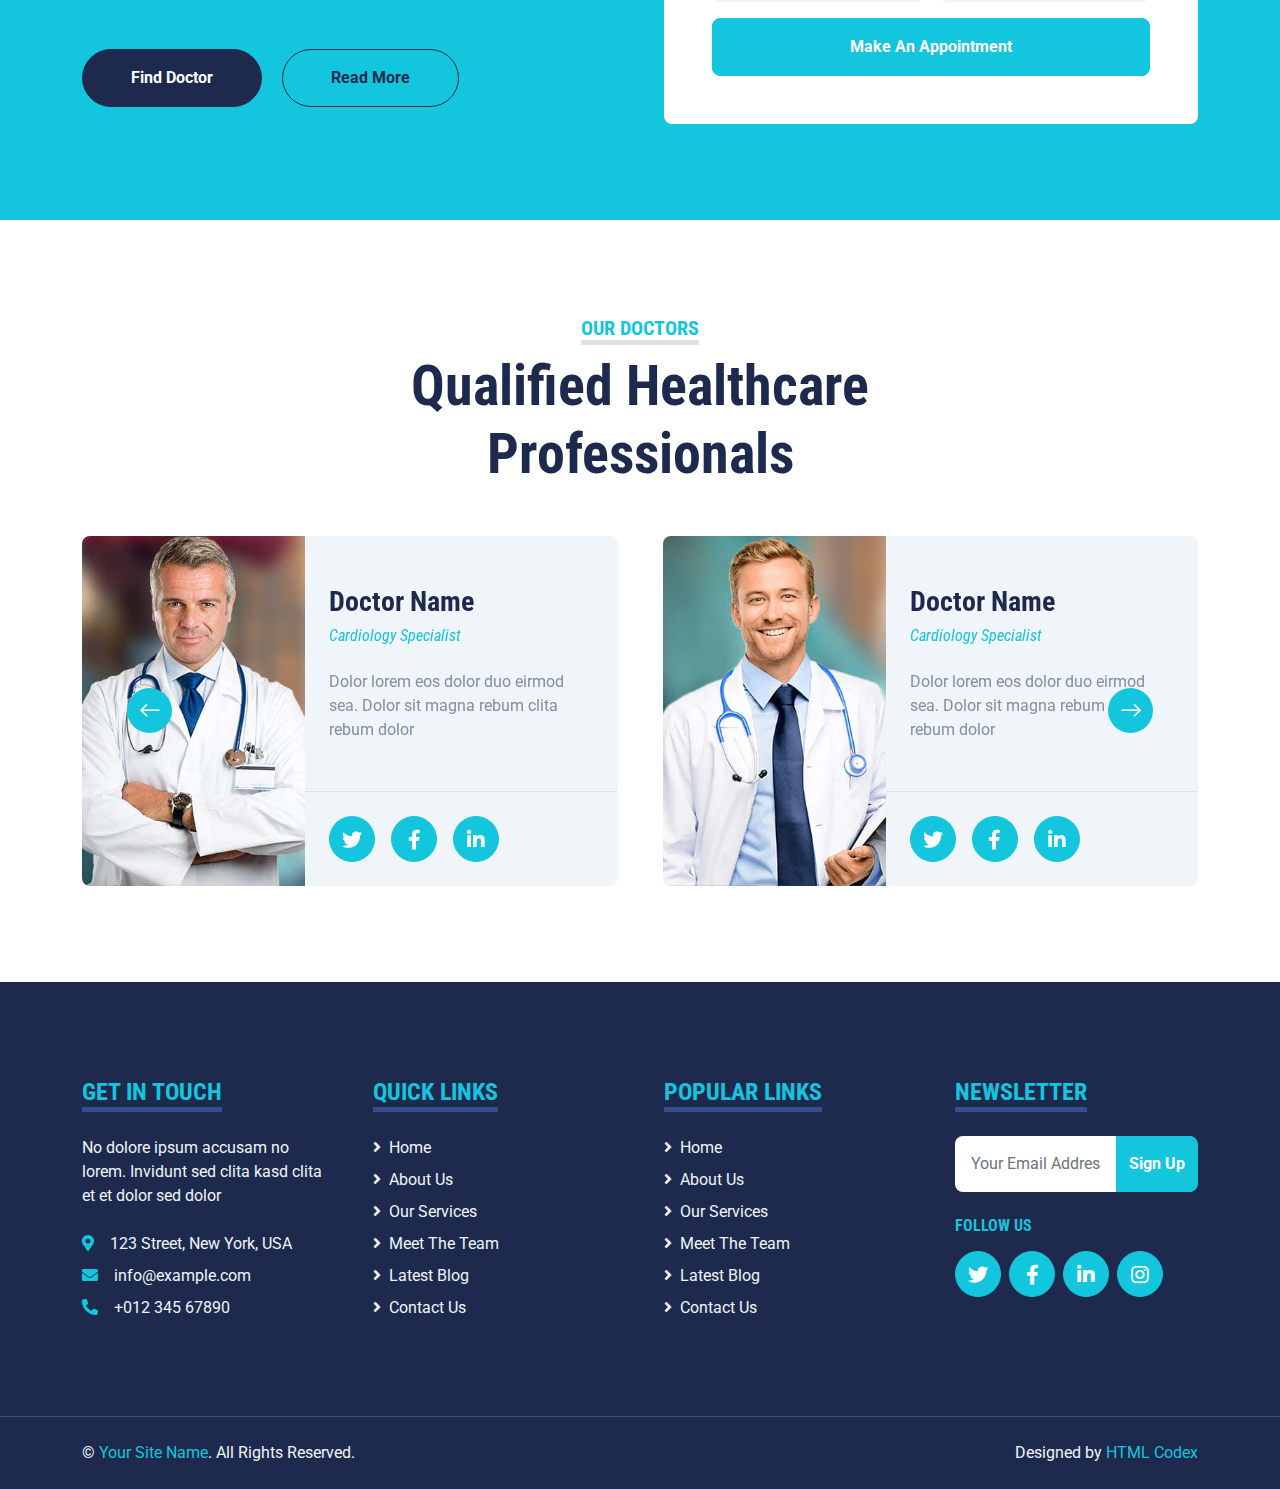
<file: insurance/price.html>
<!DOCTYPE html>
<html lang="en">

<head>
    <meta charset="utf-8">
    <title>MEDINOVA - Hospital Website Template</title>
    <meta content="width=device-width, initial-scale=1.0" name="viewport">
    <meta content="Free HTML Templates" name="keywords">
    <meta content="Free HTML Templates" name="description">

    <!-- Favicon -->
    <link href="img/favicon.ico" rel="icon">

    <!-- Google Web Fonts -->
    <link rel="preconnect" href="https://fonts.gstatic.com">
    <link href="https://fonts.googleapis.com/css2?family=Roboto+Condensed:wght@400;700&family=Roboto:wght@400;700&display=swap" rel="stylesheet">  

    <!-- Icon Font Stylesheet -->
    <link href="https://cdnjs.cloudflare.com/ajax/libs/font-awesome/5.15.0/css/all.min.css" rel="stylesheet">
    <link href="https://cdn.jsdelivr.net/npm/bootstrap-icons@1.4.1/font/bootstrap-icons.css" rel="stylesheet">

    <!-- Libraries Stylesheet -->
    <link href="lib/owlcarousel/assets/owl.carousel.min.css" rel="stylesheet">
    <link href="lib/tempusdominus/css/tempusdominus-bootstrap-4.min.css" rel="stylesheet" />

    <!-- Customized Bootstrap Stylesheet -->
    <link href="css/bootstrap.min.css" rel="stylesheet">

    <!-- Template Stylesheet -->
    <link href="css/style.css" rel="stylesheet">
</head>

<body>
    <!-- Topbar Start -->
    <div class="container-fluid py-2 border-bottom d-none d-lg-block">
        <div class="container">
            <div class="row">
                <div class="col-md-6 text-center text-lg-start mb-2 mb-lg-0">
                    <div class="d-inline-flex align-items-center">
                        <a class="text-decoration-none text-body pe-3" href=""><i class="bi bi-telephone me-2"></i>+012 345 6789</a>
                        <span class="text-body">|</span>
                        <a class="text-decoration-none text-body px-3" href=""><i class="bi bi-envelope me-2"></i>info@example.com</a>
                    </div>
                </div>
                <div class="col-md-6 text-center text-lg-end">
                    <div class="d-inline-flex align-items-center">
                        <a class="text-body px-2" href="">
                            <i class="fab fa-facebook-f"></i>
                        </a>
                        <a class="text-body px-2" href="">
                            <i class="fab fa-twitter"></i>
                        </a>
                        <a class="text-body px-2" href="">
                            <i class="fab fa-linkedin-in"></i>
                        </a>
                        <a class="text-body px-2" href="">
                            <i class="fab fa-instagram"></i>
                        </a>
                        <a class="text-body ps-2" href="">
                            <i class="fab fa-youtube"></i>
                        </a>
                    </div>
                </div>
            </div>
        </div>
    </div>
    <!-- Topbar End -->


    <!-- Navbar Start -->
    <div class="container-fluid sticky-top bg-white shadow-sm mb-5">
        <div class="container">
            <nav class="navbar navbar-expand-lg bg-white navbar-light py-3 py-lg-0">
                <a href="index.html" class="navbar-brand">
                    <h1 class="m-0 text-uppercase text-primary"><i class="fa fa-clinic-medical me-2"></i>Medinova</h1>
                </a>
                <button class="navbar-toggler" type="button" data-bs-toggle="collapse" data-bs-target="#navbarCollapse">
                    <span class="navbar-toggler-icon"></span>
                </button>
                <div class="collapse navbar-collapse" id="navbarCollapse">
                    <div class="navbar-nav ms-auto py-0">
                        <a href="index.html" class="nav-item nav-link">Home</a>
                        <a href="about.html" class="nav-item nav-link">About</a>
                        <a href="service.html" class="nav-item nav-link">Service</a>
                        <a href="price.html" class="nav-item nav-link active">Pricing</a>
                        <div class="nav-item dropdown">
                            <a href="#" class="nav-link dropdown-toggle" data-bs-toggle="dropdown">Pages</a>
                            <div class="dropdown-menu m-0">
                                <a href="blog.html" class="dropdown-item">Blog Grid</a>
                                <a href="detail.html" class="dropdown-item">Blog Detail</a>
                                <a href="team.html" class="dropdown-item">The Team</a>
                                <a href="testimonial.html" class="dropdown-item">Testimonial</a>
                                <a href="appointment.html" class="dropdown-item">Appointment</a>
                                <a href="search.html" class="dropdown-item">Search</a>
                            </div>
                        </div>
                        <a href="contact.html" class="nav-item nav-link">Contact</a>
                    </div>
                </div>
            </nav>
        </div>
    </div>
    <!-- Navbar End -->


    <!-- Pricing Plan Start -->
    <div class="container-fluid py-5">
        <div class="container">
            <div class="text-center mx-auto mb-5" style="max-width: 500px;">
                <h5 class="d-inline-block text-primary text-uppercase border-bottom border-5">Medical Packages</h5>
                <h1 class="display-4">Awesome Medical Programs</h1>
            </div>
            <div class="owl-carousel price-carousel position-relative" style="padding: 0 45px 45px 45px;">
                <div class="bg-light rounded text-center">
                    <div class="position-relative">
                        <img class="img-fluid rounded-top" src="img/price-1.jpg" alt="">
                        <div class="position-absolute w-100 h-100 top-50 start-50 translate-middle rounded-top d-flex flex-column align-items-center justify-content-center" style="background: rgba(29, 42, 77, .8);">
                            <h3 class="text-primary">Pregnancy Care</h3>
                            <h1 class="display-4 text-white mb-0">
                                <small class="align-top fw-normal" style="font-size: 22px; line-height: 45px;">$</small>49<small class="align-bottom fw-normal" style="font-size: 16px; line-height: 40px;">/ Year</small>
                            </h1>
                        </div>
                    </div>
                    <div class="text-center py-5">
                        <p>Emergency Medical Treatment</p>
                        <p>Highly Experienced Doctors</p>
                        <p>Highest Success Rate</p>
                        <p>Telephone Service</p>
                        <a href="" class="btn btn-primary rounded-pill py-3 px-5 my-2">Apply Now</a>
                    </div>
                </div>
                <div class="bg-light rounded text-center">
                    <div class="position-relative">
                        <img class="img-fluid rounded-top" src="img/price-2.jpg" alt="">
                        <div class="position-absolute w-100 h-100 top-50 start-50 translate-middle rounded-top d-flex flex-column align-items-center justify-content-center" style="background: rgba(29, 42, 77, .8);">
                            <h3 class="text-primary">Health Checkup</h3>
                            <h1 class="display-4 text-white mb-0">
                                <small class="align-top fw-normal" style="font-size: 22px; line-height: 45px;">$</small>99<small class="align-bottom fw-normal" style="font-size: 16px; line-height: 40px;">/ Year</small>
                            </h1>
                        </div>
                    </div>
                    <div class="text-center py-5">
                        <p>Emergency Medical Treatment</p>
                        <p>Highly Experienced Doctors</p>
                        <p>Highest Success Rate</p>
                        <p>Telephone Service</p>
                        <a href="" class="btn btn-primary rounded-pill py-3 px-5 my-2">Apply Now</a>
                    </div>
                </div>
                <div class="bg-light rounded text-center">
                    <div class="position-relative">
                        <img class="img-fluid rounded-top" src="img/price-3.jpg" alt="">
                        <div class="position-absolute w-100 h-100 top-50 start-50 translate-middle rounded-top d-flex flex-column align-items-center justify-content-center" style="background: rgba(29, 42, 77, .8);">
                            <h3 class="text-primary">Dental Care</h3>
                            <h1 class="display-4 text-white mb-0">
                                <small class="align-top fw-normal" style="font-size: 22px; line-height: 45px;">$</small>149<small class="align-bottom fw-normal" style="font-size: 16px; line-height: 40px;">/ Year</small>
                            </h1>
                        </div>
                    </div>
                    <div class="text-center py-5">
                        <p>Emergency Medical Treatment</p>
                        <p>Highly Experienced Doctors</p>
                        <p>Highest Success Rate</p>
                        <p>Telephone Service</p>
                        <a href="" class="btn btn-primary rounded-pill py-3 px-5 my-2">Apply Now</a>
                    </div>
                </div>
                <div class="bg-light rounded text-center">
                    <div class="position-relative">
                        <img class="img-fluid rounded-top" src="img/price-4.jpg" alt="">
                        <div class="position-absolute w-100 h-100 top-50 start-50 translate-middle rounded-top d-flex flex-column align-items-center justify-content-center" style="background: rgba(29, 42, 77, .8);">
                            <h3 class="text-primary">Operation & Surgery</h3>
                            <h1 class="display-4 text-white mb-0">
                                <small class="align-top fw-normal" style="font-size: 22px; line-height: 45px;">$</small>199<small class="align-bottom fw-normal" style="font-size: 16px; line-height: 40px;">/ Year</small>
                            </h1>
                        </div>
                    </div>
                    <div class="text-center py-5">
                        <p>Emergency Medical Treatment</p>
                        <p>Highly Experienced Doctors</p>
                        <p>Highest Success Rate</p>
                        <p>Telephone Service</p>
                        <a href="" class="btn btn-primary rounded-pill py-3 px-5 my-2">Apply Now</a>
                    </div>
                </div>
            </div>
        </div>
    </div>
    <!-- Pricing Plan End -->


    <!-- Appointment Start -->
    <div class="container-fluid bg-primary my-5 py-5">
        <div class="container py-5">
            <div class="row gx-5">
                <div class="col-lg-6 mb-5 mb-lg-0">
                    <div class="mb-4">
                        <h5 class="d-inline-block text-white text-uppercase border-bottom border-5">Appointment</h5>
                        <h1 class="display-4">Make An Appointment For Your Family</h1>
                    </div>
                    <p class="text-white mb-5">Eirmod sed tempor lorem ut dolores. Aliquyam sit sadipscing kasd ipsum. Dolor ea et dolore et at sea ea at dolor, justo ipsum duo rebum sea invidunt voluptua. Eos vero eos vero ea et dolore eirmod et. Dolores diam duo invidunt lorem. Elitr ut dolores magna sit. Sea dolore sanctus sed et. Takimata takimata sanctus sed.</p>
                    <a class="btn btn-dark rounded-pill py-3 px-5 me-3" href="">Find Doctor</a>
                    <a class="btn btn-outline-dark rounded-pill py-3 px-5" href="">Read More</a>
                </div>
                <div class="col-lg-6">
                    <div class="bg-white text-center rounded p-5">
                        <h1 class="mb-4">Book An Appointment</h1>
                        <form>
                            <div class="row g-3">
                                <div class="col-12 col-sm-6">
                                    <select class="form-select bg-light border-0" style="height: 55px;">
                                        <option selected>Choose Department</option>
                                        <option value="1">Department 1</option>
                                        <option value="2">Department 2</option>
                                        <option value="3">Department 3</option>
                                    </select>
                                </div>
                                <div class="col-12 col-sm-6">
                                    <select class="form-select bg-light border-0" style="height: 55px;">
                                        <option selected>Select Doctor</option>
                                        <option value="1">Doctor 1</option>
                                        <option value="2">Doctor 2</option>
                                        <option value="3">Doctor 3</option>
                                    </select>
                                </div>
                                <div class="col-12 col-sm-6">
                                    <input type="text" class="form-control bg-light border-0" placeholder="Your Name" style="height: 55px;">
                                </div>
                                <div class="col-12 col-sm-6">
                                    <input type="email" class="form-control bg-light border-0" placeholder="Your Email" style="height: 55px;">
                                </div>
                                <div class="col-12 col-sm-6">
                                    <div class="date" id="date" data-target-input="nearest">
                                        <input type="text"
                                            class="form-control bg-light border-0 datetimepicker-input"
                                            placeholder="Date" data-target="#date" data-toggle="datetimepicker" style="height: 55px;">
                                    </div>
                                </div>
                                <div class="col-12 col-sm-6">
                                    <div class="time" id="time" data-target-input="nearest">
                                        <input type="text"
                                            class="form-control bg-light border-0 datetimepicker-input"
                                            placeholder="Time" data-target="#time" data-toggle="datetimepicker" style="height: 55px;">
                                    </div>
                                </div>
                                <div class="col-12">
                                    <button class="btn btn-primary w-100 py-3" type="submit">Make An Appointment</button>
                                </div>
                            </div>
                        </form>
                    </div>
                </div>
            </div>
        </div>
    </div>
    <!-- Appointment End -->


    <!-- Team Start -->
    <div class="container-fluid py-5">
        <div class="container">
            <div class="text-center mx-auto mb-5" style="max-width: 500px;">
                <h5 class="d-inline-block text-primary text-uppercase border-bottom border-5">Our Doctors</h5>
                <h1 class="display-4">Qualified Healthcare Professionals</h1>
            </div>
            <div class="owl-carousel team-carousel position-relative">
                <div class="team-item">
                    <div class="row g-0 bg-light rounded overflow-hidden">
                        <div class="col-12 col-sm-5 h-100">
                            <img class="img-fluid h-100" src="img/team-1.jpg" style="object-fit: cover;">
                        </div>
                        <div class="col-12 col-sm-7 h-100 d-flex flex-column">
                            <div class="mt-auto p-4">
                                <h3>Doctor Name</h3>
                                <h6 class="fw-normal fst-italic text-primary mb-4">Cardiology Specialist</h6>
                                <p class="m-0">Dolor lorem eos dolor duo eirmod sea. Dolor sit magna rebum clita rebum dolor</p>
                            </div>
                            <div class="d-flex mt-auto border-top p-4">
                                <a class="btn btn-lg btn-primary btn-lg-square rounded-circle me-3" href="#"><i class="fab fa-twitter"></i></a>
                                <a class="btn btn-lg btn-primary btn-lg-square rounded-circle me-3" href="#"><i class="fab fa-facebook-f"></i></a>
                                <a class="btn btn-lg btn-primary btn-lg-square rounded-circle" href="#"><i class="fab fa-linkedin-in"></i></a>
                            </div>
                        </div>
                    </div>
                </div>
                <div class="team-item">
                    <div class="row g-0 bg-light rounded overflow-hidden">
                        <div class="col-12 col-sm-5 h-100">
                            <img class="img-fluid h-100" src="img/team-2.jpg" style="object-fit: cover;">
                        </div>
                        <div class="col-12 col-sm-7 h-100 d-flex flex-column">
                            <div class="mt-auto p-4">
                                <h3>Doctor Name</h3>
                                <h6 class="fw-normal fst-italic text-primary mb-4">Cardiology Specialist</h6>
                                <p class="m-0">Dolor lorem eos dolor duo eirmod sea. Dolor sit magna rebum clita rebum dolor</p>
                            </div>
                            <div class="d-flex mt-auto border-top p-4">
                                <a class="btn btn-lg btn-primary btn-lg-square rounded-circle me-3" href="#"><i class="fab fa-twitter"></i></a>
                                <a class="btn btn-lg btn-primary btn-lg-square rounded-circle me-3" href="#"><i class="fab fa-facebook-f"></i></a>
                                <a class="btn btn-lg btn-primary btn-lg-square rounded-circle" href="#"><i class="fab fa-linkedin-in"></i></a>
                            </div>
                        </div>
                    </div>
                </div>
                <div class="team-item">
                    <div class="row g-0 bg-light rounded overflow-hidden">
                        <div class="col-12 col-sm-5 h-100">
                            <img class="img-fluid h-100" src="img/team-3.jpg" style="object-fit: cover;">
                        </div>
                        <div class="col-12 col-sm-7 h-100 d-flex flex-column">
                            <div class="mt-auto p-4">
                                <h3>Doctor Name</h3>
                                <h6 class="fw-normal fst-italic text-primary mb-4">Cardiology Specialist</h6>
                                <p class="m-0">Dolor lorem eos dolor duo eirmod sea. Dolor sit magna rebum clita rebum dolor</p>
                            </div>
                            <div class="d-flex mt-auto border-top p-4">
                                <a class="btn btn-lg btn-primary btn-lg-square rounded-circle me-3" href="#"><i class="fab fa-twitter"></i></a>
                                <a class="btn btn-lg btn-primary btn-lg-square rounded-circle me-3" href="#"><i class="fab fa-facebook-f"></i></a>
                                <a class="btn btn-lg btn-primary btn-lg-square rounded-circle" href="#"><i class="fab fa-linkedin-in"></i></a>
                            </div>
                        </div>
                    </div>
                </div>
            </div>
        </div>
    </div>
    <!-- Team End -->


    <!-- Footer Start -->
    <div class="container-fluid bg-dark text-light mt-5 py-5">
        <div class="container py-5">
            <div class="row g-5">
                <div class="col-lg-3 col-md-6">
                    <h4 class="d-inline-block text-primary text-uppercase border-bottom border-5 border-secondary mb-4">Get In Touch</h4>
                    <p class="mb-4">No dolore ipsum accusam no lorem. Invidunt sed clita kasd clita et et dolor sed dolor</p>
                    <p class="mb-2"><i class="fa fa-map-marker-alt text-primary me-3"></i>123 Street, New York, USA</p>
                    <p class="mb-2"><i class="fa fa-envelope text-primary me-3"></i>info@example.com</p>
                    <p class="mb-0"><i class="fa fa-phone-alt text-primary me-3"></i>+012 345 67890</p>
                </div>
                <div class="col-lg-3 col-md-6">
                    <h4 class="d-inline-block text-primary text-uppercase border-bottom border-5 border-secondary mb-4">Quick Links</h4>
                    <div class="d-flex flex-column justify-content-start">
                        <a class="text-light mb-2" href="#"><i class="fa fa-angle-right me-2"></i>Home</a>
                        <a class="text-light mb-2" href="#"><i class="fa fa-angle-right me-2"></i>About Us</a>
                        <a class="text-light mb-2" href="#"><i class="fa fa-angle-right me-2"></i>Our Services</a>
                        <a class="text-light mb-2" href="#"><i class="fa fa-angle-right me-2"></i>Meet The Team</a>
                        <a class="text-light mb-2" href="#"><i class="fa fa-angle-right me-2"></i>Latest Blog</a>
                        <a class="text-light" href="#"><i class="fa fa-angle-right me-2"></i>Contact Us</a>
                    </div>
                </div>
                <div class="col-lg-3 col-md-6">
                    <h4 class="d-inline-block text-primary text-uppercase border-bottom border-5 border-secondary mb-4">Popular Links</h4>
                    <div class="d-flex flex-column justify-content-start">
                        <a class="text-light mb-2" href="#"><i class="fa fa-angle-right me-2"></i>Home</a>
                        <a class="text-light mb-2" href="#"><i class="fa fa-angle-right me-2"></i>About Us</a>
                        <a class="text-light mb-2" href="#"><i class="fa fa-angle-right me-2"></i>Our Services</a>
                        <a class="text-light mb-2" href="#"><i class="fa fa-angle-right me-2"></i>Meet The Team</a>
                        <a class="text-light mb-2" href="#"><i class="fa fa-angle-right me-2"></i>Latest Blog</a>
                        <a class="text-light" href="#"><i class="fa fa-angle-right me-2"></i>Contact Us</a>
                    </div>
                </div>
                <div class="col-lg-3 col-md-6">
                    <h4 class="d-inline-block text-primary text-uppercase border-bottom border-5 border-secondary mb-4">Newsletter</h4>
                    <form action="">
                        <div class="input-group">
                            <input type="text" class="form-control p-3 border-0" placeholder="Your Email Address">
                            <button class="btn btn-primary">Sign Up</button>
                        </div>
                    </form>
                    <h6 class="text-primary text-uppercase mt-4 mb-3">Follow Us</h6>
                    <div class="d-flex">
                        <a class="btn btn-lg btn-primary btn-lg-square rounded-circle me-2" href="#"><i class="fab fa-twitter"></i></a>
                        <a class="btn btn-lg btn-primary btn-lg-square rounded-circle me-2" href="#"><i class="fab fa-facebook-f"></i></a>
                        <a class="btn btn-lg btn-primary btn-lg-square rounded-circle me-2" href="#"><i class="fab fa-linkedin-in"></i></a>
                        <a class="btn btn-lg btn-primary btn-lg-square rounded-circle" href="#"><i class="fab fa-instagram"></i></a>
                    </div>
                </div>
            </div>
        </div>
    </div>
    <div class="container-fluid bg-dark text-light border-top border-secondary py-4">
        <div class="container">
            <div class="row g-5">
                <div class="col-md-6 text-center text-md-start">
                    <p class="mb-md-0">&copy; <a class="text-primary" href="#">Your Site Name</a>. All Rights Reserved.</p>
                </div>
                <div class="col-md-6 text-center text-md-end">
                    <p class="mb-0">Designed by <a class="text-primary" href="https://htmlcodex.com">HTML Codex</a></p>
                </div>
            </div>
        </div>
    </div>
    <!-- Footer End -->


    <!-- Back to Top -->
    <a href="#" class="btn btn-lg btn-primary btn-lg-square back-to-top"><i class="bi bi-arrow-up"></i></a>


    <!-- JavaScript Libraries -->
    <script src="https://code.jquery.com/jquery-3.4.1.min.js"></script>
    <script src="https://cdn.jsdelivr.net/npm/bootstrap@5.0.0/dist/js/bootstrap.bundle.min.js"></script>
    <script src="lib/easing/easing.min.js"></script>
    <script src="lib/waypoints/waypoints.min.js"></script>
    <script src="lib/owlcarousel/owl.carousel.min.js"></script>
    <script src="lib/tempusdominus/js/moment.min.js"></script>
    <script src="lib/tempusdominus/js/moment-timezone.min.js"></script>
    <script src="lib/tempusdominus/js/tempusdominus-bootstrap-4.min.js"></script>

    <!-- Template Javascript -->
    <script src="js/main.js"></script>
</body>

</html>
</file>
<file: insurance/css/style.css>
/********** Template CSS **********/
:root {
    --primary: #13C5DD;
    --secondary: #354F8E;
    --light: #EFF5F9;
    --dark: #1D2A4D;
}

.btn {
    font-weight: 700;
    transition: .5s;
}

.btn:hover {
    -webkit-box-shadow: 0 8px 6px -6px #555555;
    -moz-box-shadow: 0 8px 6px -6px #555555;
    box-shadow: 0 8px 6px -6px #555555;
}

.btn-primary {
    color: #FFFFFF;
}

.btn-square {
    width: 36px;
    height: 36px;
}

.btn-sm-square {
    width: 28px;
    height: 28px;
}

.btn-lg-square {
    width: 46px;
    height: 46px;
}

.btn-square,
.btn-sm-square,
.btn-lg-square {
    padding-left: 0;
    padding-right: 0;
    text-align: center;
}

.back-to-top {
    position: fixed;
    display: none;
    right: 30px;
    bottom: 0;
    border-radius: 50% 50% 0 0;
    z-index: 99;
}

.navbar-light .navbar-nav .nav-link {
    font-family: 'Jost', sans-serif;
    position: relative;
    margin-left: 30px;
    padding: 30px 0;
    font-size: 18px;
    font-weight: 700;
    color: var(--dark);
    outline: none;
    transition: .5s;
}

.navbar-light .navbar-nav .nav-link:hover,
.navbar-light .navbar-nav .nav-link.active {
    color: var(--primary);
}

@media (min-width: 992px) {
    .navbar-light .navbar-nav .nav-link::before {
        position: absolute;
        content: "";
        width: 0;
        height: 5px;
        bottom: 0;
        left: 50%;
        background: var(--primary);
        transition: .5s;
    }

    .navbar-light .navbar-nav .nav-link:hover::before,
    .navbar-light .navbar-nav .nav-link.active::before {
        width: 100%;
        left: 0;
    }
}

@media (max-width: 991.98px) {
    .navbar-light .navbar-nav .nav-link  {
        margin-left: 0;
        padding: 10px 0;
    }
}

.hero-header {
    background: url(../img/hero.jpg) top right no-repeat;
    background-size: cover;
}

.service-item {
    position: relative;
    height: 350px;
    padding: 0 30px;
    transition: .5s;
}

.service-item .service-icon {
    width: 150px;
    height: 100px;
    display: flex;
    align-items: center;
    justify-content: center;
    background: var(--primary);
    border-radius: 50%;
    transform: rotate(-14deg);
}

.service-item .service-icon i {
    transform: rotate(15deg);
}

.service-item a.btn {
    position: absolute;
    width: 60px;
    bottom: -48px;
    left: 50%;
    margin-left: -30px;
    opacity: 0;
}

.service-item:hover a.btn {
    bottom: -24px;
    opacity: 1;
}

.price-carousel::after {
    position: absolute;
    content: "";
    width: 100%;
    height: 50%;
    bottom: 0;
    left: 0;
    background: var(--primary);
    border-radius: 8px 8px 50% 50%;
    z-index: -1;
}

.price-carousel .owl-nav {
    margin-top: 35px;
    width: 100%;
    text-align: center;
    display: flex;
    justify-content: center;
}

.price-carousel .owl-nav .owl-prev,
.price-carousel .owl-nav .owl-next{
    position: relative;
    margin: 0 5px;
    width: 45px;
    height: 45px;
    display: flex;
    align-items: center;
    justify-content: center;
    color: var(--primary);
    background: #FFFFFF;
    font-size: 22px;
    border-radius: 45px;
    transition: .5s;
}

.price-carousel .owl-nav .owl-prev:hover,
.price-carousel .owl-nav .owl-next:hover {
    color: var(--dark);
}

@media (min-width: 576px) {
    .team-item .row {
        height: 350px;
    }
}

.team-carousel .owl-nav {
    position: absolute;
    padding: 0 45px;
    width: 100%;
    height: 45px;
    top: calc(50% - 22.5px);
    left: 0;
    display: flex;
    justify-content: space-between;
}

.team-carousel .owl-nav .owl-prev,
.team-carousel .owl-nav .owl-next {
    position: relative;
    width: 45px;
    height: 45px;
    display: flex;
    align-items: center;
    justify-content: center;
    color: #FFFFFF;
    background: var(--primary);
    border-radius: 45px;
    font-size: 22px;
    transition: .5s;
}

.team-carousel .owl-nav .owl-prev:hover,
.team-carousel .owl-nav .owl-next:hover {
    background: var(--dark);
}

.testimonial-carousel .owl-dots {
    margin-top: 15px;
    display: flex;
    align-items: center;
    justify-content: center;
}

.testimonial-carousel .owl-dot {
    position: relative;
    display: inline-block;
    margin: 0 5px;
    width: 20px;
    height: 20px;
    background: var(--light);
    border: 2px solid var(--primary);
    border-radius: 20px;
    transition: .5s;
}

.testimonial-carousel .owl-dot.active {
    width: 40px;
    height: 40px;
    background: var(--primary);
}

.testimonial-carousel .owl-item img {
    width: 150px;
    height: 150px;
}
</file>
<file: insurance/insurance_html/fonts/lineo-icon/style.css>
@font-face {
	font-family: 'icomoon';
	src:url('fonts/icomoon.eot?-vfo8zz');
	src:url('fonts/icomoon.eot?#iefix-vfo8zz') format('embedded-opentype'),
		url('fonts/icomoon.woff?-vfo8zz') format('woff'),
		url('fonts/icomoon.ttf?-vfo8zz') format('truetype'),
		url('fonts/icomoon.svg?-vfo8zz#icomoon') format('svg');
	font-weight: normal;
	font-style: normal;
}

[class^="icon-"], [class*=" icon-"] {
	font-family: 'icomoon';
	speak: none;
	font-style: normal;
	font-weight: normal;
	font-variant: normal;
	text-transform: none;
	line-height: 1;

	/* Better Font Rendering =========== */
	-webkit-font-smoothing: antialiased;
	-moz-osx-font-smoothing: grayscale;
}

.icon-sunshine:before {
	content: "\e65b";
}
.icon-man-globe:before {
	content: "\e67a";
}
.icon-pool:before {
	content: "\e68d";
}
.icon-trailer:before {
	content: "\e692";
}
.icon-man-time:before {
	content: "\e696";
}
.icon-knight:before {
	content: "\e697";
}
.icon-ice-cream:before {
	content: "\e698";
}
.icon-lemon-glass-2:before {
	content: "\e699";
}
.icon-kite:before {
	content: "\e69a";
}
.icon-maze:before {
	content: "\e69c";
}
.icon-search-building:before {
	content: "\e69d";
}
.icon-light-bulb:before {
	content: "\e69e";
}
.icon-lounge-chair:before {
	content: "\e69f";
}
.icon-handshake:before {
	content: "\e6a0";
}
.icon-fish:before {
	content: "\e6a2";
}
.icon-document-check:before {
	content: "\e6a3";
}
.icon-washing-machine:before {
	content: "\e6a4";
}
.icon-shopping-bags:before {
	content: "\e6a5";
}
.icon-luggage:before {
	content: "\e6a6";
}
.icon-mobile-check:before {
	content: "\e6a7";
}
.icon-man-expand:before {
	content: "\e6a8";
}
.icon-wifi:before {
	content: "\e6a9";
}
.icon-towel:before {
	content: "\e6aa";
}
.icon-desert:before {
	content: "\e6ab";
}
.icon-target:before {
	content: "\e6ac";
}
.icon-bar-chart-up:before {
	content: "\e6af";
}
.icon-sofa:before {
	content: "\e6b0";
}
.icon-morning-flight:before {
	content: "\e6b1";
}
.icon-bar-chart-down:before {
	content: "\e6b2";
}
.icon-man-circle:before {
	content: "\e6b3";
}
.icon-24-hours:before {
	content: "\e6b4";
}
.icon-phone:before {
	content: "\e6b5";
}
.icon-glasses:before {
	content: "\e6b6";
}
.icon-ideas:before {
	content: "\e6b7";
}
.icon-driving-sun:before {
	content: "\e6ba";
}
.icon-mind-gears:before {
	content: "\e6bb";
}
.icon-cart-trolley:before {
	content: "\e6bc";
}
.icon-cup-sun:before {
	content: "\e6bd";
}
.icon-globe:before {
	content: "\e6be";
}
.icon-sun:before {
	content: "\e6bf";
}
.icon-mind-idea:before {
	content: "\e6c0";
}
.icon-map:before {
	content: "\e6c1";
}
.icon-mind-question:before {
	content: "\e6c2";
}
.icon-mini-fan:before {
	content: "\e6c3";
}
.icon-man-structure:before {
	content: "\e6c4";
}
.icon-server-pencil:before {
	content: "\e6c5";
}
.icon-post-card:before {
	content: "\e6c6";
}
.icon-server-search:before {
	content: "\e6c7";
}
.icon-ball:before {
	content: "\e6c8";
}
.icon-peoples:before {
	content: "\e6c9";
}
.icon-team:before {
	content: "\e6ca";
}
.icon-server-add:before {
	content: "\e6cb";
}
.icon-duck:before {
	content: "\e6cc";
}
.icon-server-lock:before {
	content: "\e6cd";
}
.icon-minibus:before {
	content: "\e6ce";
}
.icon-pie-chart-screen:before {
	content: "\e6cf";
}
.icon-graph-up-screen:before {
	content: "\e6d0";
}
.icon-expand:before {
	content: "\e6d1";
}
.icon-tend:before {
	content: "\e6d2";
}
.icon-shrink:before {
	content: "\e6d3";
}
.icon-man-chart:before {
	content: "\e6d4";
}
.icon-arrow-target:before {
	content: "\e6d6";
}
.icon-hat:before {
	content: "\e6d7";
}
.icon-signal-tower:before {
	content: "\e6d8";
}
.icon-bag:before {
	content: "\e6d9";
}
.icon-download:before {
	content: "\e6da";
}
.icon-document-person:before {
	content: "\e6db";
}
.icon-upload:before {
	content: "\e6dc";
}
.icon-pyramid:before {
	content: "\e6dd";
}
.icon-sandal:before {
	content: "\e6de";
}
.icon-lock:before {
	content: "\e6df";
}
.icon-starfish:before {
	content: "\e6e0";
}
.icon-search-people:before {
	content: "\e6e1";
}
.icon-mini-island:before {
	content: "\e6e2";
}
.icon-strategy:before {
	content: "\e6e3";
}
.icon-unlock:before {
	content: "\e6e4";
}
.icon-flower:before {
	content: "\e6e5";
}
.icon-key:before {
	content: "\e6e6";
}
.icon-man-idea:before {
	content: "\e6e7";
}
.icon-clipboard-check:before {
	content: "\e6e8";
}
.icon-boat:before {
	content: "\e6e9";
}
.icon-customer-service:before {
	content: "\e6ea";
}
.icon-clamp:before {
	content: "\e6eb";
}
.icon-coconut-drink:before {
	content: "\e6ec";
}
.icon-glyph-246:before {
	content: "\e6ed";
}
.icon-anchor:before {
	content: "\e6ee";
}
.icon-box-search:before {
	content: "\e6ef";
}
.icon-box-time:before {
	content: "\e6f0";
}
.icon-boat-2:before {
	content: "\e6f1";
}
.icon-box-check:before {
	content: "\e6f2";
}
.icon-jetsky:before {
	content: "\e6f3";
}
.icon-recycle:before {
	content: "\e6f5";
}
.icon-broken-glass:before {
	content: "\e6f6";
}
.icon-shuttlecock:before {
	content: "\e6f7";
}
.icon-flight-calendar:before {
	content: "\e6f8";
}
.icon-flight-tickets:before {
	content: "\e6fa";
}
.icon-map-alt:before {
	content: "\e6fb";
}
.icon-crab:before {
	content: "\e6fc";
}
.icon-box-trolley:before {
	content: "\e6fd";
}
.icon-airboat:before {
	content: "\e6fe";
}
.icon-box:before {
	content: "\e6ff";
}
.icon-pant:before {
	content: "\e700";
}
.icon-send-receive:before {
	content: "\e702";
}
.icon-bikini:before {
	content: "\e703";
}
.icon-glyph-270:before {
	content: "\e704";
}
.icon-credit-card-lock:before {
	content: "\e600";
}
.icon-money-debit:before {
	content: "\e601";
}
.icon-like:before {
	content: "\e602";
}
.icon-credit-card-hand:before {
	content: "\e603";
}
.icon-beer:before {
	content: "\e604";
}
.icon-cake:before {
	content: "\e605";
}
.icon-iron:before {
	content: "\e606";
}
.icon-heartbeat:before {
	content: "\e607";
}
.icon-home:before {
	content: "\e608";
}
.icon-camera:before {
	content: "\e609";
}
.icon-camera-2:before {
	content: "\e60a";
}
.icon-qrcode:before {
	content: "\e60b";
}
.icon-cash-machine:before {
	content: "\e60c";
}
.icon-cards:before {
	content: "\e60d";
}
.icon-bell:before {
	content: "\e60e";
}
.icon-chair:before {
	content: "\e60f";
}
.icon-cup:before {
	content: "\e610";
}
.icon-heart-happy:before {
	content: "\e611";
}
.icon-flag:before {
	content: "\e612";
}
.icon-toaster:before {
	content: "\e613";
}
.icon-heart-sad:before {
	content: "\e614";
}
.icon-money-mind:before {
	content: "\e615";
}
.icon-cart:before {
	content: "\e616";
}
.icon-camera-3:before {
	content: "\e617";
}
.icon-dog:before {
	content: "\e618";
}
.icon-eggs:before {
	content: "\e619";
}
.icon-lemon-glass:before {
	content: "\e61a";
}
.icon-hour-glass:before {
	content: "\e61b";
}
.icon-tree-diagram:before {
	content: "\e61c";
}
.icon-hammer:before {
	content: "\e61d";
}
.icon-umbrella:before {
	content: "\e61e";
}
.icon-camcoder:before {
	content: "\e61f";
}
.icon-weigher:before {
	content: "\e620";
}
.icon-kettle:before {
	content: "\e621";
}
.icon-data-search:before {
	content: "\e622";
}
.icon-key-card:before {
	content: "\e623";
}
.icon-badge:before {
	content: "\e624";
}
.icon-hot-coffe:before {
	content: "\e625";
}
.icon-nurse:before {
	content: "\e626";
}
.icon-heart:before {
	content: "\e627";
}
.icon-diamond:before {
	content: "\e628";
}
.icon-taxi:before {
	content: "\e629";
}
.icon-heart-plus:before {
	content: "\e62a";
}
.icon-cart-button:before {
	content: "\e62b";
}
.icon-bear:before {
	content: "\e62c";
}
.icon-teapot:before {
	content: "\e62d";
}
.icon-hot-tea:before {
	content: "\e62e";
}
.icon-mail-send:before {
	content: "\e62f";
}
.icon-rx:before {
	content: "\e630";
}
.icon-polaroid:before {
	content: "\e631";
}
.icon-fan:before {
	content: "\e632";
}
.icon-stopwatch:before {
	content: "\e633";
}
.icon-heart-minus:before {
	content: "\e634";
}
.icon-walkman:before {
	content: "\e635";
}
.icon-piggybank:before {
	content: "\e636";
}
.icon-binocular:before {
	content: "\e637";
}
.icon-hotel:before {
	content: "\e638";
}
.icon-cup-2:before {
	content: "\e639";
}
.icon-bacon:before {
	content: "\e63a";
}
.icon-buffalo:before {
	content: "\e63b";
}
.icon-money-man:before {
	content: "\e63c";
}
.icon-film-roll:before {
	content: "\e63d";
}
.icon-pie-chart:before {
	content: "\e63e";
}
.icon-sale-tag:before {
	content: "\e63f";
}
.icon-plane:before {
	content: "\e640";
}
.icon-folder-plus:before {
	content: "\e641";
}
.icon-glass:before {
	content: "\e642";
}
.icon-chocolate:before {
	content: "\e643";
}
.icon-plus:before {
	content: "\e644";
}
.icon-thunder:before {
	content: "\e645";
}
.icon-speaker:before {
	content: "\e646";
}
.icon-graph-raise:before {
	content: "\e647";
}
.icon-gold:before {
	content: "\e648";
}
.icon-mic:before {
	content: "\e649";
}
.icon-price-tag:before {
	content: "\e64a";
}
.icon-food-serve:before {
	content: "\e64b";
}
.icon-wine-glass:before {
	content: "\e64c";
}
.icon-cupcake:before {
	content: "\e64d";
}
.icon-ribbon:before {
	content: "\e64e";
}
.icon-folder-minus:before {
	content: "\e64f";
}
.icon-open-label:before {
	content: "\e650";
}
.icon-film-strip:before {
	content: "\e651";
}
.icon-graph-decline:before {
	content: "\e652";
}
.icon-folder:before {
	content: "\e653";
}
.icon-calculator:before {
	content: "\e654";
}
.icon-park-sign:before {
	content: "\e655";
}
.icon-glass-2:before {
	content: "\e656";
}
.icon-phone-24:before {
	content: "\e657";
}
.icon-wheat:before {
	content: "\e658";
}
.icon-mute:before {
	content: "\e659";
}
.icon-glass-3:before {
	content: "\e65a";
}
.icon-cassete:before {
	content: "\e65c";
}
.icon-window:before {
	content: "\e65d";
}
.icon-money:before {
	content: "\e65e";
}
.icon-chef-hat:before {
	content: "\e65f";
}
.icon-drawer:before {
	content: "\e660";
}
.icon-oil-bottle:before {
	content: "\e661";
}
.icon-pill-ban:before {
	content: "\e662";
}
.icon-money-2:before {
	content: "\e663";
}
.icon-cpu:before {
	content: "\e664";
}
.icon-blog:before {
	content: "\e665";
}
.icon-wallet:before {
	content: "\e666";
}
.icon-fridge:before {
	content: "\e667";
}
.icon-money-phone:before {
	content: "\e668";
}
.icon-bank:before {
	content: "\e669";
}
.icon-watermelon:before {
	content: "\e66a";
}
.icon-ice-bucket:before {
	content: "\e66b";
}
.icon-bandage:before {
	content: "\e66c";
}
.icon-hanger:before {
	content: "\e66d";
}
.icon-leaf:before {
	content: "\e66e";
}
.icon-car:before {
	content: "\e66f";
}
.icon-money-globe:before {
	content: "\e670";
}
.icon-alarm:before {
	content: "\e671";
}
.icon-wine-glass-2:before {
	content: "\e672";
}
.icon-plant:before {
	content: "\e673";
}
.icon-projector-screen:before {
	content: "\e674";
}
.icon-chocolate-bar:before {
	content: "\e675";
}
.icon-phone-raise:before {
	content: "\e676";
}
.icon-compass:before {
	content: "\e677";
}
.icon-money-shield:before {
	content: "\e678";
}
.icon-headphone:before {
	content: "\e679";
}
.icon-gear:before {
	content: "\e67b";
}
.icon-luggage-trolley:before {
	content: "\e67c";
}
.icon-safes:before {
	content: "\e67d";
}
.icon-phone-call:before {
	content: "\e67e";
}
.icon-teapot-2:before {
	content: "\e67f";
}
.icon-honey-jar:before {
	content: "\e680";
}
.icon-clipboard:before {
	content: "\e681";
}
.icon-phone-plus:before {
	content: "\e682";
}
.icon-money-document:before {
	content: "\e683";
}
.icon-zoom-in:before {
	content: "\e684";
}
.icon-cut:before {
	content: "\e685";
}
.icon-debit-machine:before {
	content: "\e686";
}
.icon-shirt:before {
	content: "\e687";
}
.icon-bell-2:before {
	content: "\e688";
}
.icon-bowl:before {
	content: "\e689";
}
.icon-webcam:before {
	content: "\e68a";
}
.icon-wine:before {
	content: "\e68b";
}
.icon-water-drops:before {
	content: "\e68c";
}
.icon-abacus:before {
	content: "\e68e";
}
.icon-cheque:before {
	content: "\e68f";
}
.icon-elevator:before {
	content: "\e690";
}
.icon-glass-4:before {
	content: "\e691";
}
.icon-plane-globe:before {
	content: "\e693";
}
.icon-cheese:before {
	content: "\e694";
}
.icon-zoom-out:before {
	content: "\e695";
}
</file>
<file: insurance/insurance_html/style.css>
/*!
 * Project_Name: Themezy Insurance Template
 * Author: Themezy
 * Email: info@themezy.com
 * URL: http://themezy.com
 */
/*=========================================== 
 * Importing CSS Libraries
 *===========================================*/
article,
aside,
details,
figcaption,
figure,
footer,
header,
hgroup,
nav,
section,
summary {
  display: block; }

audio,
canvas,
video {
  display: inline-block; }

audio:not([controls]) {
  display: none;
  height: 0; }

[hidden], template {
  display: none; }

html {
  background: #fff;
  color: #000;
  -webkit-text-size-adjust: 100%;
  -ms-text-size-adjust: 100%; }

html,
button,
input,
select,
textarea {
  font-family: sans-serif; }

body {
  margin: 0; }

a {
  background: transparent; }
  a:focus {
    outline: thin dotted; }
  a:hover, a:active {
    outline: 0; }

h1 {
  font-size: 2em;
  margin: 0.67em 0; }

h2 {
  font-size: 1.5em;
  margin: 0.83em 0; }

h3 {
  font-size: 1.17em;
  margin: 1em 0; }

h4 {
  font-size: 1em;
  margin: 1.33em 0; }

h5 {
  font-size: 0.83em;
  margin: 1.67em 0; }

h6 {
  font-size: 0.75em;
  margin: 2.33em 0; }

abbr[title] {
  border-bottom: 1px dotted; }

b,
strong {
  font-weight: bold; }

dfn {
  font-style: italic; }

mark {
  background: #ff0;
  color: #000; }

code,
kbd,
pre,
samp {
  font-family: monospace, serif;
  font-size: 1em; }

pre {
  white-space: pre;
  white-space: pre-wrap;
  word-wrap: break-word; }

q {
  quotes: "\201C" "\201D" "\2018" "\2019"; }

q:before,
q:after {
  content: '';
  content: none; }

small {
  font-size: 80%; }

sub,
sup {
  font-size: 75%;
  line-height: 0;
  position: relative;
  vertical-align: baseline; }

sup {
  top: -0.5em; }

sub {
  bottom: -0.25em; }

img {
  border: 0; }

svg:not(:root) {
  overflow: hidden; }

figure {
  margin: 0; }

fieldset {
  border: 1px solid #c0c0c0;
  margin: 0 2px;
  padding: 0.35em 0.625em 0.75em; }

legend {
  border: 0;
  padding: 0;
  white-space: normal; }

button,
input,
select,
textarea {
  font-family: inherit;
  font-size: 100%;
  margin: 0;
  vertical-align: baseline; }

button,
input {
  line-height: normal; }

button,
select {
  text-transform: none; }

button,
html input[type="button"],
input[type="reset"],
input[type="submit"] {
  -webkit-appearance: button;
  cursor: pointer; }

button[disabled],
input[disabled] {
  cursor: default; }

input[type="checkbox"],
input[type="radio"] {
  -moz-box-sizing: border-box;
       box-sizing: border-box;
  padding: 0; }

input[type="search"] {
  -webkit-appearance: textfield;
  -moz-box-sizing: content-box;
  box-sizing: content-box; }

input[type="search"]::-webkit-search-cancel-button,
input[type="search"]::-webkit-search-decoration {
  -webkit-appearance: none; }

button::-moz-focus-inner, input::-moz-focus-inner {
  border: 0;
  padding: 0; }

textarea {
  overflow: auto;
  vertical-align: top; }

table {
  border-collapse: collapse;
  border-spacing: 0; }

*, *:before, *:after {
  -moz-box-sizing: border-box;
       box-sizing: border-box; }

/*
 * Global Styles
 */
body {
  color: #768089;
  font-family: "Roboto Condensed", "Open Sans", sans-serif;
  font-size: 16px;
  font-weight: 300;
  line-height: normal; }

h1, h2, h3, h4, h5, h6 {
  font-weight: 700;
  margin: 0 0 20px; }

hr {
  border: none;
  border-bottom: 1px solid #777; }

ul, ol {
  margin: 0;
  padding-left: 0; }

a {
  text-decoration: none;
  color: #0f75bd; }

address {
  font-style: normal; }

p {
  margin-top: 0;
  line-height: 0px;
 }

form input, form textarea, form select {
  outline: none;
  border: 1px solid #ccc;
  padding: 10px;
  border-radius: 5px;
  box-shadow: inset 0 1px 1px rgba(0, 0, 0, 0.1); }
form select {
  -webkit-appearance: none;
  -moz-appearance: none;
  appearance: none; }
form textarea {
  resize: vertical; }

/*
 * Reusable Components Style
 */
.button, form input[type="submit"], form button, form input[type="reset"] {
  border: none;
  color: white;
  background: #0f75bd;
  padding: 10px;
  border-radius: 3px;
  display: inline-block;
  -webkit-transition: .3s ease;
          transition: .3s ease; }
  .button:hover, form input[type="submit"]:hover, form button:hover, form input[type="reset"]:hover, .button:focus, form input[type="submit"]:focus, form button:focus, form input[type="reset"]:focus {
    background: #1392ec; }

.map {
  min-height: 450px; }

.container {
  margin-right: auto;
  margin-left: auto;
  padding-left: 15px;
  padding-right: 15px;
  *zoom: 1; }
  .container:after {
    content: " ";
    clear: both;
    display: block;
    overflow: hidden;
    height: 0; }
  @media (min-width: 768px) {
    .container {
      width: 750px; } }
  @media (min-width: 992px) {
    .container {
      width: 970px; } }
  @media (min-width: 1200px) {
    .container {
      width: 1170px; } }

.container-fluid {
  margin-right: auto;
  margin-left: auto;
  padding-left: 15px;
  padding-right: 15px;
  *zoom: 1; }
  .container-fluid:after {
    content: " ";
    clear: both;
    display: block;
    overflow: hidden;
    height: 0; }

.row {
  margin-left: -15px;
  margin-right: -15px;
  *zoom: 1; }
  .row:after {
    content: " ";
    clear: both;
    display: block;
    overflow: hidden;
    height: 0; }

.col-xs-1, .col-sm-1, .col-md-1, .col-lg-1, .col-xs-2, .col-sm-2, .col-md-2, .col-lg-2, .col-xs-3, .col-sm-3, .col-md-3, .col-lg-3, .col-xs-4, .col-sm-4, .col-md-4, .col-lg-4, .col-xs-5, .col-sm-5, .col-md-5, .col-lg-5, .col-xs-6, .col-sm-6, .col-md-6, .col-lg-6, .col-xs-7, .col-sm-7, .col-md-7, .col-lg-7, .col-xs-8, .col-sm-8, .col-md-8, .col-lg-8, .col-xs-9, .col-sm-9, .col-md-9, .col-lg-9, .col-xs-10, .col-sm-10, .col-md-10, .col-lg-10, .col-xs-11, .col-sm-11, .col-md-11, .col-lg-11, .col-xs-12, .col-sm-12, .col-md-12, .col-lg-12 {
  position: relative;
  min-height: 1px;
  padding-left: 15px;
  padding-right: 15px; }

.col-xs-1, .col-xs-2, .col-xs-3, .col-xs-4, .col-xs-5, .col-xs-6, .col-xs-7, .col-xs-8, .col-xs-9, .col-xs-10, .col-xs-11, .col-xs-12 {
  float: left; }

.col-xs-1 {
  width: 8.3333333333%; }

.col-xs-2 {
  width: 16.6666666667%; }

.col-xs-3 {
  width: 25%; }

.col-xs-4 {
  width: 33.3333333333%; }

.col-xs-5 {
  width: 41.6666666667%; }

.col-xs-6 {
  width: 50%; }

.col-xs-7 {
  width: 58.3333333333%; }

.col-xs-8 {
  width: 66.6666666667%; }

.col-xs-9 {
  width: 75%; }

.col-xs-10 {
  width: 83.3333333333%; }

.col-xs-11 {
  width: 91.6666666667%; }

.col-xs-12 {
  width: 100%; }

.col-xs-pull-0 {
  right: auto; }

.col-xs-pull-1 {
  right: 8.3333333333%; }

.col-xs-pull-2 {
  right: 16.6666666667%; }

.col-xs-pull-3 {
  right: 25%; }

.col-xs-pull-4 {
  right: 33.3333333333%; }

.col-xs-pull-5 {
  right: 41.6666666667%; }

.col-xs-pull-6 {
  right: 50%; }

.col-xs-pull-7 {
  right: 58.3333333333%; }

.col-xs-pull-8 {
  right: 66.6666666667%; }

.col-xs-pull-9 {
  right: 75%; }

.col-xs-pull-10 {
  right: 83.3333333333%; }

.col-xs-pull-11 {
  right: 91.6666666667%; }

.col-xs-pull-12 {
  right: 100%; }

.col-xs-push-0 {
  left: auto; }

.col-xs-push-1 {
  left: 8.3333333333%; }

.col-xs-push-2 {
  left: 16.6666666667%; }

.col-xs-push-3 {
  left: 25%; }

.col-xs-push-4 {
  left: 33.3333333333%; }

.col-xs-push-5 {
  left: 41.6666666667%; }

.col-xs-push-6 {
  left: 50%; }

.col-xs-push-7 {
  left: 58.3333333333%; }

.col-xs-push-8 {
  left: 66.6666666667%; }

.col-xs-push-9 {
  left: 75%; }

.col-xs-push-10 {
  left: 83.3333333333%; }

.col-xs-push-11 {
  left: 91.6666666667%; }

.col-xs-push-12 {
  left: 100%; }

.col-xs-offset-0 {
  margin-left: 0%; }

.col-xs-offset-1 {
  margin-left: 8.3333333333%; }

.col-xs-offset-2 {
  margin-left: 16.6666666667%; }

.col-xs-offset-3 {
  margin-left: 25%; }

.col-xs-offset-4 {
  margin-left: 33.3333333333%; }

.col-xs-offset-5 {
  margin-left: 41.6666666667%; }

.col-xs-offset-6 {
  margin-left: 50%; }

.col-xs-offset-7 {
  margin-left: 58.3333333333%; }

.col-xs-offset-8 {
  margin-left: 66.6666666667%; }

.col-xs-offset-9 {
  margin-left: 75%; }

.col-xs-offset-10 {
  margin-left: 83.3333333333%; }

.col-xs-offset-11 {
  margin-left: 91.6666666667%; }

.col-xs-offset-12 {
  margin-left: 100%; }

@media (min-width: 768px) {
  .col-sm-1, .col-sm-2, .col-sm-3, .col-sm-4, .col-sm-5, .col-sm-6, .col-sm-7, .col-sm-8, .col-sm-9, .col-sm-10, .col-sm-11, .col-sm-12 {
    float: left; }

  .col-sm-1 {
    width: 8.3333333333%; }

  .col-sm-2 {
    width: 16.6666666667%; }

  .col-sm-3 {
    width: 25%; }

  .col-sm-4 {
    width: 33.3333333333%; }

  .col-sm-5 {
    width: 41.6666666667%; }

  .col-sm-6 {
    width: 50%; }

  .col-sm-7 {
    width: 58.3333333333%; }

  .col-sm-8 {
    width: 66.6666666667%; }

  .col-sm-9 {
    width: 75%; }

  .col-sm-10 {
    width: 83.3333333333%; }

  .col-sm-11 {
    width: 91.6666666667%; }

  .col-sm-12 {
    width: 100%; }

  .col-sm-pull-0 {
    right: auto; }

  .col-sm-pull-1 {
    right: 8.3333333333%; }

  .col-sm-pull-2 {
    right: 16.6666666667%; }

  .col-sm-pull-3 {
    right: 25%; }

  .col-sm-pull-4 {
    right: 33.3333333333%; }

  .col-sm-pull-5 {
    right: 41.6666666667%; }

  .col-sm-pull-6 {
    right: 50%; }

  .col-sm-pull-7 {
    right: 58.3333333333%; }

  .col-sm-pull-8 {
    right: 66.6666666667%; }

  .col-sm-pull-9 {
    right: 75%; }

  .col-sm-pull-10 {
    right: 83.3333333333%; }

  .col-sm-pull-11 {
    right: 91.6666666667%; }

  .col-sm-pull-12 {
    right: 100%; }

  .col-sm-push-0 {
    left: auto; }

  .col-sm-push-1 {
    left: 8.3333333333%; }

  .col-sm-push-2 {
    left: 16.6666666667%; }

  .col-sm-push-3 {
    left: 25%; }

  .col-sm-push-4 {
    left: 33.3333333333%; }

  .col-sm-push-5 {
    left: 41.6666666667%; }

  .col-sm-push-6 {
    left: 50%; }

  .col-sm-push-7 {
    left: 58.3333333333%; }

  .col-sm-push-8 {
    left: 66.6666666667%; }

  .col-sm-push-9 {
    left: 75%; }

  .col-sm-push-10 {
    left: 83.3333333333%; }

  .col-sm-push-11 {
    left: 91.6666666667%; }

  .col-sm-push-12 {
    left: 100%; }

  .col-sm-offset-0 {
    margin-left: 0%; }

  .col-sm-offset-1 {
    margin-left: 8.3333333333%; }

  .col-sm-offset-2 {
    margin-left: 16.6666666667%; }

  .col-sm-offset-3 {
    margin-left: 25%; }

  .col-sm-offset-4 {
    margin-left: 33.3333333333%; }

  .col-sm-offset-5 {
    margin-left: 41.6666666667%; }

  .col-sm-offset-6 {
    margin-left: 50%; }

  .col-sm-offset-7 {
    margin-left: 58.3333333333%; }

  .col-sm-offset-8 {
    margin-left: 66.6666666667%; }

  .col-sm-offset-9 {
    margin-left: 75%; }

  .col-sm-offset-10 {
    margin-left: 83.3333333333%; }

  .col-sm-offset-11 {
    margin-left: 91.6666666667%; }

  .col-sm-offset-12 {
    margin-left: 100%; } }
@media (min-width: 992px) {
  .col-md-1, .col-md-2, .col-md-3, .col-md-4, .col-md-5, .col-md-6, .col-md-7, .col-md-8, .col-md-9, .col-md-10, .col-md-11, .col-md-12 {
    float: left; }

  .col-md-1 {
    width: 8.3333333333%; }

  .col-md-2 {
    width: 16.6666666667%; }

  .col-md-3 {
    width: 25%; }

  .col-md-4 {
    width: 33.3333333333%; }

  .col-md-5 {
    width: 41.6666666667%; }

  .col-md-6 {
    width: 50%; }

  .col-md-7 {
    width: 58.3333333333%; }

  .col-md-8 {
    width: 66.6666666667%; }

  .col-md-9 {
    width: 75%; }

  .col-md-10 {
    width: 83.3333333333%; }

  .col-md-11 {
    width: 91.6666666667%; }

  .col-md-12 {
    width: 100%; }

  .col-md-pull-0 {
    right: auto; }

  .col-md-pull-1 {
    right: 8.3333333333%; }

  .col-md-pull-2 {
    right: 16.6666666667%; }

  .col-md-pull-3 {
    right: 25%; }

  .col-md-pull-4 {
    right: 33.3333333333%; }

  .col-md-pull-5 {
    right: 41.6666666667%; }

  .col-md-pull-6 {
    right: 50%; }

  .col-md-pull-7 {
    right: 58.3333333333%; }

  .col-md-pull-8 {
    right: 66.6666666667%; }

  .col-md-pull-9 {
    right: 75%; }

  .col-md-pull-10 {
    right: 83.3333333333%; }

  .col-md-pull-11 {
    right: 91.6666666667%; }

  .col-md-pull-12 {
    right: 100%; }

  .col-md-push-0 {
    left: auto; }

  .col-md-push-1 {
    left: 8.3333333333%; }

  .col-md-push-2 {
    left: 16.6666666667%; }

  .col-md-push-3 {
    left: 25%; }

  .col-md-push-4 {
    left: 33.3333333333%; }

  .col-md-push-5 {
    left: 41.6666666667%; }

  .col-md-push-6 {
    left: 50%; }

  .col-md-push-7 {
    left: 58.3333333333%; }

  .col-md-push-8 {
    left: 66.6666666667%; }

  .col-md-push-9 {
    left: 75%; }

  .col-md-push-10 {
    left: 83.3333333333%; }

  .col-md-push-11 {
    left: 91.6666666667%; }

  .col-md-push-12 {
    left: 100%; }

  .col-md-offset-0 {
    margin-left: 0%; }

  .col-md-offset-1 {
    margin-left: 8.3333333333%; }

  .col-md-offset-2 {
    margin-left: 16.6666666667%; }

  .col-md-offset-3 {
    margin-left: 25%; }

  .col-md-offset-4 {
    margin-left: 33.3333333333%; }

  .col-md-offset-5 {
    margin-left: 41.6666666667%; }

  .col-md-offset-6 {
    margin-left: 50%; }

  .col-md-offset-7 {
    margin-left: 58.3333333333%; }

  .col-md-offset-8 {
    margin-left: 66.6666666667%; }

  .col-md-offset-9 {
    margin-left: 75%; }

  .col-md-offset-10 {
    margin-left: 83.3333333333%; }

  .col-md-offset-11 {
    margin-left: 91.6666666667%; }

  .col-md-offset-12 {
    margin-left: 100%; } }
@media (min-width: 1200px) {
  .col-lg-1, .col-lg-2, .col-lg-3, .col-lg-4, .col-lg-5, .col-lg-6, .col-lg-7, .col-lg-8, .col-lg-9, .col-lg-10, .col-lg-11, .col-lg-12 {
    float: left; }

  .col-lg-1 {
    width: 8.3333333333%; }

  .col-lg-2 {
    width: 16.6666666667%; }

  .col-lg-3 {
    width: 25%; }

  .col-lg-4 {
    width: 33.3333333333%; }

  .col-lg-5 {
    width: 41.6666666667%; }

  .col-lg-6 {
    width: 50%; }

  .col-lg-7 {
    width: 58.3333333333%; }

  .col-lg-8 {
    width: 66.6666666667%; }

  .col-lg-9 {
    width: 75%; }

  .col-lg-10 {
    width: 83.3333333333%; }

  .col-lg-11 {
    width: 91.6666666667%; }

  .col-lg-12 {
    width: 100%; }

  .col-lg-pull-0 {
    right: auto; }

  .col-lg-pull-1 {
    right: 8.3333333333%; }

  .col-lg-pull-2 {
    right: 16.6666666667%; }

  .col-lg-pull-3 {
    right: 25%; }

  .col-lg-pull-4 {
    right: 33.3333333333%; }

  .col-lg-pull-5 {
    right: 41.6666666667%; }

  .col-lg-pull-6 {
    right: 50%; }

  .col-lg-pull-7 {
    right: 58.3333333333%; }

  .col-lg-pull-8 {
    right: 66.6666666667%; }

  .col-lg-pull-9 {
    right: 75%; }

  .col-lg-pull-10 {
    right: 83.3333333333%; }

  .col-lg-pull-11 {
    right: 91.6666666667%; }

  .col-lg-pull-12 {
    right: 100%; }

  .col-lg-push-0 {
    left: auto; }

  .col-lg-push-1 {
    left: 8.3333333333%; }

  .col-lg-push-2 {
    left: 16.6666666667%; }

  .col-lg-push-3 {
    left: 25%; }

  .col-lg-push-4 {
    left: 33.3333333333%; }

  .col-lg-push-5 {
    left: 41.6666666667%; }

  .col-lg-push-6 {
    left: 50%; }

  .col-lg-push-7 {
    left: 58.3333333333%; }

  .col-lg-push-8 {
    left: 66.6666666667%; }

  .col-lg-push-9 {
    left: 75%; }

  .col-lg-push-10 {
    left: 83.3333333333%; }

  .col-lg-push-11 {
    left: 91.6666666667%; }

  .col-lg-push-12 {
    left: 100%; }

  .col-lg-offset-0 {
    margin-left: 0%; }

  .col-lg-offset-1 {
    margin-left: 8.3333333333%; }

  .col-lg-offset-2 {
    margin-left: 16.6666666667%; }

  .col-lg-offset-3 {
    margin-left: 25%; }

  .col-lg-offset-4 {
    margin-left: 33.3333333333%; }

  .col-lg-offset-5 {
    margin-left: 41.6666666667%; }

  .col-lg-offset-6 {
    margin-left: 50%; }

  .col-lg-offset-7 {
    margin-left: 58.3333333333%; }

  .col-lg-offset-8 {
    margin-left: 66.6666666667%; }

  .col-lg-offset-9 {
    margin-left: 75%; }

  .col-lg-offset-10 {
    margin-left: 83.3333333333%; }

  .col-lg-offset-11 {
    margin-left: 91.6666666667%; }

  .col-lg-offset-12 {
    margin-left: 100%; } }
@-ms-viewport {
  width: device-width; }
.visible-xs, .visible-sm, .visible-md, .visible-lg {
  display: none !important; }

.visible-xs-block,
.visible-xs-inline,
.visible-xs-inline-block,
.visible-sm-block,
.visible-sm-inline,
.visible-sm-inline-block,
.visible-md-block,
.visible-md-inline,
.visible-md-inline-block,
.visible-lg-block,
.visible-lg-inline,
.visible-lg-inline-block {
  display: none !important; }

@media (max-width: 767px) {
  .visible-xs {
    display: block !important; }

  table.visible-xs {
    display: table; }

  tr.visible-xs {
    display: table-row !important; }

  th.visible-xs,
  td.visible-xs {
    display: table-cell !important; } }
@media (max-width: 767px) {
  .visible-xs-block {
    display: block !important; } }

@media (max-width: 767px) {
  .visible-xs-inline {
    display: inline !important; } }

@media (max-width: 767px) {
  .visible-xs-inline-block {
    display: inline-block !important; } }

@media (min-width: 768px) and (max-width: 991px) {
  .visible-sm {
    display: block !important; }

  table.visible-sm {
    display: table; }

  tr.visible-sm {
    display: table-row !important; }

  th.visible-sm,
  td.visible-sm {
    display: table-cell !important; } }
@media (min-width: 768px) and (max-width: 991px) {
  .visible-sm-block {
    display: block !important; } }

@media (min-width: 768px) and (max-width: 991px) {
  .visible-sm-inline {
    display: inline !important; } }

@media (min-width: 768px) and (max-width: 991px) {
  .visible-sm-inline-block {
    display: inline-block !important; } }

@media (min-width: 992px) and (max-width: 1199px) {
  .visible-md {
    display: block !important; }

  table.visible-md {
    display: table; }

  tr.visible-md {
    display: table-row !important; }

  th.visible-md,
  td.visible-md {
    display: table-cell !important; } }
@media (min-width: 992px) and (max-width: 1199px) {
  .visible-md-block {
    display: block !important; } }

@media (min-width: 992px) and (max-width: 1199px) {
  .visible-md-inline {
    display: inline !important; } }

@media (min-width: 992px) and (max-width: 1199px) {
  .visible-md-inline-block {
    display: inline-block !important; } }

@media (min-width: 1200px) {
  .visible-lg {
    display: block !important; }

  table.visible-lg {
    display: table; }

  tr.visible-lg {
    display: table-row !important; }

  th.visible-lg,
  td.visible-lg {
    display: table-cell !important; } }
@media (min-width: 1200px) {
  .visible-lg-block {
    display: block !important; } }

@media (min-width: 1200px) {
  .visible-lg-inline {
    display: inline !important; } }

@media (min-width: 1200px) {
  .visible-lg-inline-block {
    display: inline-block !important; } }

@media (max-width: 767px) {
  .hidden-xs {
    display: none !important; } }
@media (min-width: 768px) and (max-width: 991px) {
  .hidden-sm {
    display: none !important; } }
@media (min-width: 992px) and (max-width: 1199px) {
  .hidden-md {
    display: none !important; } }
@media (min-width: 1200px) {
  .hidden-lg {
    display: none !important; } }
.visible-print {
  display: none !important; }

@media print {
  .visible-print {
    display: block !important; }

  table.visible-print {
    display: table; }

  tr.visible-print {
    display: table-row !important; }

  th.visible-print,
  td.visible-print {
    display: table-cell !important; } }
.visible-print-block {
  display: none !important; }
  @media print {
    .visible-print-block {
      display: block !important; } }

.visible-print-inline {
  display: none !important; }
  @media print {
    .visible-print-inline {
      display: inline !important; } }

.visible-print-inline-block {
  display: none !important; }
  @media print {
    .visible-print-inline-block {
      display: inline-block !important; } }

@media print {
  .hidden-print {
    display: none !important; } }
/*
 * Header Styles
 */
.site-header .top-header {
  padding: 30px 0; }
.site-header .bottom-header {
  background-color: #4a4c4e;
  *zoom: 1;
  padding: 20px 0; }
  .site-header .bottom-header:after {
    content: " ";
    clear: both;
    display: block;
    overflow: hidden;
    height: 0; }
  @media screen and (max-width: 640px) {
    .site-header .bottom-header .social-links {
      display: none; } }

#branding {
  float: left; }
  #branding .logo, #branding .logo-text {
    display: inline-block;
    vertical-align: middle; }
  #branding .logo {
    margin-right: 10px; }
  #branding .site-title {
    margin-bottom: 0;
    font-size: 20px;
    font-size: 1.25em; }
    #branding .site-title a {
      color: #768089; }

.right-section .phone, .right-section .search-form {
  display: inline-block;
  vertical-align: middle;
  position: relative; }
@media screen and (max-width: 640px) {
  .right-section .phone {
    display: none; } }
.right-section .phone img {
  vertical-align: middle; }
.right-section .search-form {
  margin: 10px 0;
  margin-left: 20px; }
  @media screen and (max-width: 480px) {
    .right-section .search-form {
      display: none; } }
  .right-section .search-form input {
    padding-right: 40px; }
  .right-section .search-form button {
    position: absolute;
    right: 0;
    top: 0;
    background: none; }

.main-navigation {
  float: left; }
  .main-navigation .menu-toggle {
    border: none;
    background: none;
    color: white;
    font-size: 20px;
    font-size: 1.25em;
    display: none;
    outline: none; }
    @media screen and (max-width: 990px) {
      .main-navigation .menu-toggle {
        display: block; } }
    @media screen and (min-width: 991px) {
      .main-navigation .menu-toggle {
        display: none; } }
  .main-navigation .menu {
    list-style: none;
    display: inline-block;
    margin-top: 5px; }
    @media screen and (max-width: 990px) {
      .main-navigation .menu {
        display: none; } }
    @media screen and (min-width: 991px) {
      .main-navigation .menu {
        display: block; } }
    .main-navigation .menu li {
      display: inline-block; }
      .main-navigation .menu li a {
        color: white;
        padding: 0 10px;
        border-right: 1px solid rgba(255, 255, 255, 0.3);
        -webkit-transition: .3s ease;
                transition: .3s ease; }
        .main-navigation .menu li a:hover {
          color: #42a8f0; }
      .main-navigation .menu li.current-menu-item a {
        color: #1392ec; }

.social-links {
  float: right; }
  .social-links a {
    width: 30px;
    height: 30px;
    border: 1px solid rgba(255, 255, 255, 0.3);
    border-radius: 50%;
    text-align: center;
    line-height: 1.8;
    color: white;
    margin-left: 5px;
    display: inline-block;
    -webkit-transition: .3s ease;
            transition: .3s ease; }
    .social-links a:hover {
      color: #1392ec;
      border-color: #1392ec; }

.mobile-navigation {
  clear: both;
  display: none; }
  @media screen and (min-width: 991px) {
    .mobile-navigation {
      display: none !important; } }
  .mobile-navigation .menu {
    list-style: none; }
    .mobile-navigation .menu a {
      padding: 20px 0;
      display: block;
      color: white; }
    .mobile-navigation .menu .current-menu-item a {
      color: #1392ec; }

.breadcrumbs {
  background-color: #f1f1f1;
  padding: 10px 0;
  font-size: 14px;
  font-size: 0.875em; }
  .breadcrumbs a {
    margin-right: 10px; }
    .breadcrumbs a:after {
      content: " ";
      width: 7px;
      height: 5px;
      background: url(images/arrow.png) no-repeat;
      display: inline-block;
      margin-left: 10px; }

.hero-slider {
  position: relative;
  margin-bottom: 50px; }
  .hero-slider .slides {
    list-style: none;
    *zoom: 1; }
    .hero-slider .slides:after {
      content: " ";
      clear: both;
      display: block;
      overflow: hidden;
      height: 0; }
    .hero-slider .slides li {
      min-height: 580px;
      float: left;
      margin-right: -100%;
      width: 100%;
      background-size: cover;
      background-position: center center; }
  .hero-slider .slide-content {
    border-radius: 3px;
    background-color: white;
    width: 25%;
    padding: 30px;
    margin-top: 50px;
    margin-bottom: 30px; }
    @media screen and (max-width: 990px) {
      .hero-slider .slide-content {
        width: 50%; } }
    @media screen and (max-width: 480px) {
      .hero-slider .slide-content {
        width: 100%; } }
    .hero-slider .slide-content .slide-title {
      font-size: 35px;
      font-size: 2.1875em;
      font-weight: 300;
      margin-bottom: 30px; }
      .hero-slider .slide-content .slide-title strong {
        color: #0f75bd;
        display: block;
        font-weight: 300; }
    .hero-slider .slide-content p {
      line-height: 2;
      margin-bottom: 50px; }
  .hero-slider .flex-control-nav {
    list-style: none;
    position: absolute;
    bottom: -50px;
    width: 100%;
    text-align: center; }
    .hero-slider .flex-control-nav li {
      display: inline-block;
      margin: 0 5px; }
      .hero-slider .flex-control-nav li a {
        display: block;
        width: 15px;
        height: 15px;
        background-color: #c6c7c7;
        border-radius: 50%;
        overflow: hidden;
        text-indent: -99999px;
        cursor: pointer; }
        .hero-slider .flex-control-nav li a.flex-active {
          background-color: #0f75bd; }

.fullwidth-block {
  padding: 50px 0; }

.section-title, .section-subtitle {
  font-weight: 300;
  margin-bottom: 50px;
  text-align: center;
  display: block; }

.section-title {
  font-size: 48px;
  font-size: 3em; }

.section-subtitle {
  font-size: 30px;
  font-size: 1.875em;
  color: #9ba1a6;
  margin-top: -50px;
  margin-bottom: 50px; }

.feature {
  margin-bottom: 30px;
  text-align: center; }
  .feature i {
    font-size: 48px;
    font-size: 3em;
    color: #0f75bd;
    display: inline-block;
    margin-bottom: 20px; }
  .feature .feature-title {
    font-size: 20px;
    font-size: 1.25em;
    margin-bottom: 20px;
    color: #0f75bd;
    font-weight: 400; }

.text-center {
  text-align: center; }

.text-left {
  text-align: left; }

.text-right {
  text-align: right; }

.offer {
  position: relative;
  margin-bottom: 30px;
  overflow: hidden; }
  .offer .caption {
    position: absolute;
    background-color: rgba(0, 0, 0, 0.3);
    color: white;
    width: 100%;
    padding: 20px; }
  .offer.caption-top .caption {
    top: 0; }
  .offer.caption-bottom .caption {
    bottom: 0; }
  .offer img {
    display: block;
    max-width: 100%;
    width: 100%;
    height: auto; }
  .offer .offer-title {
    margin: 0; }

.news-list {
  margin-top: 50px; }

.news figure {
  margin-bottom: 20px;
  overflow: hidden; }
  .news figure img {
    display: block;
    max-width: 100%;
    width: 100%; }
.news .date {
  font-size: 14px;
  font-size: 0.875em; }
  .news .date img {
    margin-right: 10px; }
.news .entry-title {
  font-size: 16px;
  font-size: 1em;
  font-weight: 300; }
  .news .entry-title a {
    color: #768089;
    -webkit-transition: .3s ease;
            transition: .3s ease; }
    .news .entry-title a:hover {
      color: #0f75bd; }
    .news .entry-title a:after {
      content: " ";
      display: inline-block;
      margin-left: 10px;
      width: 10px;
      height: 7px;
      background: url("images/arrow-blue.png"); }

.testimonial-slider {
  color: white;
  position: relative;
  padding-bottom: 50px; }
  .testimonial-slider .slides {
    list-style: none;
    *zoom: 1; }
    .testimonial-slider .slides:after {
      content: " ";
      clear: both;
      display: block;
      overflow: hidden;
      height: 0; }
  .testimonial-slider blockquote {
    font-size: 30px;
    font-size: 1.875em;
    text-align: center; }
    .testimonial-slider blockquote cite {
      font-size: 15px;
      font-size: 0.9375rem;
      text-transform: uppercase;
      margin-top: 30px;
      display: block;
      font-style: normal; }
  .testimonial-slider .flex-control-nav {
    position: absolute;
    bottom: 30px;
    width: 100%;
    text-align: center;
    list-style: none;
    z-index: 99; }
    .testimonial-slider .flex-control-nav li {
      display: inline-block;
      margin: 0 5px; }
      .testimonial-slider .flex-control-nav li a {
        overflow: hidden;
        text-indent: -9999px;
        background: #4795cd;
        border-radius: 50%;
        display: block;
        width: 15px;
        height: 15px;
        cursor: pointer; }
        .testimonial-slider .flex-control-nav li a.flex-active {
          background-color: white; }

.partners {
  text-align: center;
  margin-top: 50px; }
  .partners a {
    display: inline-block;
    vertical-align: middle;
    margin: 0 10px 10px; }

.page {
  padding: 50px 0; }
  .page .entry-title {
    font-size: 48px;
    font-size: 3em;
    font-weight: 300; }
  .page p {
    line-height: 2; }
  .page .row {
    margin: 25px -15px; }

.features {
  *zoom: 1;
  margin: 0 -15px;
  position: relative;
  z-index: 1; }
  .features:after {
    content: " ";
    clear: both;
    display: block;
    overflow: hidden;
    height: 0; }
  .features:after {
    content: " ";
    height: 50px;
    top: 50px;
    left: 15px;
    right: 15px;
    position: absolute;
    background: url(images/dotted.png) repeat-x;
    z-index: -1; }
    @media screen and (max-width: 768px) {
      .features:after {
        display: none; } }
  .features .feature-numbered {
    width: 25%;
    float: left;
    padding: 15px;
    text-align: center; }
    @media screen and (max-width: 768px) {
      .features .feature-numbered {
        width: 50%; } }
    @media screen and (max-width: 480px) {
      .features .feature-numbered {
        width: 100%; } }
    .features .feature-numbered .num {
      width: 70px;
      height: 70px;
      border-radius: 50%;
      border: 2px solid #0f75bd;
      color: #0f75bd;
      text-align: center;
      font-size: 36px;
      font-size: 2.25em;
      line-height: 1.8;
      font-weight: 400;
      margin: 0 auto 20px;
      background-color: white;
      box-shadow: 0 0 0 10px white; }
    .features .feature-numbered .feature-title {
      font-size: 20px;
      font-size: 1.25em;
      color: #0f75bd;
      font-weight: 400; }

.team {
  text-align: center;
  margin-top: 50px; }
  .team .team-image {
    overflow: hidden;
    border-radius: 50%;
    width: 230px;
    height: 230px;
    margin: 0 auto 30px; }
    .team .team-image img {
      display: block;
      width: 100%;
      max-width: 100%; }
  .team .team-name, .team .team-title {
    font-size: 16px;
    font-size: 1em; }
  .team .team-name {
    margin-bottom: 0; }
  .team .team-title {
    font-style: italic;
    display: block;
    margin-bottom: 20px; }
  .team .social-links {
    float: none;
    display: inline-block; }
    .team .social-links a {
      background: #0f75bd;
      border: none;
      font-size: 14px;
      font-size: 0.875em;
      line-height: 2; }

.filterable-nav {
  margin: 50px 0 30px; }
  .filterable-nav .mobile-filter {
    display: none; }
  .filterable-nav strong {
    font-weight: 300;
    margin-right: 10px; }
  .filterable-nav a {
    padding: 10px 20px;
    border-radius: 3px;
    border: 1px solid #ccc;
    color: #768089;
    display: inline-block;
    margin-bottom: 10px;
    -webkit-transition: .3s ease;
            transition: .3s ease; }
    .filterable-nav a.current, .filterable-nav a:hover {
      color: #0f75bd;
      border-color: #0f75bd; }

.filterable-items {
  margin: 0 -15px;
  -webkit-transition: .3s ease;
          transition: .3s ease; }

.insurance-item {
  width: 33.3333%;
  padding: 15px; }
  @media screen and (max-width: 990px) {
    .insurance-item {
      width: 50%; } }
  @media screen and (max-width: 480px) {
    .insurance-item {
      width: 100%; } }
  .insurance-item .insurance-icon {
    font-size: 48px;
    font-size: 3em;
    color: #0f75bd;
    margin-bottom: 20px; }
  .insurance-item .insurance-content {
    background: #f1f1f1;
    border-radius: 3px;
    padding: 30px;
    text-align: center; }
  .insurance-item .insurance-title {
    font-size: 36px;
    font-size: 2.25em;
    font-weight: 300;
    color: #0f75bd; }

.pagination {
  text-align: center;
  margin-top: 40px; }
  .pagination span, .pagination a {
    display: inline-block;
    width: 30px;
    height: 30px;
    border-radius: 50%;
    line-height: 1.8;
    -webkit-transition: .3s ease;
            transition: .3s ease; }
  .pagination span.current, .pagination a:hover {
    background-color: #0f75bd;
    color: white;
    border: 1px solid #0f75bd; }
  .pagination a {
    border: 1px solid #ccc;
    color: #768089; }

.arrow-list {
  list-style: none;
  margin-bottom: 30px; }
  .arrow-list li {
    padding-left: 20px;
    position: relative;
    margin-bottom: 10px; }
    .arrow-list li:before {
      content: " ";
      width: 7px;
      height: 5px;
      background: url(images/arrow.png) no-repeat;
      display: block;
      position: absolute;
      top: 10px;
      left: 0; }

.boxed-feature {
  background: #f1f1f1;
  border-radius: 5px;
  padding: 20px 30px;
  margin-bottom: 30px; }
  .boxed-feature i, .boxed-feature .feature-desc {
    display: inline-block;
    vertical-align: middle; }
  .boxed-feature i {
    font-size: 48px;
    font-size: 3em;
    color: #0f75bd;
    margin-right: 20px;
    margin-top: -10px; }
  .boxed-feature .feature-title {
    margin-bottom: 0;
    font-weight: 300; }

.contact-form input:not([type="submit"]), .contact-form textarea {
  width: 100%;
  margin-bottom: 10px;
  -webkit-transition: .3s ease;
          transition: .3s ease; }
  .contact-form input:not([type="submit"]):focus, .contact-form input:not([type="submit"]):hover, .contact-form textarea:focus, .contact-form textarea:hover {
    border-color: #0f75bd; }
.contact-form textarea {
  min-height: 150px;
  margin-bottom: 20px; }

/*
 * Footer Styles
 */
.site-footer {
  border-top: 1px solid #ccc;
  padding-top: 50px; }
  .site-footer .widget-area {
    margin-bottom: 50px; }
    .site-footer .widget-area .widget {
      font-size: 14px;
      font-size: 0.875em;
      margin-bottom: 30px; }
    .site-footer .widget-area .widget-title {
      font-size: 20px;
      font-size: 1.25rem; }
    .site-footer .widget-area a {
      color: #768089; }
    .site-footer .widget-area ul {
      list-style-type: none; }
  .site-footer .bottom-footer {
    background-color: #4a4c4e;
    text-align: center;
    padding: 30px 0;
    font-size: 14px;
    font-size: 0.875em; }
  .site-footer .footer-navigation {
    margin-bottom: 30px; }
    .site-footer .footer-navigation a {
      color: white;
      padding: 0 10px;
      border-right: 1px solid white;
      line-height: 20px; }
      .site-footer .footer-navigation a:last-child {
        border-right: none; }
  .site-footer .colophon {
    color: #898b8d; }
</file>
